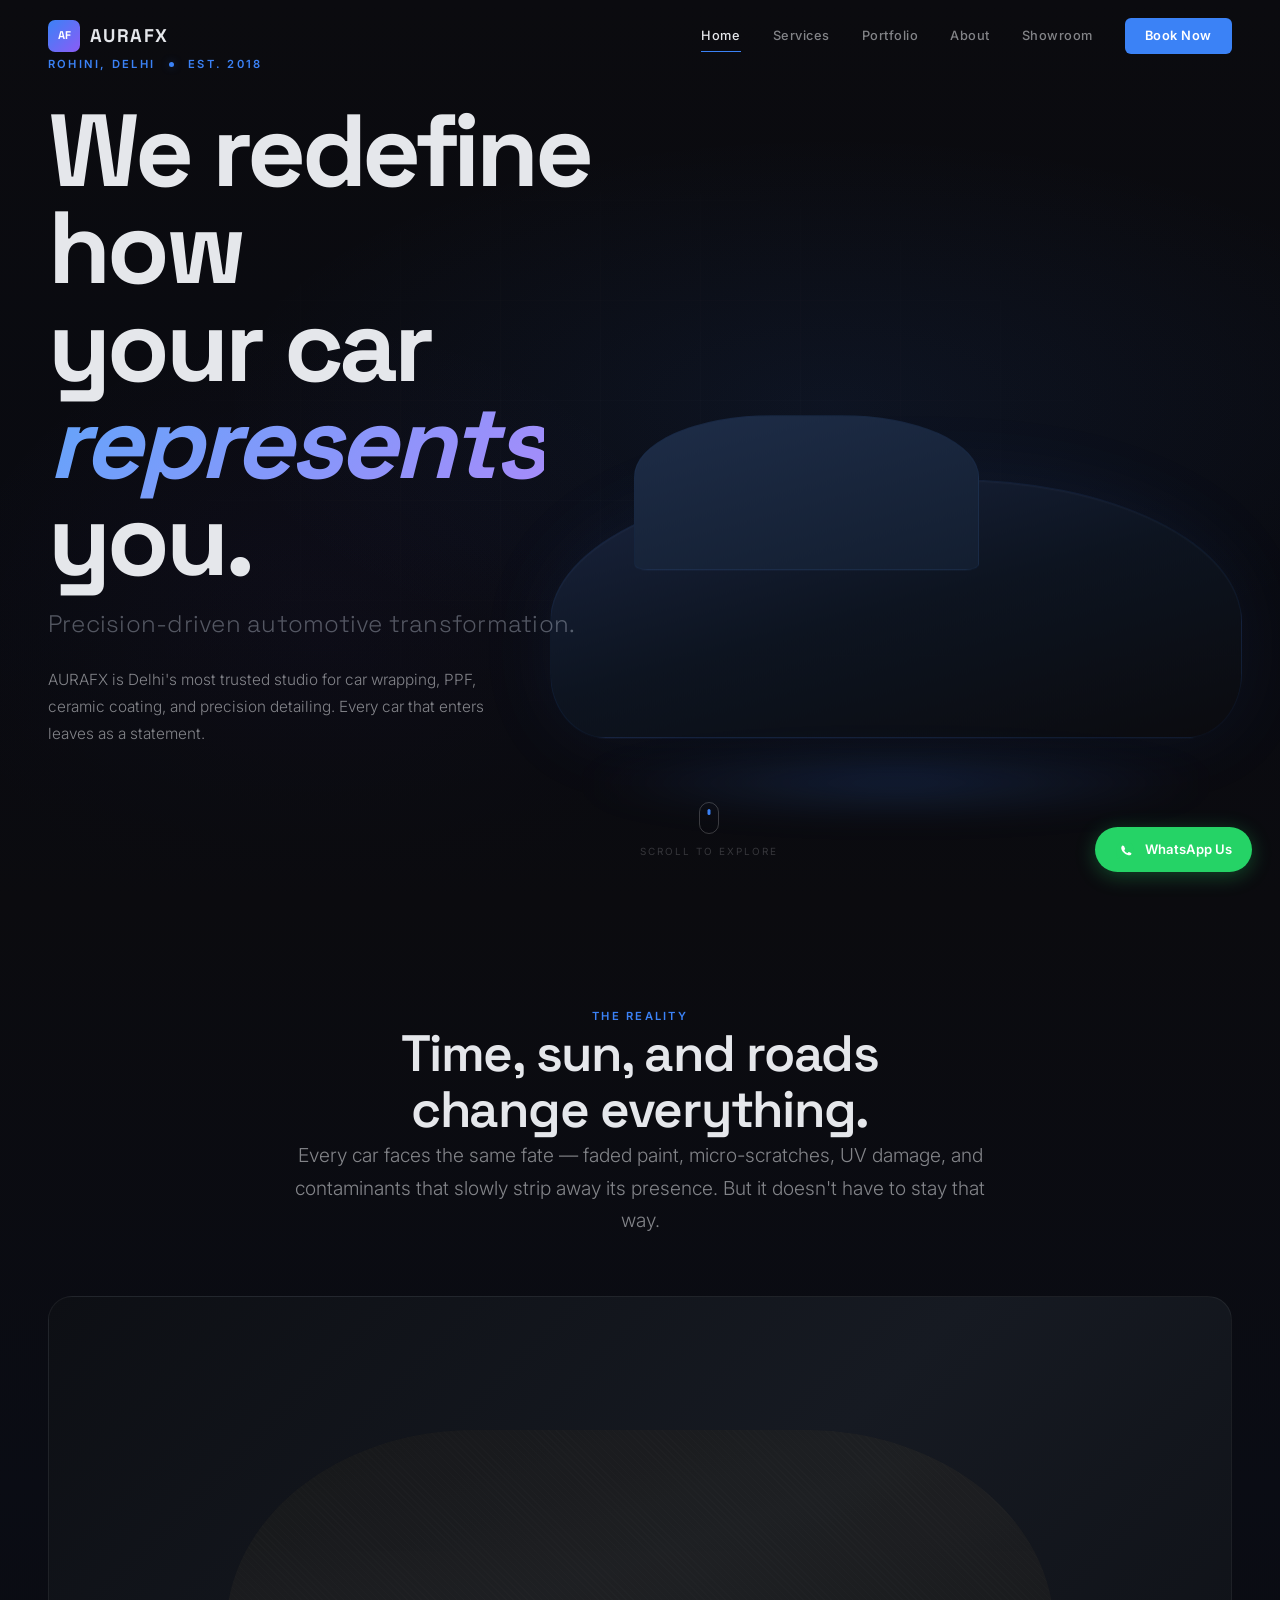
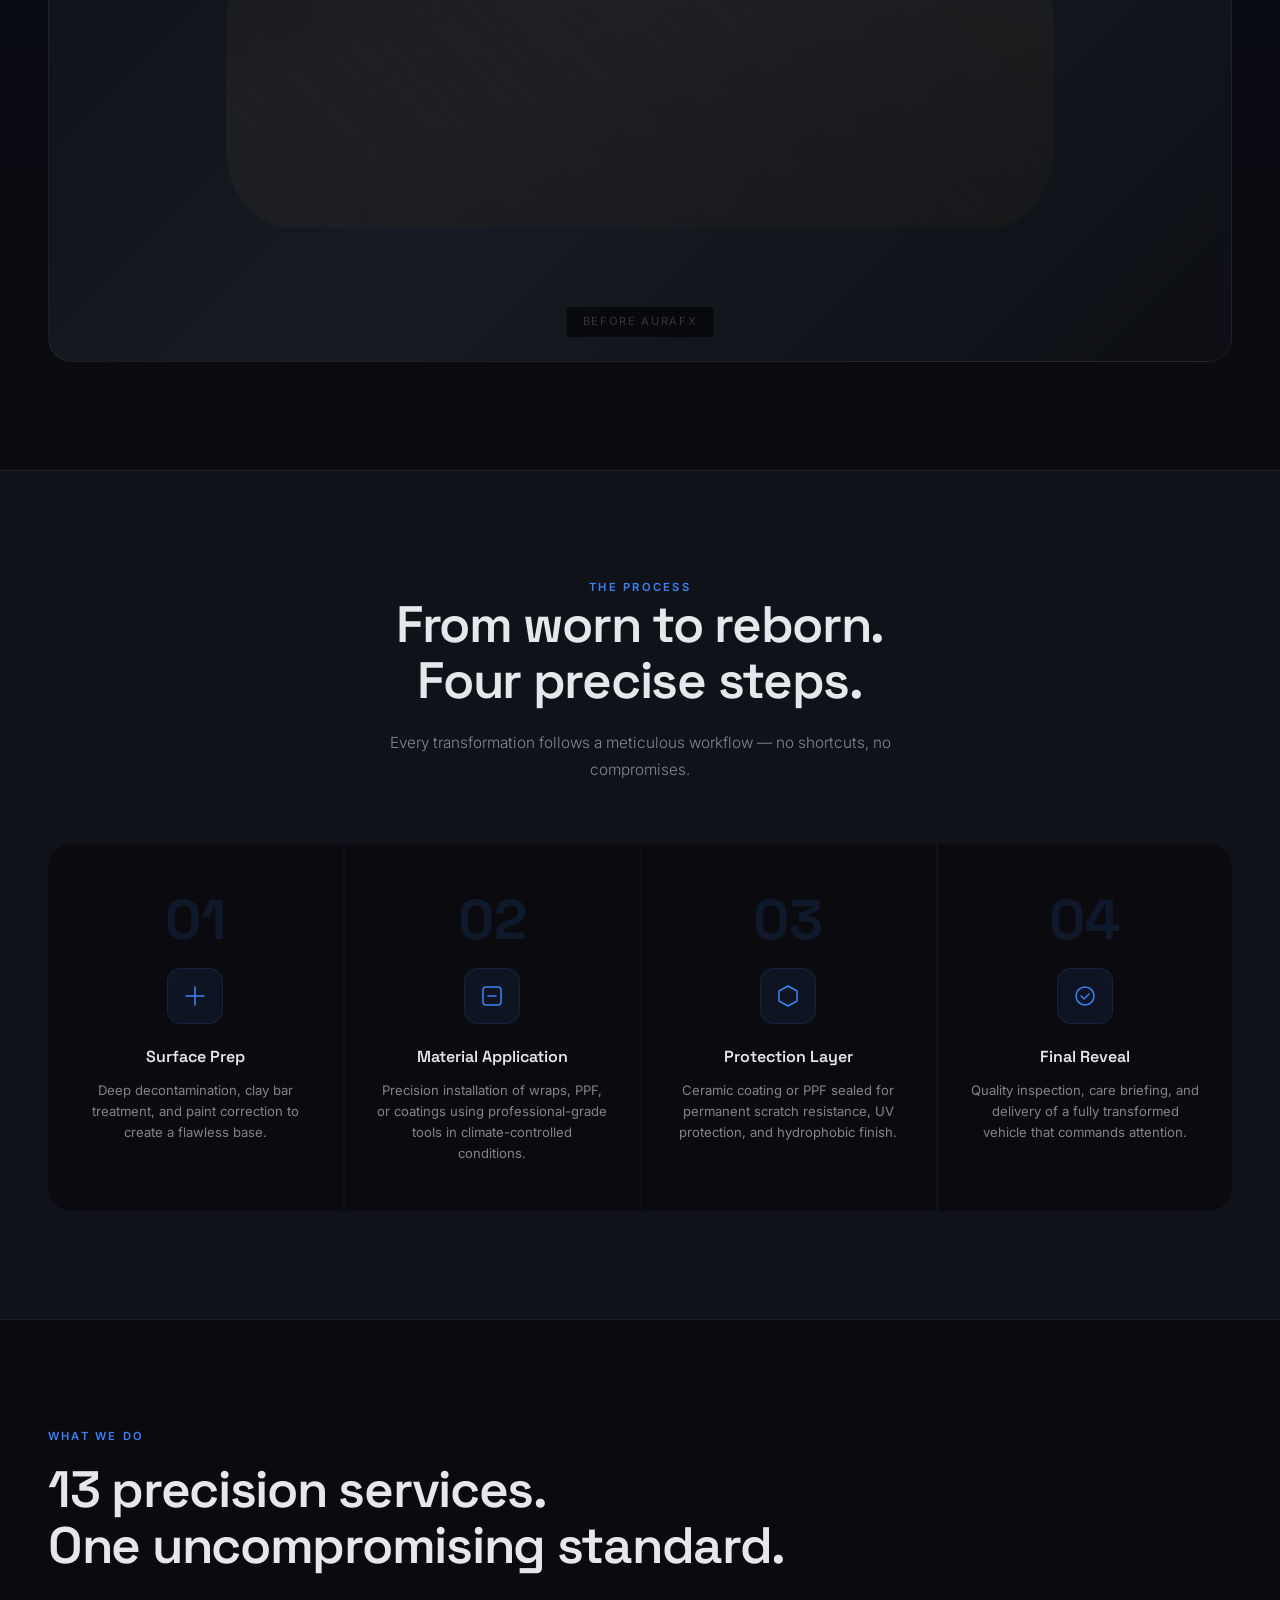
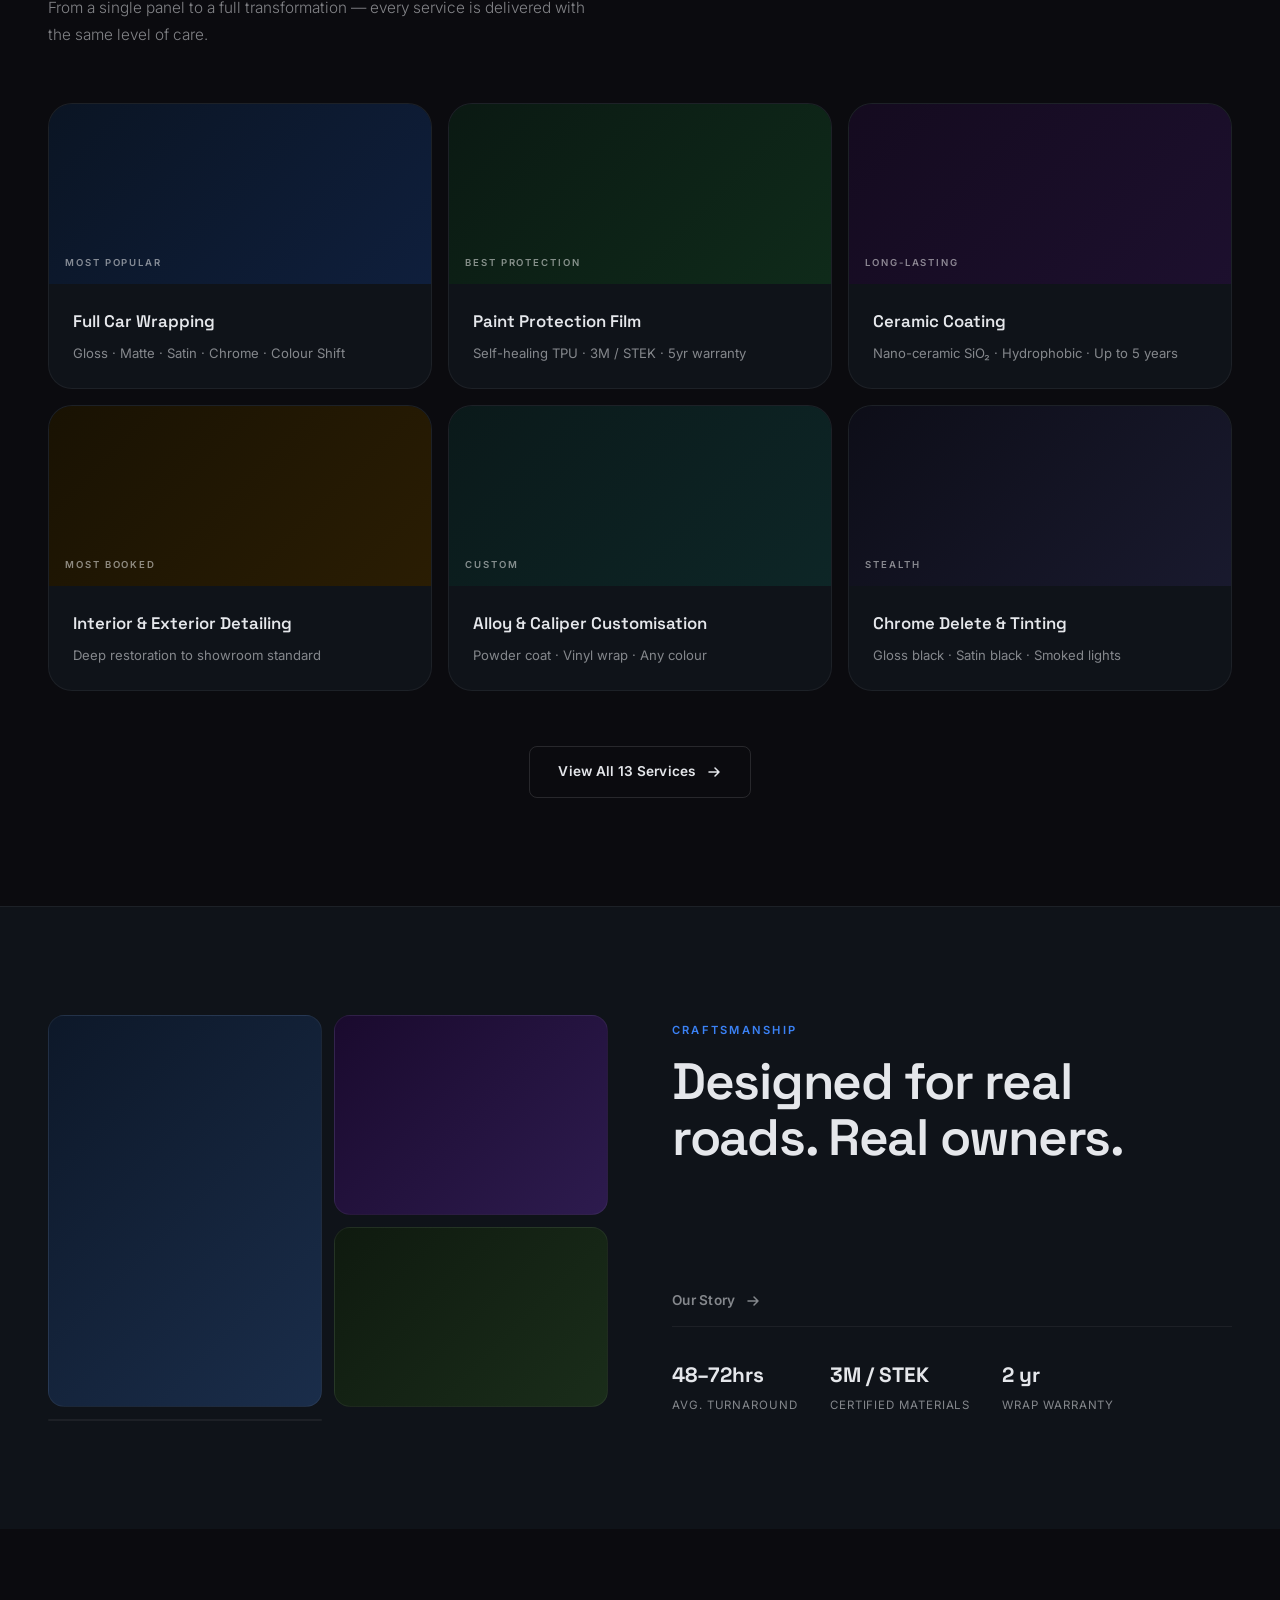
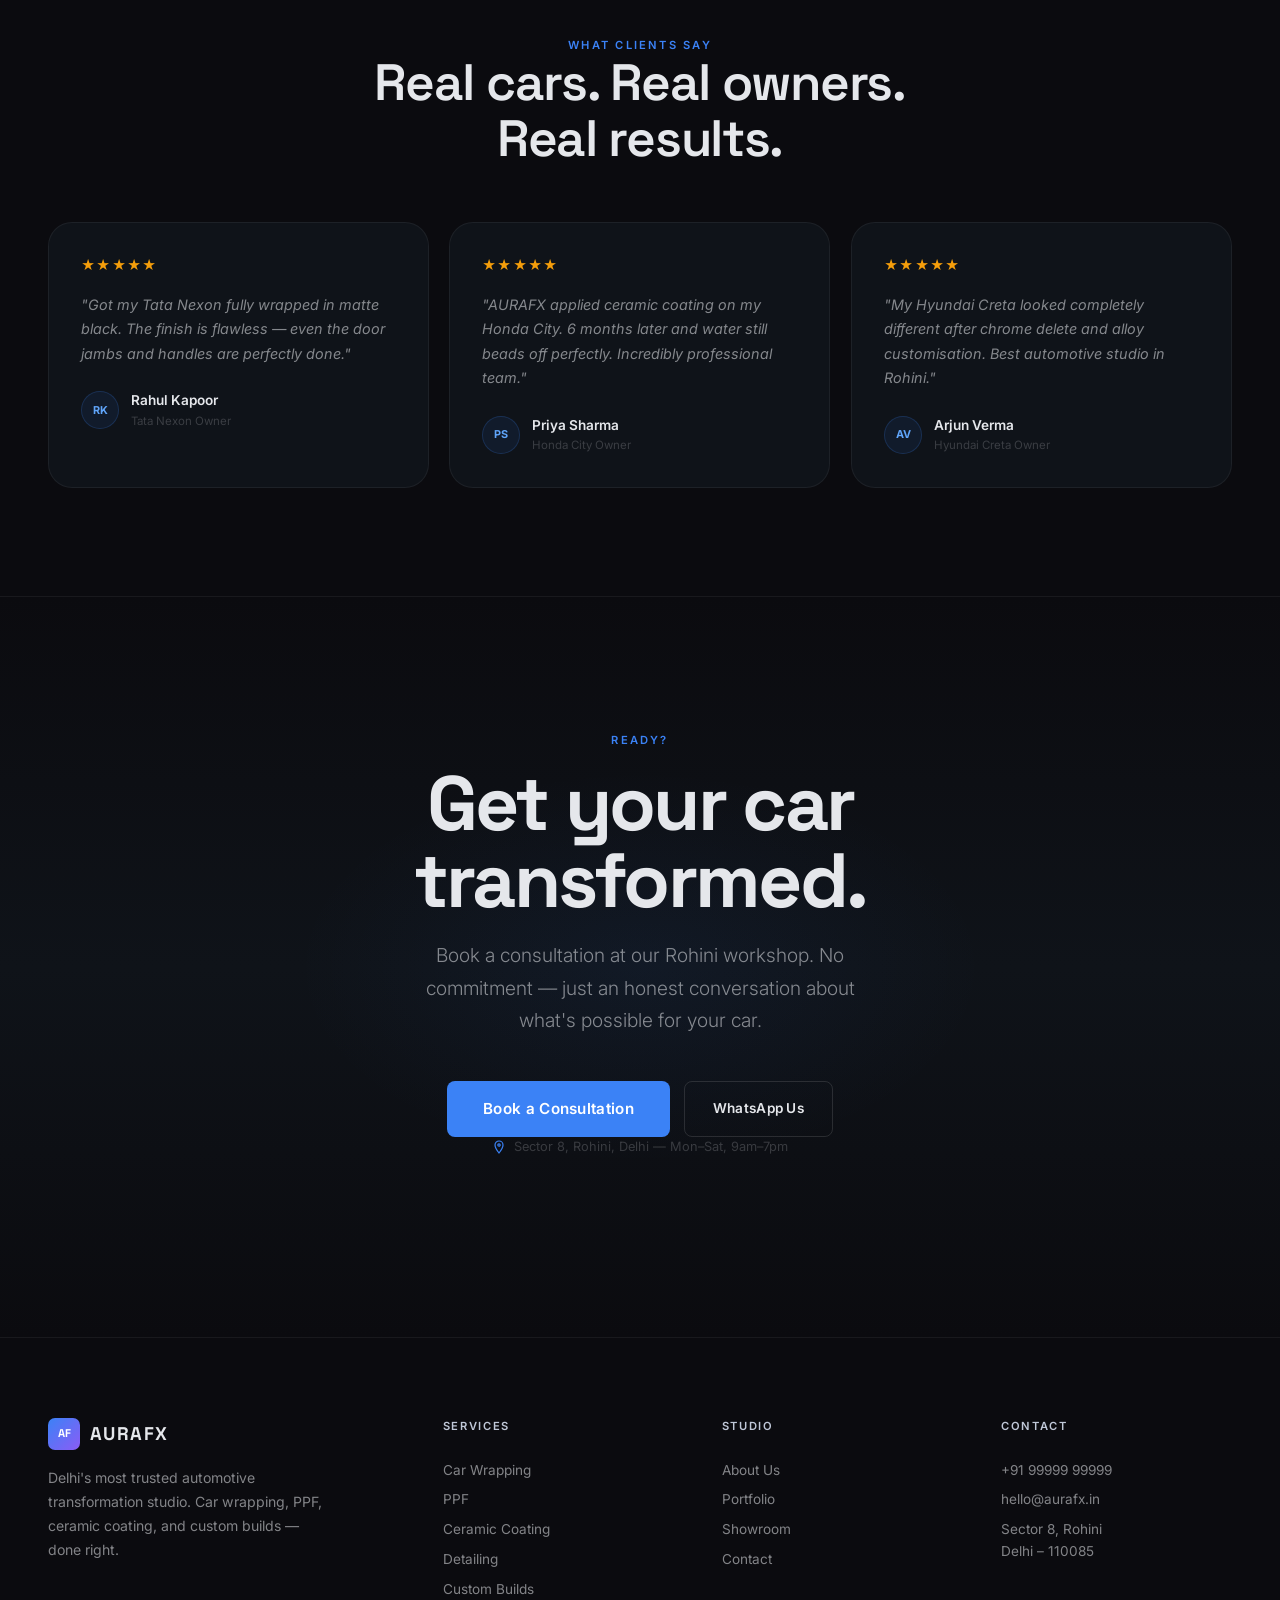
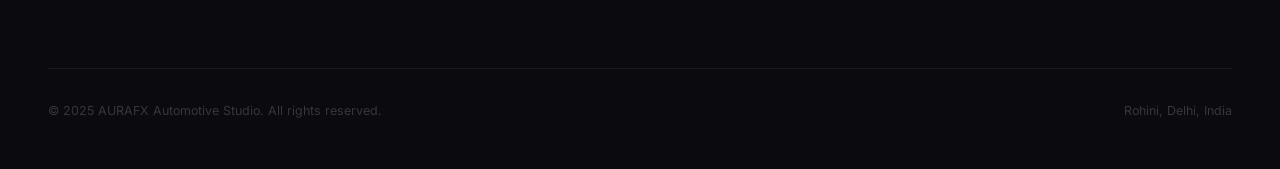
<file: index.html>
<!DOCTYPE html>
<html lang="en">
<head>
<meta charset="UTF-8"/>
<meta name="viewport" content="width=device-width, initial-scale=1.0"/>
<title>AURAFX Automotive Studio — Precision. Protection. Personality.</title>
<meta name="description" content="Delhi's premier car wrapping, PPF, ceramic coating and detailing studio in Rohini. We redefine how your car looks, feels, and performs."/>
<link rel="stylesheet" href="style.css"/>
<link rel="stylesheet" href="index.css"/>
</head>
<body>

<!-- ═══ NAVIGATION ═══ -->
<nav class="nav" id="mainNav">
  <a href="index.html" class="nav-logo">
    <div class="nav-logo-mark">AF</div>
    <span>AURAFX</span>
  </a>
  <div class="nav-links">
    <a href="index.html" class="active">Home</a>
    <a href="services.html">Services</a>
    <a href="portfolio.html">Portfolio</a>
    <a href="about.html">About</a>
    <a href="showroom.html">Showroom</a>
    <a href="contact.html" class="nav-cta">Book Now</a>
  </div>
  <div class="nav-hamburger" id="hamburger">
    <span></span><span></span><span></span>
  </div>
</nav>
<div class="nav-drawer" id="navDrawer">
  <a href="index.html">Home</a>
  <a href="services.html">Services</a>
  <a href="portfolio.html">Portfolio</a>
  <a href="about.html">About</a>
  <a href="showroom.html">Showroom</a>
  <a href="contact.html">Book Now</a>
</div>

<!-- ═══ SCENE 1 — IMMERSION ═══ -->
<section class="scene-immersion">
  <div class="scene-immersion__bg">
    <div class="scene-immersion__gradient"></div>
    <div class="scene-immersion__grid"></div>
    <div class="scene-immersion__fog"></div>
  </div>

  <div class="scene-immersion__stage parallax-slow">
    <div class="car-reveal">
      <div class="car-reveal__spotlight"></div>
      <div class="car-reveal__body"></div>
      <div class="car-reveal__glow"></div>
    </div>
  </div>

  <div class="scene-immersion__content">
    <div class="hero-eyebrow reveal">
      <span class="label">Rohini, Delhi</span>
      <span class="hero-eyebrow__dot"></span>
      <span class="label">Est. 2018</span>
    </div>

    <h1 class="display-hero hero-headline reveal reveal-d1">
      We redefine how<br/>your car <em>represents</em> you.
    </h1>

    <p class="hero-subline reveal reveal-d2">
      Precision-driven automotive transformation.
    </p>

    <p class="body-lg hero-desc reveal reveal-d3">
      AURAFX is Delhi's most trusted studio for car wrapping, PPF, ceramic coating, and precision detailing. Every car that enters leaves as a statement.
    </p>

    <div class="hero-actions reveal reveal-d4">
      <a href="services.html" class="btn btn-primary">
        Explore Services
        <svg width="16" height="16" viewBox="0 0 16 16" fill="none"><path d="M3 8h10M9 4l4 4-4 4" stroke="currentColor" stroke-width="1.5" stroke-linecap="round" stroke-linejoin="round"/></svg>
      </a>
      <a href="contact.html" class="btn btn-outline">Book Consultation</a>
    </div>
  </div>

  <!-- Scroll indicator -->
  <div class="scroll-indicator reveal reveal-d5">
    <div class="scroll-indicator__mouse">
      <div class="scroll-indicator__dot"></div>
    </div>
    <span class="scroll-indicator__text">Scroll to explore</span>
  </div>

  <!-- Stats -->
  <div class="hero-stats">
    <div class="hero-stat reveal reveal-d2">
      <div class="hero-stat__number" data-count="800">0</div>
      <div class="hero-stat__label">Cars Done</div>
    </div>
    <div class="hero-stat reveal reveal-d3">
      <div class="hero-stat__number" data-count="6">0</div>
      <div class="hero-stat__label">Years</div>
    </div>
    <div class="hero-stat reveal reveal-d4">
      <div class="hero-stat__number" data-count="13">0</div>
      <div class="hero-stat__label">Services</div>
    </div>
  </div>
</section>

<!-- ═══ SCENE 2 — PROBLEM STATE ═══ -->
<section class="scene-problem section">
  <div class="scene-problem__bg"></div>
  <div class="container">
    <div class="scene-problem__content">
      <p class="label reveal">The Reality</p>
      <h2 class="display-lg reveal reveal-d1">Time, sun, and roads<br/>change everything.</h2>
      <p class="body-xl reveal reveal-d2">Every car faces the same fate — faded paint, micro-scratches, UV damage, and contaminants that slowly strip away its presence. But it doesn't have to stay that way.</p>
    </div>

    <div class="scene-problem__visual reveal-scale reveal-d3">
      <div class="scene-problem__car-worn"></div>
      <span class="scene-problem__overlay-text">Before AURAFX</span>
    </div>
  </div>
</section>

<!-- ═══ SCENE 3 — TRANSFORMATION PROCESS ═══ -->
<section class="scene-transform section">
  <div class="container">
    <div class="section-header center">
      <p class="label reveal">The Process</p>
      <h2 class="display-lg reveal reveal-d1">From worn to reborn.<br/>Four precise steps.</h2>
      <p class="body-lg reveal reveal-d2">Every transformation follows a meticulous workflow — no shortcuts, no compromises.</p>
    </div>

    <div class="transform-steps">
      <div class="transform-step reveal reveal-d1">
        <div class="transform-step__number">01</div>
        <div class="transform-step__icon">
          <svg width="24" height="24" viewBox="0 0 24 24" fill="none"><path d="M12 3v18M3 12h18" stroke="#3B82F6" stroke-width="1.5" stroke-linecap="round"/></svg>
        </div>
        <h3 class="transform-step__title">Surface Prep</h3>
        <p class="transform-step__desc">Deep decontamination, clay bar treatment, and paint correction to create a flawless base.</p>
      </div>

      <div class="transform-step reveal reveal-d2">
        <div class="transform-step__number">02</div>
        <div class="transform-step__icon">
          <svg width="24" height="24" viewBox="0 0 24 24" fill="none"><rect x="3" y="3" width="18" height="18" rx="3" stroke="#3B82F6" stroke-width="1.5"/><path d="M8 12h8" stroke="#3B82F6" stroke-width="1.5" stroke-linecap="round"/></svg>
        </div>
        <h3 class="transform-step__title">Material Application</h3>
        <p class="transform-step__desc">Precision installation of wraps, PPF, or coatings using professional-grade tools in climate-controlled conditions.</p>
      </div>

      <div class="transform-step reveal reveal-d3">
        <div class="transform-step__number">03</div>
        <div class="transform-step__icon">
          <svg width="24" height="24" viewBox="0 0 24 24" fill="none"><path d="M12 2L3 7v10l9 5 9-5V7l-9-5Z" stroke="#3B82F6" stroke-width="1.5" stroke-linejoin="round"/></svg>
        </div>
        <h3 class="transform-step__title">Protection Layer</h3>
        <p class="transform-step__desc">Ceramic coating or PPF sealed for permanent scratch resistance, UV protection, and hydrophobic finish.</p>
      </div>

      <div class="transform-step reveal reveal-d4">
        <div class="transform-step__number">04</div>
        <div class="transform-step__icon">
          <svg width="24" height="24" viewBox="0 0 24 24" fill="none"><circle cx="12" cy="12" r="9" stroke="#3B82F6" stroke-width="1.5"/><path d="M8 12l3 3 5-5" stroke="#3B82F6" stroke-width="1.5" stroke-linecap="round" stroke-linejoin="round"/></svg>
        </div>
        <h3 class="transform-step__title">Final Reveal</h3>
        <p class="transform-step__desc">Quality inspection, care briefing, and delivery of a fully transformed vehicle that commands attention.</p>
      </div>
    </div>
  </div>
</section>

<!-- ═══ SCENE 4 — SERVICES PREVIEW ═══ -->
<section class="scene-services section">
  <div class="container">
    <div class="section-header">
      <p class="label reveal">What We Do</p>
      <h2 class="display-lg reveal reveal-d1">13 precision services.<br/>One uncompromising standard.</h2>
      <p class="body-lg reveal reveal-d2">From a single panel to a full transformation — every service is delivered with the same level of care.</p>
    </div>

    <div class="services-grid">
      <a href="services.html" class="service-preview-card reveal reveal-d1">
        <div class="service-preview-card__visual">
          <div class="service-preview-card__gradient" style="background:linear-gradient(135deg,#0a1525,#0f2040);"></div>
          <span class="service-preview-card__label">Most Popular</span>
        </div>
        <div class="service-preview-card__body">
          <h3 class="service-preview-card__title">Full Car Wrapping</h3>
          <p class="service-preview-card__text">Gloss · Matte · Satin · Chrome · Colour Shift</p>
        </div>
        <div class="service-preview-card__arrow">
          <svg width="14" height="14" viewBox="0 0 14 14" fill="none"><path d="M3 7h8M8 4l3 3-3 3" stroke="#fff" stroke-width="1.5" stroke-linecap="round"/></svg>
        </div>
      </a>

      <a href="services.html" class="service-preview-card reveal reveal-d2">
        <div class="service-preview-card__visual">
          <div class="service-preview-card__gradient" style="background:linear-gradient(135deg,#0a1a12,#0f2d1a);"></div>
          <span class="service-preview-card__label">Best Protection</span>
        </div>
        <div class="service-preview-card__body">
          <h3 class="service-preview-card__title">Paint Protection Film</h3>
          <p class="service-preview-card__text">Self-healing TPU · 3M / STEK · 5yr warranty</p>
        </div>
        <div class="service-preview-card__arrow">
          <svg width="14" height="14" viewBox="0 0 14 14" fill="none"><path d="M3 7h8M8 4l3 3-3 3" stroke="#fff" stroke-width="1.5" stroke-linecap="round"/></svg>
        </div>
      </a>

      <a href="services.html" class="service-preview-card reveal reveal-d3">
        <div class="service-preview-card__visual">
          <div class="service-preview-card__gradient" style="background:linear-gradient(135deg,#150a20,#1e0f30);"></div>
          <span class="service-preview-card__label">Long-lasting</span>
        </div>
        <div class="service-preview-card__body">
          <h3 class="service-preview-card__title">Ceramic Coating</h3>
          <p class="service-preview-card__text">Nano-ceramic SiO₂ · Hydrophobic · Up to 5 years</p>
        </div>
        <div class="service-preview-card__arrow">
          <svg width="14" height="14" viewBox="0 0 14 14" fill="none"><path d="M3 7h8M8 4l3 3-3 3" stroke="#fff" stroke-width="1.5" stroke-linecap="round"/></svg>
        </div>
      </a>

      <a href="services.html" class="service-preview-card reveal reveal-d1">
        <div class="service-preview-card__visual">
          <div class="service-preview-card__gradient" style="background:linear-gradient(135deg,#1a1200,#2d1e00);"></div>
          <span class="service-preview-card__label">Most Booked</span>
        </div>
        <div class="service-preview-card__body">
          <h3 class="service-preview-card__title">Interior & Exterior Detailing</h3>
          <p class="service-preview-card__text">Deep restoration to showroom standard</p>
        </div>
        <div class="service-preview-card__arrow">
          <svg width="14" height="14" viewBox="0 0 14 14" fill="none"><path d="M3 7h8M8 4l3 3-3 3" stroke="#fff" stroke-width="1.5" stroke-linecap="round"/></svg>
        </div>
      </a>

      <a href="services.html" class="service-preview-card reveal reveal-d2">
        <div class="service-preview-card__visual">
          <div class="service-preview-card__gradient" style="background:linear-gradient(135deg,#0a1a1a,#0d2828);"></div>
          <span class="service-preview-card__label">Custom</span>
        </div>
        <div class="service-preview-card__body">
          <h3 class="service-preview-card__title">Alloy & Caliper Customisation</h3>
          <p class="service-preview-card__text">Powder coat · Vinyl wrap · Any colour</p>
        </div>
        <div class="service-preview-card__arrow">
          <svg width="14" height="14" viewBox="0 0 14 14" fill="none"><path d="M3 7h8M8 4l3 3-3 3" stroke="#fff" stroke-width="1.5" stroke-linecap="round"/></svg>
        </div>
      </a>

      <a href="services.html" class="service-preview-card reveal reveal-d3">
        <div class="service-preview-card__visual">
          <div class="service-preview-card__gradient" style="background:linear-gradient(135deg,#0d0d18,#1a1a30);"></div>
          <span class="service-preview-card__label">Stealth</span>
        </div>
        <div class="service-preview-card__body">
          <h3 class="service-preview-card__title">Chrome Delete & Tinting</h3>
          <p class="service-preview-card__text">Gloss black · Satin black · Smoked lights</p>
        </div>
        <div class="service-preview-card__arrow">
          <svg width="14" height="14" viewBox="0 0 14 14" fill="none"><path d="M3 7h8M8 4l3 3-3 3" stroke="#fff" stroke-width="1.5" stroke-linecap="round"/></svg>
        </div>
      </a>
    </div>

    <div style="text-align:center;margin-top:56px;" class="reveal reveal-d4">
      <a href="services.html" class="btn btn-outline">
        View All 13 Services
        <svg width="16" height="16" viewBox="0 0 16 16" fill="none"><path d="M3 8h10M9 4l4 4-4 4" stroke="currentColor" stroke-width="1.5" stroke-linecap="round" stroke-linejoin="round"/></svg>
      </a>
    </div>
  </div>
</section>

<!-- ═══ SCENE 5 — CRAFT & DETAIL ═══ -->
<section class="scene-craft section">
  <div class="container">
    <div class="craft-grid">
      <div class="craft-visual">
        <div class="craft-tile craft-tile--tall craft-tile-1 reveal reveal-d1"></div>
        <div class="craft-tile craft-tile-2 reveal reveal-d2"></div>
        <div class="craft-tile craft-tile-3 reveal reveal-d3"></div>
        <div class="craft-tile craft-tile-4 reveal reveal-d4"></div>
      </div>
      <div class="craft-text">
        <p class="label reveal">Craftsmanship</p>
        <h2 class="display-lg reveal reveal-d1">Designed for real<br/>roads. Real owners.</h2>
        <p class="body-lg reveal reveal-d2">Our technicians don't cut corners — on door jambs, handles, or pillars. Every edge is wrapped. Every panel is perfect. Because details define quality.</p>
        <a href="about.html" class="btn btn-ghost reveal reveal-d3">
          Our Story
          <svg width="16" height="16" viewBox="0 0 16 16" fill="none"><path d="M3 8h10M9 4l4 4-4 4" stroke="currentColor" stroke-width="1.5" stroke-linecap="round" stroke-linejoin="round"/></svg>
        </a>
        <div class="craft-stats reveal reveal-d4">
          <div>
            <div class="craft-stat__value">48–72hrs</div>
            <div class="craft-stat__label">Avg. Turnaround</div>
          </div>
          <div>
            <div class="craft-stat__value">3M / STEK</div>
            <div class="craft-stat__label">Certified Materials</div>
          </div>
          <div>
            <div class="craft-stat__value">2 yr</div>
            <div class="craft-stat__label">Wrap Warranty</div>
          </div>
        </div>
      </div>
    </div>
  </div>
</section>

<!-- ═══ SCENE 6 — TESTIMONIALS ═══ -->
<section class="scene-testimonials section">
  <div class="container">
    <div class="section-header center">
      <p class="label reveal">What Clients Say</p>
      <h2 class="display-lg reveal reveal-d1">Real cars. Real owners.<br/>Real results.</h2>
    </div>

    <div class="testimonials-grid">
      <div class="testimonial-card reveal reveal-d1">
        <div class="testimonial-card__stars">★★★★★</div>
        <p class="testimonial-card__text">"Got my Tata Nexon fully wrapped in matte black. The finish is flawless — even the door jambs and handles are perfectly done."</p>
        <div class="testimonial-card__author">
          <div class="testimonial-card__avatar">RK</div>
          <div>
            <div class="testimonial-card__name">Rahul Kapoor</div>
            <div class="testimonial-card__car">Tata Nexon Owner</div>
          </div>
        </div>
      </div>

      <div class="testimonial-card reveal reveal-d2">
        <div class="testimonial-card__stars">★★★★★</div>
        <p class="testimonial-card__text">"AURAFX applied ceramic coating on my Honda City. 6 months later and water still beads off perfectly. Incredibly professional team."</p>
        <div class="testimonial-card__author">
          <div class="testimonial-card__avatar">PS</div>
          <div>
            <div class="testimonial-card__name">Priya Sharma</div>
            <div class="testimonial-card__car">Honda City Owner</div>
          </div>
        </div>
      </div>

      <div class="testimonial-card reveal reveal-d3">
        <div class="testimonial-card__stars">★★★★★</div>
        <p class="testimonial-card__text">"My Hyundai Creta looked completely different after chrome delete and alloy customisation. Best automotive studio in Rohini."</p>
        <div class="testimonial-card__author">
          <div class="testimonial-card__avatar">AV</div>
          <div>
            <div class="testimonial-card__name">Arjun Verma</div>
            <div class="testimonial-card__car">Hyundai Creta Owner</div>
          </div>
        </div>
      </div>
    </div>
  </div>
</section>

<!-- ═══ SCENE 7 — FINAL CTA ═══ -->
<section class="scene-cta">
  <div class="scene-cta__bg"></div>
  <div class="scene-cta__glow"></div>
  <div class="container">
    <div class="scene-cta__content">
      <p class="label reveal">Ready?</p>
      <h2 class="display-xl reveal reveal-d1">Get your car<br/>transformed.</h2>
      <p class="body-xl reveal reveal-d2">Book a consultation at our Rohini workshop. No commitment — just an honest conversation about what's possible for your car.</p>
      <div class="cta-buttons reveal reveal-d3">
        <a href="contact.html" class="btn btn-primary" style="padding:16px 36px;font-size:0.95rem;">Book a Consultation</a>
        <a href="https://wa.me/919999999999?text=Hi%20AURAFX!%20I'd%20like%20to%20book%20a%20consultation." class="btn btn-outline" target="_blank" rel="noopener">WhatsApp Us</a>
      </div>
      <p class="scene-cta__location reveal reveal-d4">
        <svg width="14" height="14" viewBox="0 0 14 14" fill="none"><path d="M7 1a4 4 0 0 1 4 4c0 3-4 8-4 8S3 8 3 5a4 4 0 0 1 4-4Z" stroke="#3B82F6" stroke-width="1.2"/><circle cx="7" cy="5" r="1.2" stroke="#3B82F6" stroke-width="1.2"/></svg>
        Sector 8, Rohini, Delhi — Mon–Sat, 9am–7pm
      </p>
    </div>
  </div>
</section>

<!-- ═══ FOOTER ═══ -->
<footer class="footer">
  <div class="container">
    <div class="footer-grid">
      <div class="footer-brand">
        <a href="index.html" class="nav-logo" style="margin-bottom:0;">
          <div class="nav-logo-mark">AF</div>
          <span>AURAFX</span>
        </a>
        <p>Delhi's most trusted automotive transformation studio. Car wrapping, PPF, ceramic coating, and custom builds — done right.</p>
      </div>
      <div class="footer-col">
        <h4>Services</h4>
        <a href="services.html">Car Wrapping</a>
        <a href="services.html">PPF</a>
        <a href="services.html">Ceramic Coating</a>
        <a href="services.html">Detailing</a>
        <a href="services.html">Custom Builds</a>
      </div>
      <div class="footer-col">
        <h4>Studio</h4>
        <a href="about.html">About Us</a>
        <a href="portfolio.html">Portfolio</a>
        <a href="showroom.html">Showroom</a>
        <a href="contact.html">Contact</a>
      </div>
      <div class="footer-col">
        <h4>Contact</h4>
        <a href="tel:+919999999999">+91 99999 99999</a>
        <a href="mailto:hello@aurafx.in">hello@aurafx.in</a>
        <a href="contact.html">Sector 8, Rohini<br/>Delhi – 110085</a>
      </div>
    </div>
    <div class="footer-bottom">
      <span>© 2025 AURAFX Automotive Studio. All rights reserved.</span>
      <span>Rohini, Delhi, India</span>
    </div>
  </div>
</footer>

<!-- WhatsApp Float -->
<a href="https://wa.me/919999999999?text=Hi%20AURAFX!%20I'd%20like%20to%20book%20a%20consultation." class="whatsapp-float" target="_blank" rel="noopener">
  <svg width="20" height="20" viewBox="0 0 20 20" fill="none"><path d="M10 1C5.03 1 1 5.03 1 10c0 1.72.48 3.33 1.31 4.7L1 19l4.43-1.28A9 9 0 0 0 10 19c4.97 0 9-4.03 9-9s-4.03-9-9-9Z" fill="#25D366"/><path d="M7.4 6.5c.16-.33.48-.44.69-.44.18 0 .34.01.49.01.16 0 .4.06.62.51.24.49.8 1.88.87 2.01.07.13.12.28.02.45-.09.18-.13.29-.27.45-.13.16-.27.35-.39.45-.12.13-.26.26-.11.5.15.24.66 1.07 1.42 1.74.62.55 1.26.8 1.5.91.24.11.39.09.54-.06.15-.16.63-.74.8-.97.17-.24.33-.2.56-.12.24.08 1.49.7 1.74.83.25.12.41.19.47.29.06.1.06.57-.13 1.13-.2.55-1.14 1.08-1.57 1.12-.4.03-.78.16-2.62-.57-2.44-.94-4.47-3.43-4.6-3.61-.16-.2-1.2-1.59-1.2-3.02 0-1.44.75-2.14 1-2.41.27-.26.58-.26.76-.26l.59.26Z" fill="white"/></svg>
  <span>WhatsApp Us</span>
</a>

<script src="script.js"></script>
</body>
</html>
</file>
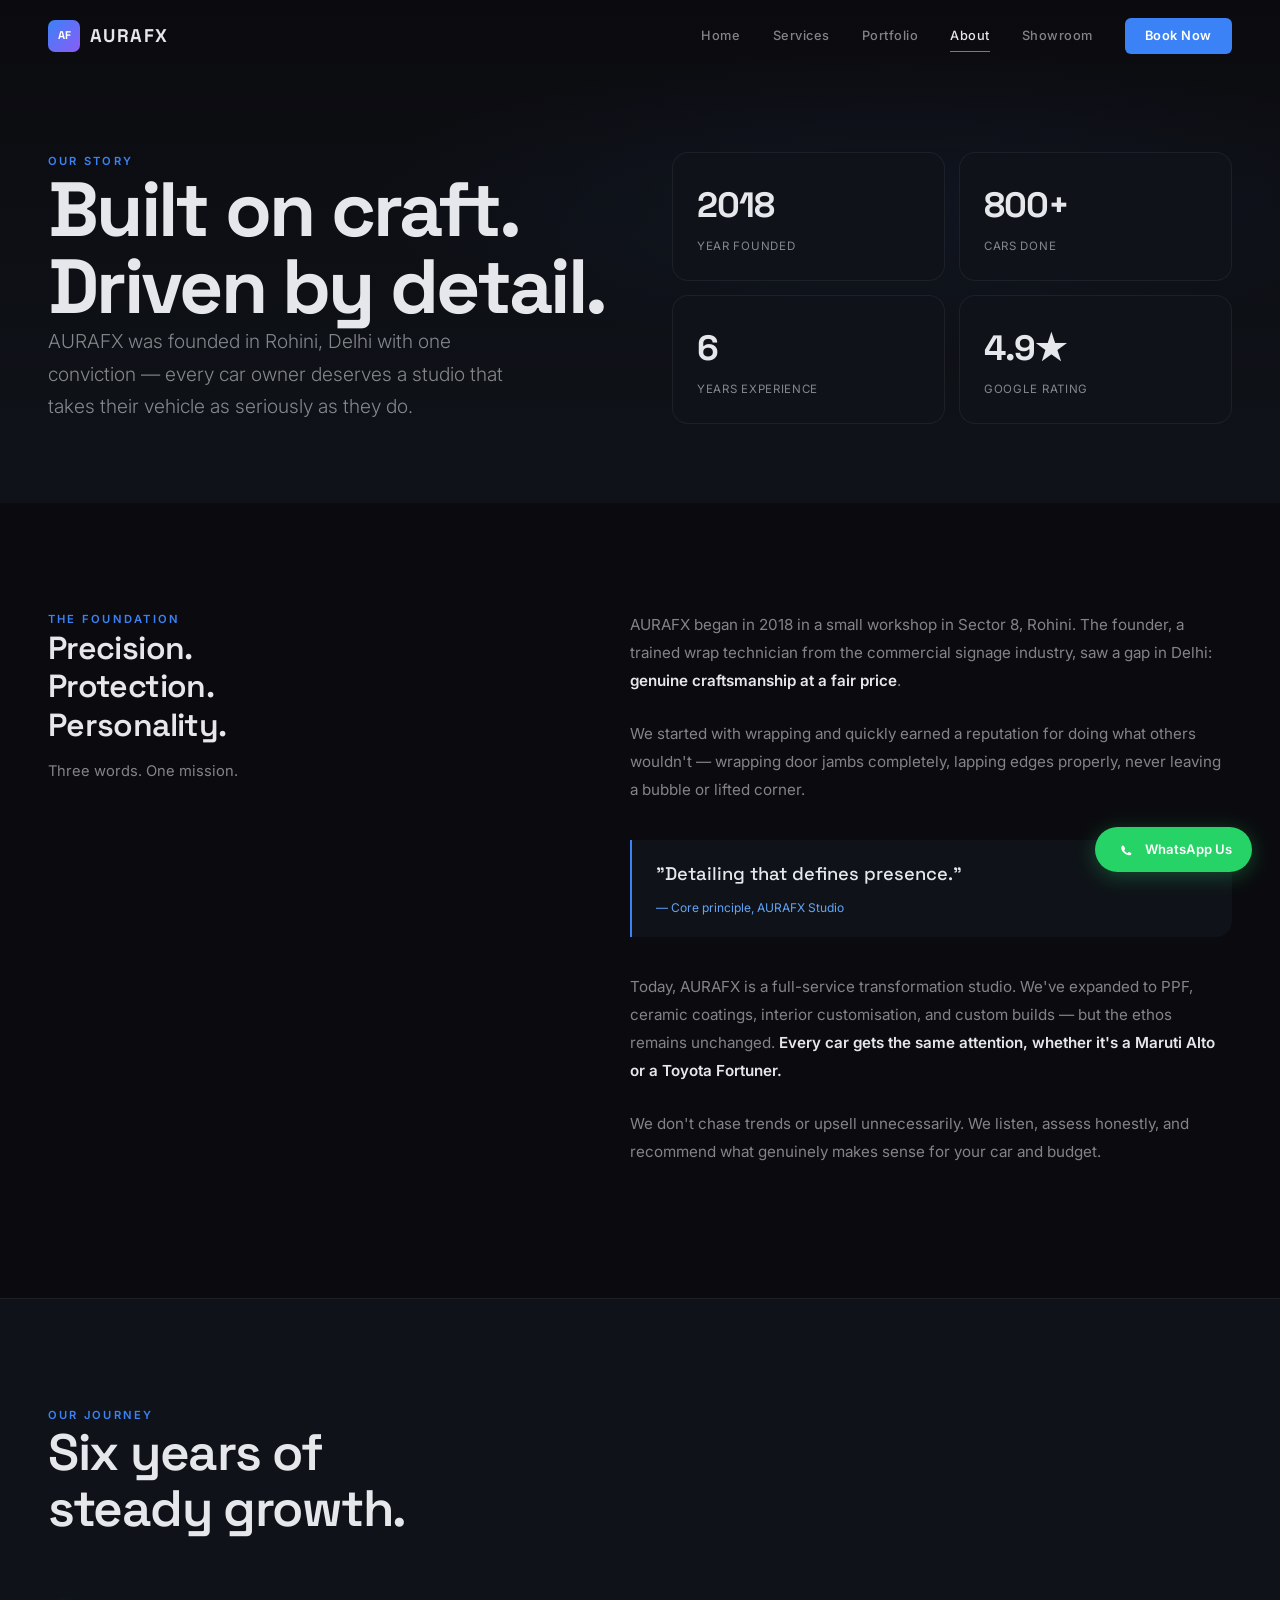
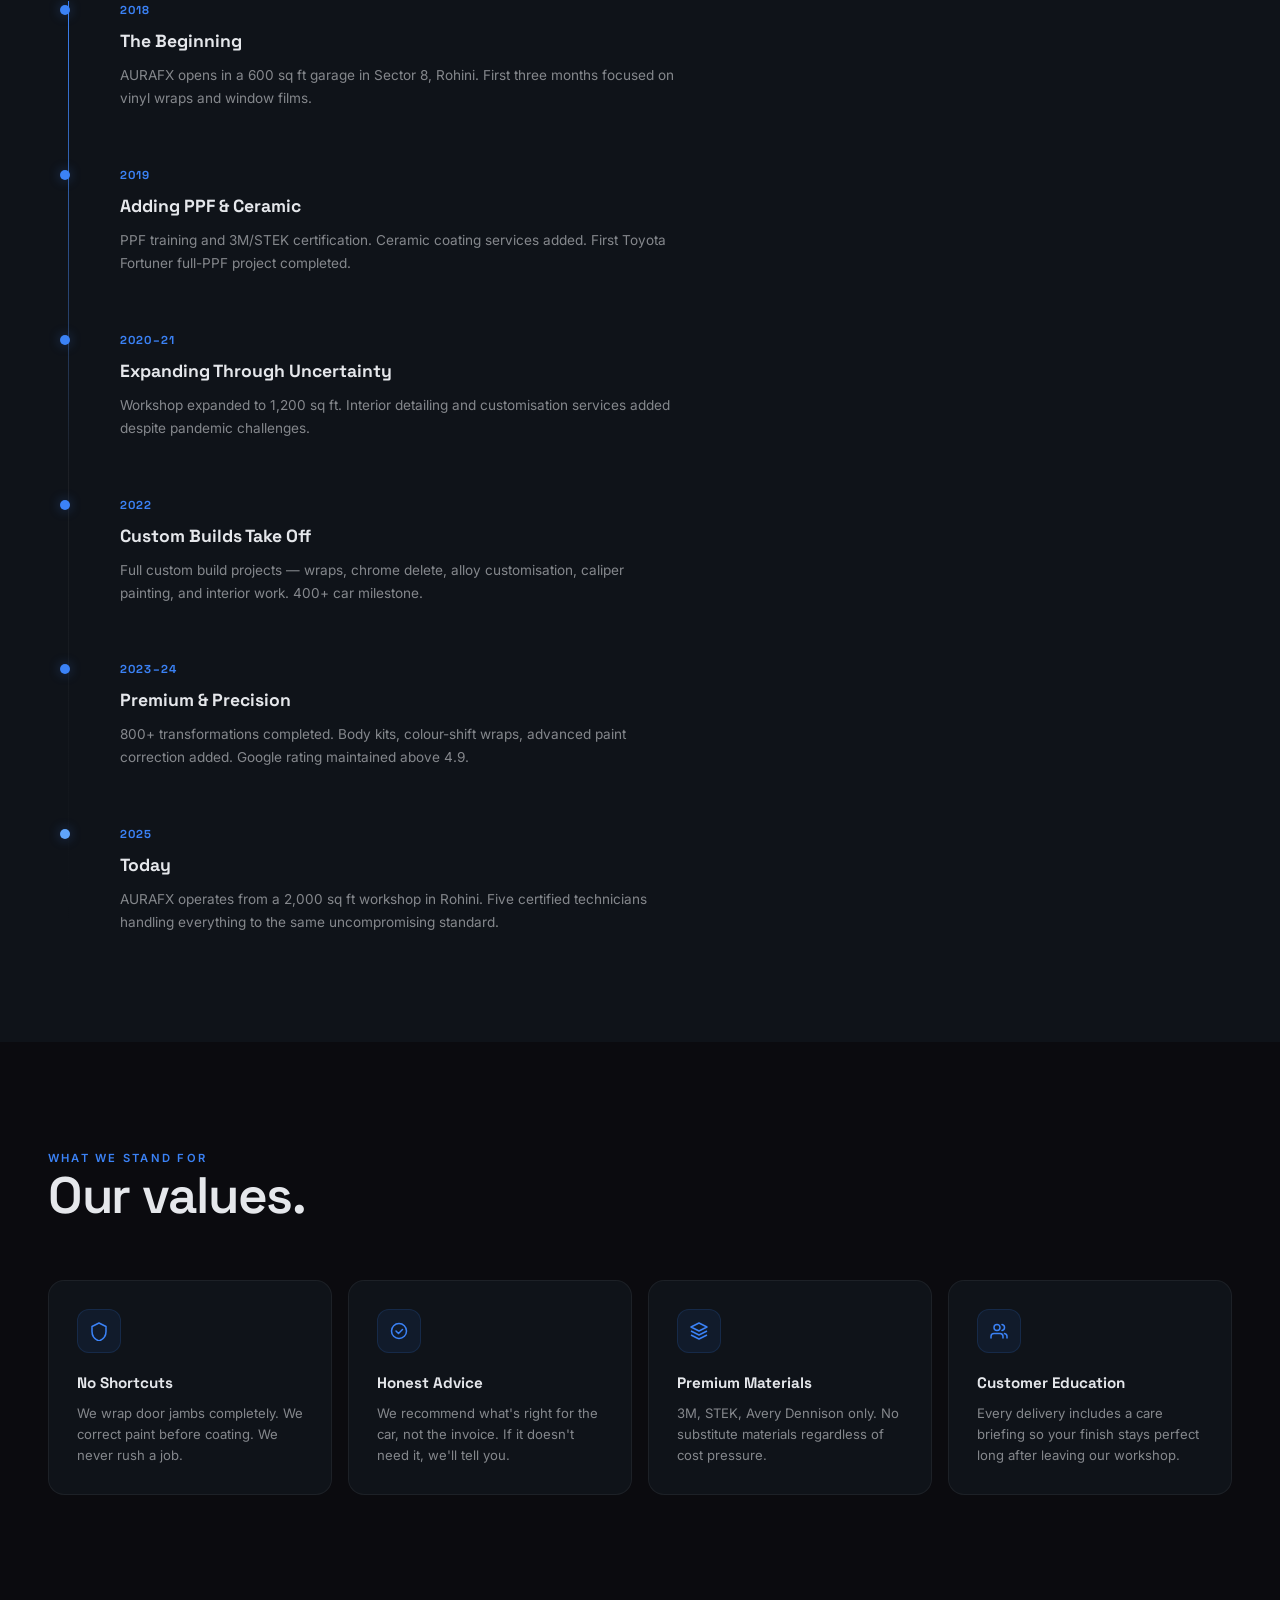
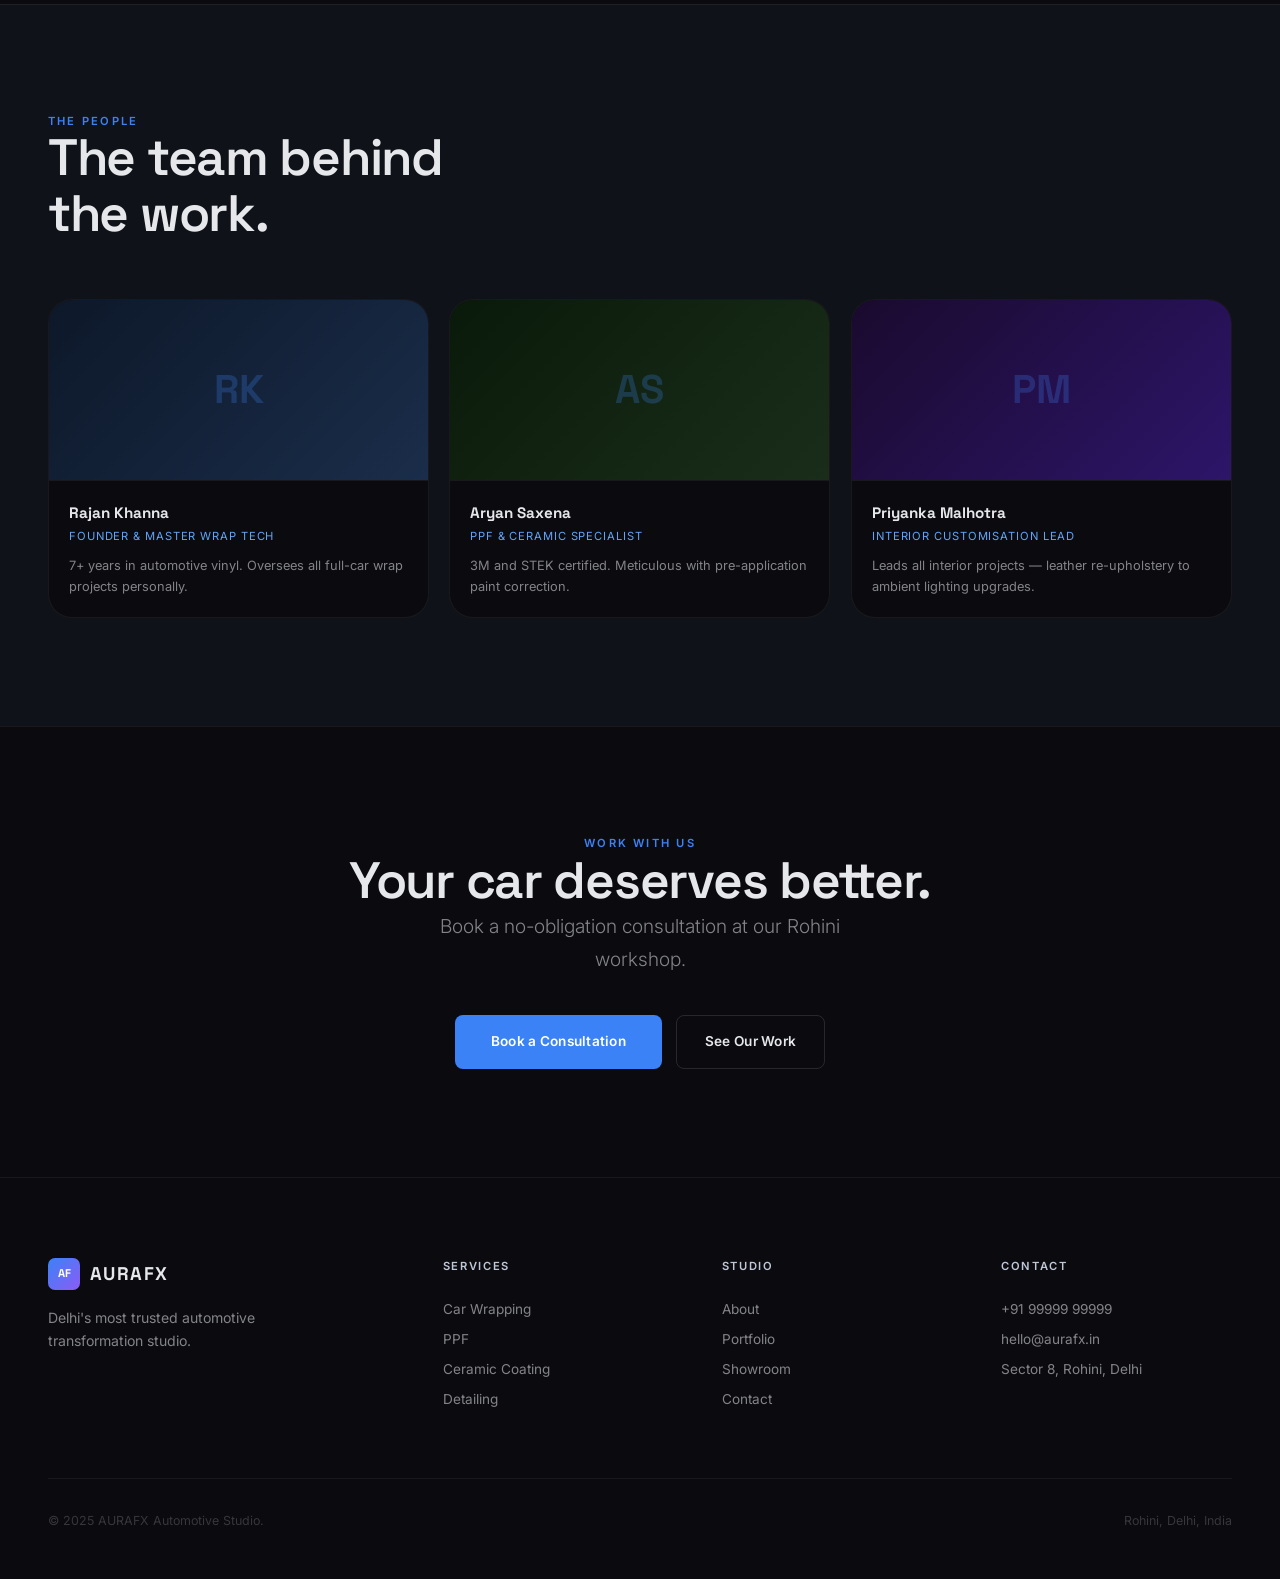
<file: about.html>
<!DOCTYPE html>
<html lang="en">
<head>
<meta charset="UTF-8"/>
<meta name="viewport" content="width=device-width, initial-scale=1.0"/>
<title>About — AURAFX Automotive Studio</title>
<meta name="description" content="The story behind AURAFX — a precision automotive transformation studio born in Rohini, Delhi."/>
<link rel="stylesheet" href="style.css"/>
<style>
.page-hero{padding:calc(var(--nav-h) + 80px) 0 80px;position:relative;overflow:hidden;}
.page-hero__bg{position:absolute;inset:0;background:radial-gradient(ellipse 70% 50% at 70% 40%,rgba(59,130,246,.06),transparent 60%),linear-gradient(180deg,var(--black),var(--surface));}
.page-hero__content{position:relative;z-index:1;}
.about-hero-grid{display:grid;grid-template-columns:1fr 1fr;gap:64px;align-items:center;}
.about-stats{display:grid;grid-template-columns:1fr 1fr;gap:14px;}
.about-stat{background:var(--surface);border:1px solid var(--border);border-radius:var(--radius);padding:24px;transition:border-color .4s,transform .4s var(--ease-out);}
.about-stat:hover{border-color:rgba(59,130,246,.25);transform:translateY(-4px);}
.about-stat__val{font-family:var(--font-display);font-size:2.2rem;font-weight:700;letter-spacing:-.03em;}
.about-stat__label{font-size:.72rem;color:var(--white-dim);letter-spacing:.06em;text-transform:uppercase;margin-top:4px;}
.story-section{padding:var(--section-pad) 0;}
.story-grid{display:grid;grid-template-columns:1fr 1.2fr;gap:80px;align-items:start;}
.story-sticky{position:sticky;top:calc(var(--nav-h) + 40px);}
.story-text p{font-size:.95rem;color:var(--white-dim);line-height:1.85;margin-bottom:24px;}
.story-text p strong{color:var(--white);font-weight:600;}
.story-quote{border-left:2px solid var(--blue);padding:20px 24px;margin:36px 0;background:var(--surface);border-radius:0 var(--radius) var(--radius) 0;}
.story-quote p{font-family:var(--font-display);font-size:1.15rem;font-weight:500;color:var(--white);line-height:1.5;margin:0;}
.story-quote cite{display:block;margin-top:10px;font-size:.75rem;color:var(--blue-bright);font-style:normal;}
</style>
</head>
<body>

<style>
.timeline-section{padding:var(--section-pad) 0;background:var(--surface);border-top:1px solid var(--border);}
.timeline{position:relative;padding-left:72px;margin-top:64px;}
.timeline::before{content:'';position:absolute;left:20px;top:0;bottom:0;width:1px;background:linear-gradient(180deg,var(--blue),var(--border),transparent);}
.tl-item{position:relative;margin-bottom:56px;}
.tl-item:last-child{margin-bottom:0;}
.tl-dot{position:absolute;left:-60px;top:4px;width:10px;height:10px;background:var(--blue);border-radius:50%;box-shadow:0 0 12px var(--blue-glow);}
.tl-year{font-family:var(--font-display);font-size:.72rem;font-weight:700;color:var(--blue);letter-spacing:.1em;text-transform:uppercase;margin-bottom:8px;}
.tl-item h3{font-family:var(--font-display);font-size:1.1rem;font-weight:700;margin-bottom:8px;}
.tl-item p{font-size:.85rem;color:var(--white-dim);line-height:1.7;max-width:560px;}
.values-section{padding:var(--section-pad) 0;}
.values-grid{display:grid;grid-template-columns:repeat(4,1fr);gap:16px;margin-top:56px;}
.value-card{background:var(--surface);border:1px solid var(--border);border-radius:var(--radius);padding:28px;transition:border-color .4s,transform .4s var(--ease-out);}
.value-card:hover{border-color:rgba(59,130,246,.2);transform:translateY(-4px);}
.value-card__icon{width:44px;height:44px;background:var(--blue-subtle);border:1px solid rgba(59,130,246,.15);border-radius:12px;display:grid;place-items:center;margin-bottom:18px;}
.value-card h3{font-family:var(--font-display);font-size:.95rem;font-weight:700;margin-bottom:8px;}
.value-card p{font-size:.82rem;color:var(--white-dim);line-height:1.6;}
.team-section{padding:var(--section-pad) 0;background:var(--surface);border-top:1px solid var(--border);}
.team-grid{display:grid;grid-template-columns:repeat(3,1fr);gap:20px;margin-top:56px;}
.team-card{background:var(--black);border:1px solid var(--border);border-radius:var(--radius-lg);overflow:hidden;transition:border-color .4s,transform .5s var(--ease-out);}
.team-card:hover{border-color:rgba(59,130,246,.2);transform:translateY(-6px);}
.team-card__avatar{height:180px;display:grid;place-items:center;font-family:var(--font-display);font-size:2.5rem;font-weight:700;color:rgba(59,130,246,.25);}
.team-card__info{padding:20px;border-top:1px solid var(--border);}
.team-card__info h3{font-family:var(--font-display);font-size:.95rem;font-weight:700;margin-bottom:3px;}
.team-card__role{font-size:.7rem;color:var(--blue-bright);letter-spacing:.08em;text-transform:uppercase;margin-bottom:10px;}
.team-card__info p{font-size:.8rem;color:var(--white-dim);line-height:1.6;}
.about-cta{padding:clamp(80px,12vh,140px) 0;text-align:center;border-top:1px solid var(--border);}
@media(max-width:1024px){.about-hero-grid{grid-template-columns:1fr;gap:48px;}.story-grid{grid-template-columns:1fr;gap:48px;}.story-sticky{position:static;}.values-grid{grid-template-columns:repeat(2,1fr);}.team-grid{grid-template-columns:repeat(2,1fr);}}
@media(max-width:768px){.about-stats{grid-template-columns:1fr 1fr;}.values-grid{grid-template-columns:1fr;}.team-grid{grid-template-columns:1fr;}.timeline{padding-left:48px;}.tl-dot{left:-36px;}}
</style>


<!-- NAV -->
<nav class="nav" id="mainNav">
  <a href="index.html" class="nav-logo"><div class="nav-logo-mark">AF</div><span>AURAFX</span></a>
  <div class="nav-links">
    <a href="index.html">Home</a><a href="services.html">Services</a>
    <a href="portfolio.html">Portfolio</a><a href="about.html" class="active">About</a>
    <a href="showroom.html">Showroom</a><a href="contact.html" class="nav-cta">Book Now</a>
  </div>
  <div class="nav-hamburger" id="hamburger"><span></span><span></span><span></span></div>
</nav>
<div class="nav-drawer" id="navDrawer"><a href="index.html">Home</a><a href="services.html">Services</a><a href="portfolio.html">Portfolio</a><a href="about.html">About</a><a href="showroom.html">Showroom</a><a href="contact.html">Book Now</a></div>

<!-- HERO -->
<section class="page-hero">
  <div class="page-hero__bg"></div>
  <div class="container page-hero__content">
    <div class="about-hero-grid">
      <div>
        <p class="label reveal">Our Story</p>
        <h1 class="display-xl reveal reveal-d1">Built on craft.<br/>Driven by detail.</h1>
        <p class="body-xl reveal reveal-d2" style="max-width:460px;">AURAFX was founded in Rohini, Delhi with one conviction — every car owner deserves a studio that takes their vehicle as seriously as they do.</p>
      </div>
      <div class="about-stats">
        <div class="about-stat reveal reveal-d1"><div class="about-stat__val">2018</div><div class="about-stat__label">Year Founded</div></div>
        <div class="about-stat reveal reveal-d2"><div class="about-stat__val" data-count="800">0</div><div class="about-stat__label">Cars Done</div></div>
        <div class="about-stat reveal reveal-d3"><div class="about-stat__val" data-count="6">0</div><div class="about-stat__label">Years Experience</div></div>
        <div class="about-stat reveal reveal-d4"><div class="about-stat__val">4.9★</div><div class="about-stat__label">Google Rating</div></div>
      </div>
    </div>
  </div>
</section>

<!-- STORY -->
<section class="story-section">
  <div class="container">
    <div class="story-grid">
      <div class="story-sticky">
        <p class="label reveal">The Foundation</p>
        <h2 class="display-md reveal reveal-d1">Precision.<br/>Protection.<br/>Personality.</h2>
        <p class="body-md reveal reveal-d2" style="margin-top:14px;">Three words. One mission.</p>
      </div>
      <div class="story-text">
        <p class="reveal">AURAFX began in 2018 in a small workshop in Sector 8, Rohini. The founder, a trained wrap technician from the commercial signage industry, saw a gap in Delhi: <strong>genuine craftsmanship at a fair price</strong>.</p>
        <p class="reveal reveal-d1">We started with wrapping and quickly earned a reputation for doing what others wouldn't — wrapping door jambs completely, lapping edges properly, never leaving a bubble or lifted corner.</p>
        <div class="story-quote reveal reveal-d2">
          <p>"Detailing that defines presence."</p>
          <cite>— Core principle, AURAFX Studio</cite>
        </div>
        <p class="reveal reveal-d3">Today, AURAFX is a full-service transformation studio. We've expanded to PPF, ceramic coatings, interior customisation, and custom builds — but the ethos remains unchanged. <strong>Every car gets the same attention, whether it's a Maruti Alto or a Toyota Fortuner.</strong></p>
        <p class="reveal reveal-d4">We don't chase trends or upsell unnecessarily. We listen, assess honestly, and recommend what genuinely makes sense for your car and budget.</p>
      </div>
    </div>
  </div>
</section>


<!-- TIMELINE -->
<section class="timeline-section">
  <div class="container">
    <p class="label reveal">Our Journey</p>
    <h2 class="display-lg reveal reveal-d1">Six years of<br/>steady growth.</h2>
    <div class="timeline">
      <div class="tl-item reveal reveal-d1"><div class="tl-dot"></div><div class="tl-year">2018</div><h3>The Beginning</h3><p>AURAFX opens in a 600 sq ft garage in Sector 8, Rohini. First three months focused on vinyl wraps and window films.</p></div>
      <div class="tl-item reveal reveal-d2"><div class="tl-dot"></div><div class="tl-year">2019</div><h3>Adding PPF & Ceramic</h3><p>PPF training and 3M/STEK certification. Ceramic coating services added. First Toyota Fortuner full-PPF project completed.</p></div>
      <div class="tl-item reveal reveal-d3"><div class="tl-dot"></div><div class="tl-year">2020–21</div><h3>Expanding Through Uncertainty</h3><p>Workshop expanded to 1,200 sq ft. Interior detailing and customisation services added despite pandemic challenges.</p></div>
      <div class="tl-item reveal reveal-d4"><div class="tl-dot"></div><div class="tl-year">2022</div><h3>Custom Builds Take Off</h3><p>Full custom build projects — wraps, chrome delete, alloy customisation, caliper painting, and interior work. 400+ car milestone.</p></div>
      <div class="tl-item reveal reveal-d5"><div class="tl-dot"></div><div class="tl-year">2023–24</div><h3>Premium & Precision</h3><p>800+ transformations completed. Body kits, colour-shift wraps, advanced paint correction added. Google rating maintained above 4.9.</p></div>
      <div class="tl-item reveal reveal-d6"><div class="tl-dot" style="background:var(--blue-bright);"></div><div class="tl-year">2025</div><h3>Today</h3><p>AURAFX operates from a 2,000 sq ft workshop in Rohini. Five certified technicians handling everything to the same uncompromising standard.</p></div>
    </div>
  </div>
</section>

<!-- VALUES -->
<section class="values-section">
  <div class="container">
    <p class="label reveal">What We Stand For</p>
    <h2 class="display-lg reveal reveal-d1">Our values.</h2>
    <div class="values-grid">
      <div class="value-card reveal reveal-d1">
        <div class="value-card__icon"><svg width="20" height="20" viewBox="0 0 20 20" fill="none"><path d="M10 2l-7 3.5v5c0 4.2 3 8 7 9.5 4-1.5 7-5.3 7-9.5v-5L10 2Z" stroke="#3B82F6" stroke-width="1.5" stroke-linejoin="round"/></svg></div>
        <h3>No Shortcuts</h3>
        <p>We wrap door jambs completely. We correct paint before coating. We never rush a job.</p>
      </div>
      <div class="value-card reveal reveal-d2">
        <div class="value-card__icon"><svg width="20" height="20" viewBox="0 0 20 20" fill="none"><circle cx="10" cy="10" r="7.5" stroke="#3B82F6" stroke-width="1.5"/><path d="M7 10l2.5 2.5 4-4" stroke="#3B82F6" stroke-width="1.5" stroke-linecap="round" stroke-linejoin="round"/></svg></div>
        <h3>Honest Advice</h3>
        <p>We recommend what's right for the car, not the invoice. If it doesn't need it, we'll tell you.</p>
      </div>
      <div class="value-card reveal reveal-d3">
        <div class="value-card__icon"><svg width="20" height="20" viewBox="0 0 20 20" fill="none"><path d="M10 2L2 6l8 4 8-4-8-4ZM2 14l8 4 8-4M2 10l8 4 8-4" stroke="#3B82F6" stroke-width="1.5" stroke-linejoin="round"/></svg></div>
        <h3>Premium Materials</h3>
        <p>3M, STEK, Avery Dennison only. No substitute materials regardless of cost pressure.</p>
      </div>
      <div class="value-card reveal reveal-d4">
        <div class="value-card__icon"><svg width="20" height="20" viewBox="0 0 20 20" fill="none"><path d="M14 17v-1.5a3 3 0 00-3-3H5a3 3 0 00-3 3V17M8 9.5a3 3 0 100-6 3 3 0 000 6ZM18 17v-1.5a3 3 0 00-2.5-2.96M13 3.54a3 3 0 010 5.92" stroke="#3B82F6" stroke-width="1.5" stroke-linecap="round" stroke-linejoin="round"/></svg></div>
        <h3>Customer Education</h3>
        <p>Every delivery includes a care briefing so your finish stays perfect long after leaving our workshop.</p>
      </div>
    </div>
  </div>
</section>


<!-- TEAM -->
<section class="team-section">
  <div class="container">
    <p class="label reveal">The People</p>
    <h2 class="display-lg reveal reveal-d1">The team behind<br/>the work.</h2>
    <div class="team-grid">
      <div class="team-card reveal reveal-d1">
        <div class="team-card__avatar" style="background:linear-gradient(135deg,#0d1829,#1a2d4a);">RK</div>
        <div class="team-card__info">
          <h3>Rajan Khanna</h3>
          <div class="team-card__role">Founder & Master Wrap Tech</div>
          <p>7+ years in automotive vinyl. Oversees all full-car wrap projects personally.</p>
        </div>
      </div>
      <div class="team-card reveal reveal-d2">
        <div class="team-card__avatar" style="background:linear-gradient(135deg,#0a1a0a,#1a2d1a);">AS</div>
        <div class="team-card__info">
          <h3>Aryan Saxena</h3>
          <div class="team-card__role">PPF & Ceramic Specialist</div>
          <p>3M and STEK certified. Meticulous with pre-application paint correction.</p>
        </div>
      </div>
      <div class="team-card reveal reveal-d3">
        <div class="team-card__avatar" style="background:linear-gradient(135deg,#1a0a2e,#2d1569);">PM</div>
        <div class="team-card__info">
          <h3>Priyanka Malhotra</h3>
          <div class="team-card__role">Interior Customisation Lead</div>
          <p>Leads all interior projects — leather re-upholstery to ambient lighting upgrades.</p>
        </div>
      </div>
    </div>
  </div>
</section>

<!-- CTA -->
<section class="about-cta">
  <div class="container">
    <p class="label reveal">Work With Us</p>
    <h2 class="display-lg reveal reveal-d1">Your car deserves better.</h2>
    <p class="body-xl reveal reveal-d2" style="max-width:480px;margin:0 auto 40px;">Book a no-obligation consultation at our Rohini workshop.</p>
    <div class="reveal reveal-d3" style="display:flex;gap:14px;justify-content:center;flex-wrap:wrap;">
      <a href="contact.html" class="btn btn-primary" style="padding:16px 36px;">Book a Consultation</a>
      <a href="portfolio.html" class="btn btn-outline">See Our Work</a>
    </div>
  </div>
</section>

<!-- FOOTER -->
<footer class="footer">
  <div class="container">
    <div class="footer-grid">
      <div class="footer-brand">
        <a href="index.html" class="nav-logo"><div class="nav-logo-mark">AF</div><span>AURAFX</span></a>
        <p>Delhi's most trusted automotive transformation studio.</p>
      </div>
      <div class="footer-col"><h4>Services</h4><a href="services.html">Car Wrapping</a><a href="services.html">PPF</a><a href="services.html">Ceramic Coating</a><a href="services.html">Detailing</a></div>
      <div class="footer-col"><h4>Studio</h4><a href="about.html">About</a><a href="portfolio.html">Portfolio</a><a href="showroom.html">Showroom</a><a href="contact.html">Contact</a></div>
      <div class="footer-col"><h4>Contact</h4><a href="tel:+919999999999">+91 99999 99999</a><a href="mailto:hello@aurafx.in">hello@aurafx.in</a><a href="contact.html">Sector 8, Rohini, Delhi</a></div>
    </div>
    <div class="footer-bottom"><span>© 2025 AURAFX Automotive Studio.</span><span>Rohini, Delhi, India</span></div>
  </div>
</footer>

<a href="https://wa.me/919999999999" class="whatsapp-float" target="_blank" rel="noopener">
  <svg width="20" height="20" viewBox="0 0 20 20" fill="none"><path d="M10 1C5.03 1 1 5.03 1 10c0 1.72.48 3.33 1.31 4.7L1 19l4.43-1.28A9 9 0 0 0 10 19c4.97 0 9-4.03 9-9s-4.03-9-9-9Z" fill="#25D366"/><path d="M7.4 6.5c.16-.33.48-.44.69-.44.18 0 .34.01.49.01.16 0 .4.06.62.51.24.49.8 1.88.87 2.01.07.13.12.28.02.45-.09.18-.13.29-.27.45-.13.16-.27.35-.39.45-.12.13-.26.26-.11.5.15.24.66 1.07 1.42 1.74.62.55 1.26.8 1.5.91.24.11.39.09.54-.06.15-.16.63-.74.8-.97.17-.24.33-.2.56-.12.24.08 1.49.7 1.74.83.25.12.41.19.47.29.06.1.06.57-.13 1.13-.2.55-1.14 1.08-1.57 1.12-.4.03-.78.16-2.62-.57-2.44-.94-4.47-3.43-4.6-3.61-.16-.2-1.2-1.59-1.2-3.02 0-1.44.75-2.14 1-2.41.27-.26.58-.26.76-.26l.59.26Z" fill="white"/></svg>
  <span>WhatsApp Us</span>
</a>

<script src="script.js"></script>
</body>
</html>
</file>
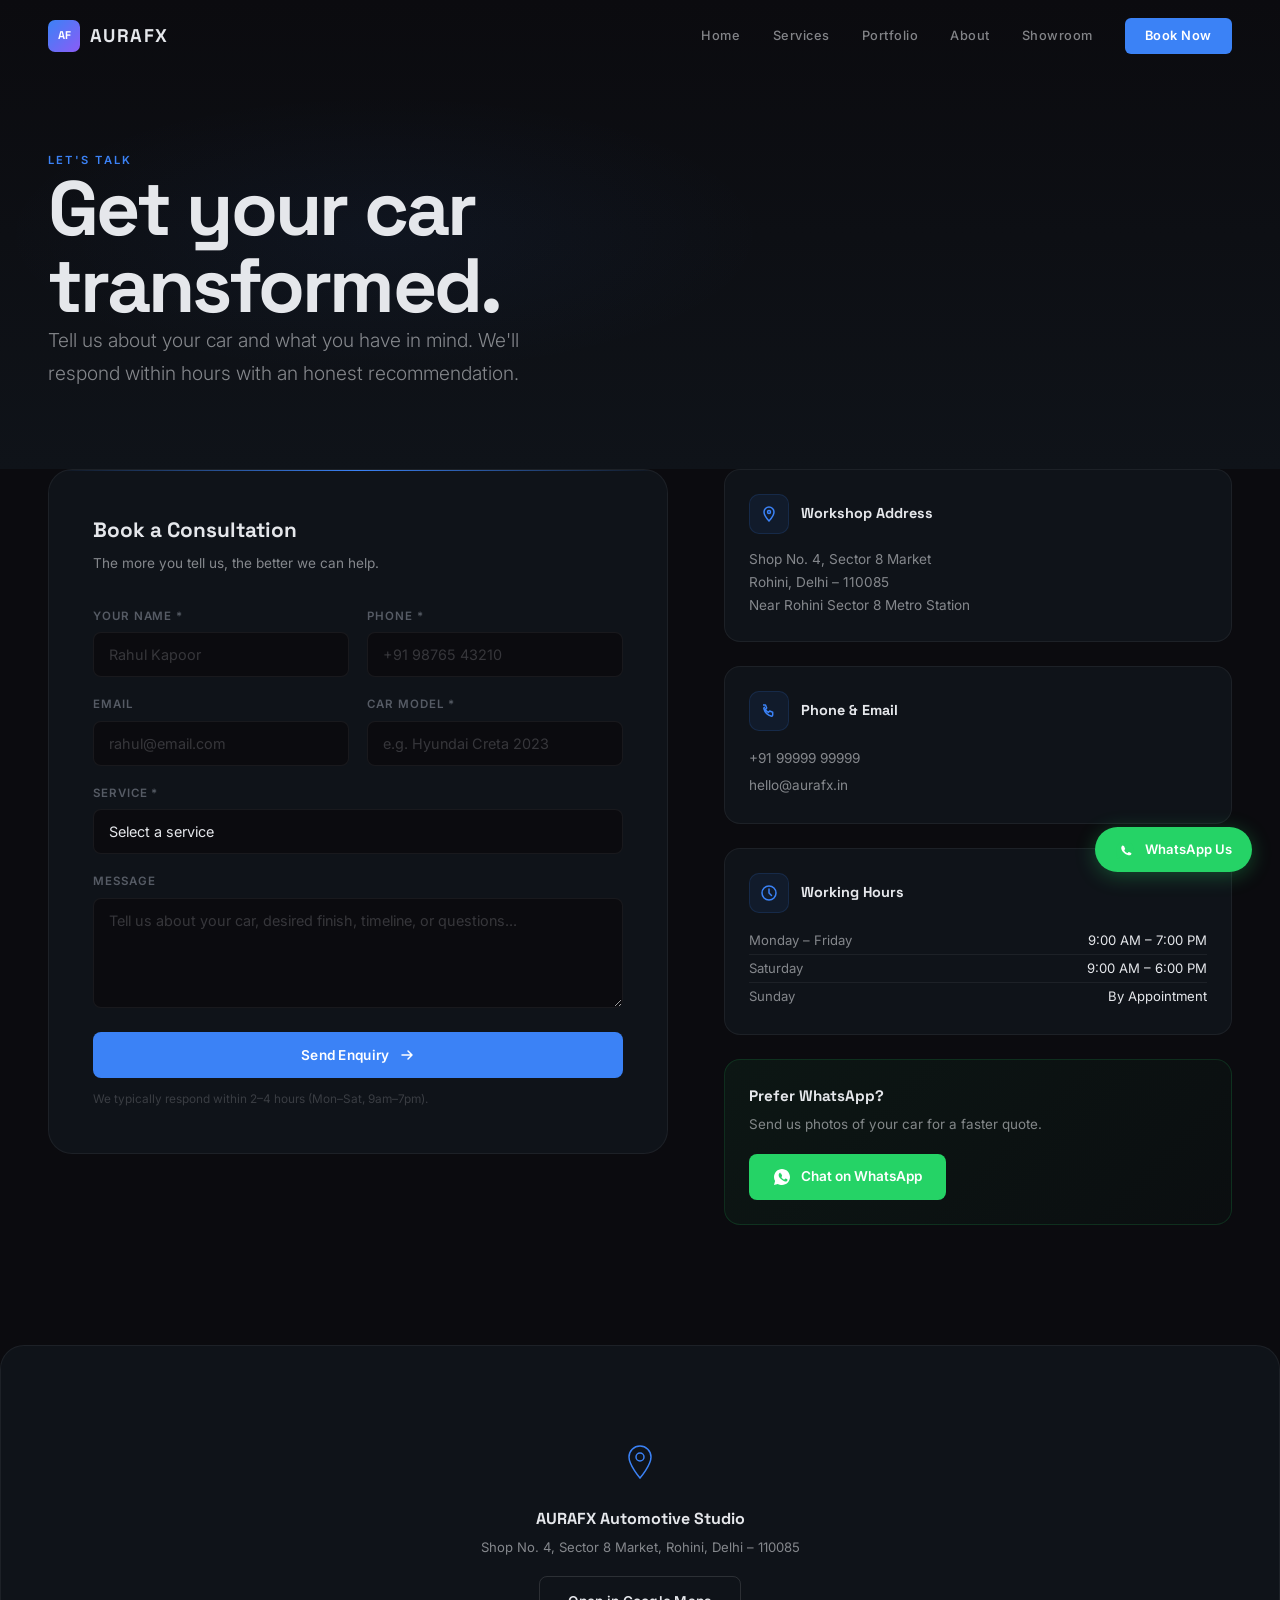
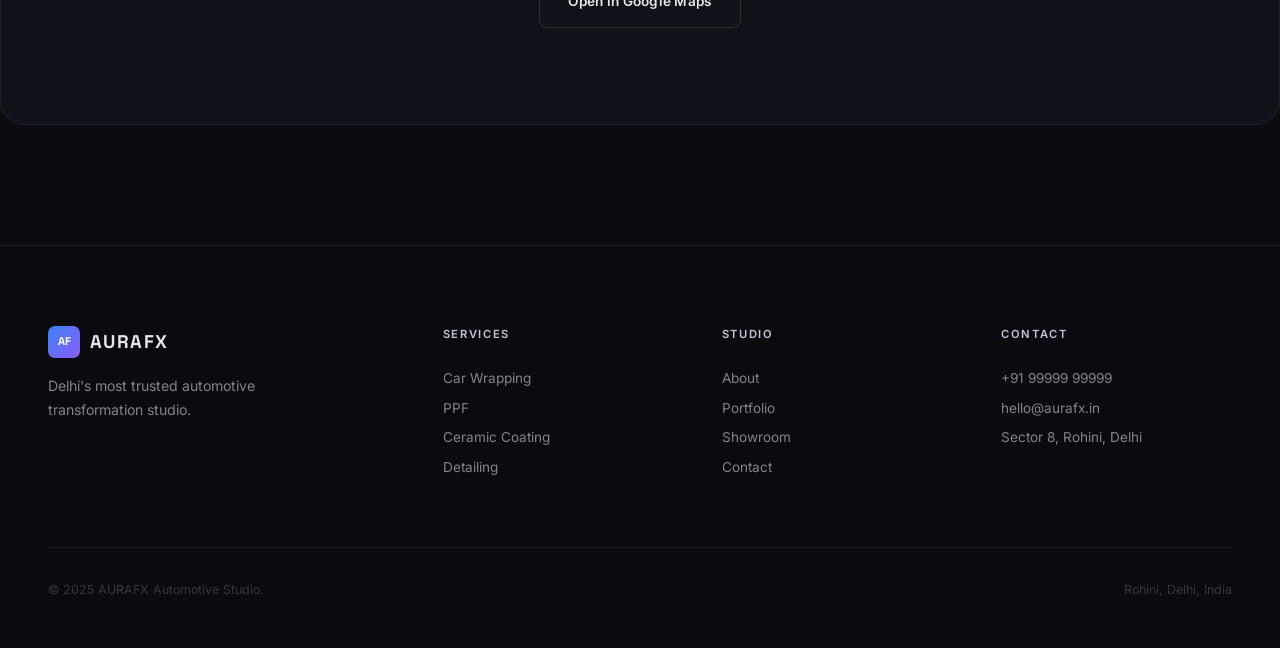
<file: contact.html>
<!DOCTYPE html>
<html lang="en">
<head>
<meta charset="UTF-8"/>
<meta name="viewport" content="width=device-width, initial-scale=1.0"/>
<title>Contact — AURAFX Automotive Studio</title>
<meta name="description" content="Book a consultation at AURAFX Automotive Studio, Rohini, Delhi. Car wrapping, PPF, ceramic coating and detailing."/>
<link rel="stylesheet" href="style.css"/>
<style>
.page-hero{padding:calc(var(--nav-h) + 80px) 0 80px;position:relative;overflow:hidden;}
.page-hero__bg{position:absolute;inset:0;background:radial-gradient(ellipse 50% 50% at 30% 50%,rgba(59,130,246,.05),transparent 60%),linear-gradient(180deg,var(--black),var(--surface));}
.page-hero__content{position:relative;z-index:1;}
.contact-layout{padding:0 0 120px;display:grid;grid-template-columns:1.1fr .9fr;gap:56px;align-items:start;}
.contact-form-card{background:var(--surface);border:1px solid var(--border);border-radius:var(--radius-lg);padding:44px;position:relative;overflow:hidden;}
.contact-form-card::before{content:'';position:absolute;top:0;left:0;right:0;height:1px;background:linear-gradient(90deg,transparent,var(--blue),transparent);}
.form-title{font-family:var(--font-display);font-size:1.3rem;font-weight:700;margin-bottom:6px;}
.form-sub{font-size:.85rem;color:var(--white-dim);margin-bottom:32px;}
.form-grid{display:grid;grid-template-columns:1fr 1fr;gap:18px;}
.form-group{display:flex;flex-direction:column;gap:7px;}
.form-group.full{grid-column:span 2;}
.form-group label{font-size:.72rem;font-weight:600;letter-spacing:.08em;text-transform:uppercase;color:var(--chrome-dim);}
.form-group input,.form-group select,.form-group textarea{background:var(--black);border:1px solid var(--border);border-radius:var(--radius-sm);padding:13px 15px;color:var(--white);font-family:var(--font-main);font-size:.9rem;transition:border-color .3s,box-shadow .3s;outline:none;appearance:none;}
.form-group input::placeholder,.form-group textarea::placeholder{color:var(--white-faint);}
.form-group input:focus,.form-group select:focus,.form-group textarea:focus{border-color:rgba(59,130,246,.5);box-shadow:0 0 0 3px rgba(59,130,246,.08);}
.form-group select option{background:var(--black);color:var(--white);}
.form-group textarea{resize:vertical;min-height:110px;}
.form-submit{margin-top:24px;}
.form-note{margin-top:12px;font-size:.74rem;color:var(--white-faint);}
.form-success{display:none;text-align:center;padding:48px 20px;}
.form-success h3{font-family:var(--font-display);font-size:1.4rem;margin-bottom:10px;}
.form-success p{color:var(--white-dim);font-size:.9rem;margin-bottom:24px;}
</style>
</head>
<body>

<style>
.contact-info{display:flex;flex-direction:column;gap:24px;}
.info-card{background:var(--surface);border:1px solid var(--border);border-radius:var(--radius);padding:24px;}
.info-card__header{display:flex;align-items:center;gap:12px;margin-bottom:14px;}
.info-card__icon{width:40px;height:40px;background:var(--blue-subtle);border:1px solid rgba(59,130,246,.15);border-radius:10px;display:grid;place-items:center;flex-shrink:0;}
.info-card h3{font-family:var(--font-display);font-size:.9rem;font-weight:700;}
.info-card p,.info-card a{font-size:.85rem;color:var(--white-dim);line-height:1.7;}
.info-card a{transition:color .3s;display:block;padding:2px 0;}
.info-card a:hover{color:var(--blue-bright);}
.hours-row{display:flex;justify-content:space-between;font-size:.82rem;padding:3px 0;border-bottom:1px solid var(--border);color:var(--white-dim);}
.hours-row:last-child{border:none;}
.hours-row span:last-child{color:var(--white);}
.wa-card{background:linear-gradient(135deg,rgba(37,211,102,.06),rgba(37,211,102,.02));border:1px solid rgba(37,211,102,.15);border-radius:var(--radius);padding:24px;}
.wa-card h3{font-family:var(--font-display);font-size:.95rem;font-weight:700;margin-bottom:6px;}
.wa-card p{font-size:.84rem;color:var(--white-dim);margin-bottom:18px;}
.wa-btn{display:inline-flex;align-items:center;gap:10px;background:#25D366;color:#fff;padding:12px 24px;border-radius:var(--radius-sm);font-size:.85rem;font-weight:600;transition:transform .3s var(--ease-out),box-shadow .3s;}
.wa-btn:hover{transform:translateY(-2px);box-shadow:0 6px 20px rgba(37,211,102,.3);}
.map-section{padding:0 0 120px;}
.map-embed{width:100%;height:380px;border-radius:var(--radius-lg);overflow:hidden;border:1px solid var(--border);background:var(--surface);display:grid;place-items:center;}
.map-placeholder{text-align:center;}
.map-placeholder h3{font-family:var(--font-display);font-size:1rem;margin:16px 0 6px;}
.map-placeholder p{font-size:.82rem;color:var(--white-dim);margin-bottom:18px;}
@media(max-width:1024px){.contact-layout{grid-template-columns:1fr;gap:40px;}}
@media(max-width:768px){.form-grid{grid-template-columns:1fr;}.form-group.full{grid-column:span 1;}.contact-form-card{padding:28px 20px;}}
</style>


<!-- NAV -->
<nav class="nav" id="mainNav">
  <a href="index.html" class="nav-logo"><div class="nav-logo-mark">AF</div><span>AURAFX</span></a>
  <div class="nav-links">
    <a href="index.html">Home</a><a href="services.html">Services</a>
    <a href="portfolio.html">Portfolio</a><a href="about.html">About</a>
    <a href="showroom.html">Showroom</a><a href="contact.html" class="active nav-cta">Book Now</a>
  </div>
  <div class="nav-hamburger" id="hamburger"><span></span><span></span><span></span></div>
</nav>
<div class="nav-drawer" id="navDrawer"><a href="index.html">Home</a><a href="services.html">Services</a><a href="portfolio.html">Portfolio</a><a href="about.html">About</a><a href="showroom.html">Showroom</a><a href="contact.html">Book Now</a></div>

<!-- HERO -->
<section class="page-hero">
  <div class="page-hero__bg"></div>
  <div class="container page-hero__content">
    <p class="label reveal">Let's Talk</p>
    <h1 class="display-xl reveal reveal-d1">Get your car<br/>transformed.</h1>
    <p class="body-xl reveal reveal-d2" style="max-width:500px;">Tell us about your car and what you have in mind. We'll respond within hours with an honest recommendation.</p>
  </div>
</section>

<!-- MAIN -->
<div class="container">
<div class="contact-layout">

  <!-- FORM -->
  <div class="contact-form-card reveal">
    <div id="formContent">
      <h2 class="form-title">Book a Consultation</h2>
      <p class="form-sub">The more you tell us, the better we can help.</p>
      <form id="contactForm">
        <div class="form-grid">
          <div class="form-group"><label>Your Name *</label><input type="text" placeholder="Rahul Kapoor" required/></div>
          <div class="form-group"><label>Phone *</label><input type="tel" placeholder="+91 98765 43210" required/></div>
          <div class="form-group"><label>Email</label><input type="email" placeholder="rahul@email.com"/></div>
          <div class="form-group"><label>Car Model *</label><input type="text" placeholder="e.g. Hyundai Creta 2023" required/></div>
          <div class="form-group full"><label>Service *</label>
            <select required>
              <option value="" disabled selected>Select a service</option>
              <option>Full Car Wrapping</option>
              <option>Partial / Panel Wrap</option>
              <option>Paint Protection Film (PPF)</option>
              <option>Ceramic Coating</option>
              <option>Interior & Exterior Detailing</option>
              <option>Alloy Wheel Customisation</option>
              <option>Brake Caliper Painting</option>
              <option>Chrome Delete</option>
              <option>Custom Vinyl Graphics</option>
              <option>Sun Control / UV Films</option>
              <option>Headlight & Taillight Tinting</option>
              <option>Interior Customisation</option>
              <option>Body Kit Installation</option>
              <option>Paint Correction</option>
              <option>Full Custom Build</option>
              <option>Not Sure — Need Advice</option>
            </select>
          </div>
          <div class="form-group full"><label>Message</label><textarea placeholder="Tell us about your car, desired finish, timeline, or questions..."></textarea></div>
        </div>
        <div class="form-submit">
          <button type="submit" class="btn btn-primary" style="width:100%;justify-content:center;padding:15px;">
            Send Enquiry
            <svg width="16" height="16" viewBox="0 0 16 16" fill="none"><path d="M3 8h10M9 4l4 4-4 4" stroke="currentColor" stroke-width="1.5" stroke-linecap="round" stroke-linejoin="round"/></svg>
          </button>
        </div>
        <p class="form-note">We typically respond within 2–4 hours (Mon–Sat, 9am–7pm).</p>
      </form>
    </div>
    <div class="form-success" id="formSuccess">
      <h3>Enquiry Received!</h3>
      <p>Our team will get back to you within a few hours. You can also WhatsApp us for a faster response.</p>
      <a href="https://wa.me/919999999999" class="btn btn-primary" target="_blank">WhatsApp Us Now</a>
    </div>
  </div>


  <!-- INFO SIDEBAR -->
  <div class="contact-info">
    <div class="info-card reveal reveal-d1">
      <div class="info-card__header">
        <div class="info-card__icon"><svg width="18" height="18" viewBox="0 0 18 18" fill="none"><path d="M9 2a5 5 0 00-5 5c0 3.5 5 9 5 9s5-5.5 5-9a5 5 0 00-5-5Z" stroke="#3B82F6" stroke-width="1.5"/><circle cx="9" cy="7" r="1.5" stroke="#3B82F6" stroke-width="1.5"/></svg></div>
        <h3>Workshop Address</h3>
      </div>
      <p>Shop No. 4, Sector 8 Market<br/>Rohini, Delhi – 110085<br/>Near Rohini Sector 8 Metro Station</p>
    </div>

    <div class="info-card reveal reveal-d2">
      <div class="info-card__header">
        <div class="info-card__icon"><svg width="18" height="18" viewBox="0 0 18 18" fill="none"><path d="M3 3h2.5l1.2 3-1.4 1.4a9 9 0 003 3L9.7 9l3 1.2V13A1.2 1.2 0 0111.5 14.2 11 11 0 013.8 6.5 1.2 1.2 0 015 5.3" stroke="#3B82F6" stroke-width="1.5" stroke-linejoin="round"/></svg></div>
        <h3>Phone & Email</h3>
      </div>
      <a href="tel:+919999999999">+91 99999 99999</a>
      <a href="mailto:hello@aurafx.in">hello@aurafx.in</a>
    </div>

    <div class="info-card reveal reveal-d3">
      <div class="info-card__header">
        <div class="info-card__icon"><svg width="18" height="18" viewBox="0 0 18 18" fill="none"><circle cx="9" cy="9" r="7" stroke="#3B82F6" stroke-width="1.5"/><path d="M9 5v4l2.5 2.5" stroke="#3B82F6" stroke-width="1.5" stroke-linecap="round"/></svg></div>
        <h3>Working Hours</h3>
      </div>
      <div>
        <div class="hours-row"><span>Monday – Friday</span><span>9:00 AM – 7:00 PM</span></div>
        <div class="hours-row"><span>Saturday</span><span>9:00 AM – 6:00 PM</span></div>
        <div class="hours-row"><span>Sunday</span><span>By Appointment</span></div>
      </div>
    </div>

    <div class="wa-card reveal reveal-d4">
      <h3>Prefer WhatsApp?</h3>
      <p>Send us photos of your car for a faster quote.</p>
      <a href="https://wa.me/919999999999?text=Hi%20AURAFX!%20I'd%20like%20a%20quote." class="wa-btn" target="_blank" rel="noopener">
        <svg width="18" height="18" viewBox="0 0 18 18" fill="none"><path d="M9 1C4.6 1 1 4.6 1 9c0 1.5.4 2.9 1.1 4.1L1 17l3.9-1.1C6 16.6 7.5 17 9 17c4.4 0 8-3.6 8-8s-3.6-8-8-8Z" fill="white"/><path d="M6.7 5.8c.14-.28.42-.38.6-.38.16 0 .3.01.43.01.14 0 .35.05.54.44.21.43.7 1.64.76 1.76.06.11.1.24.02.39-.08.15-.12.25-.24.39-.11.14-.23.3-.34.39-.1.11-.22.23-.1.43.13.21.58.93 1.24 1.52.54.48 1.1.7 1.3.79.21.1.34.08.47-.05.13-.14.55-.64.7-.85.15-.21.29-.17.49-.1.21.07 1.3.61 1.52.72.22.1.36.16.41.25.05.09.05.5-.11.98-.17.48-1 .94-1.37.98-.35.03-.68.14-2.28-.5-2.13-.82-3.9-2.99-4.01-3.14-.14-.17-1.05-1.39-1.05-2.64 0-1.25.65-1.87.87-2.1.24-.23.51-.23.66-.23l.52.23Z" fill="#25D366"/></svg>
        Chat on WhatsApp
      </a>
    </div>
  </div>

</div><!-- /contact-layout -->
</div><!-- /container -->

<!-- MAP -->
<div class="container map-section">
  <div class="map-embed reveal-scale">
    <div class="map-placeholder">
      <svg width="40" height="40" viewBox="0 0 40 40" fill="none"><path d="M20 4a11 11 0 00-11 11c0 8.2 11 21 11 21s11-12.8 11-21A11 11 0 0020 4Z" stroke="#3B82F6" stroke-width="1.5"/><circle cx="20" cy="15" r="4" stroke="#3B82F6" stroke-width="1.5"/></svg>
      <h3>AURAFX Automotive Studio</h3>
      <p>Shop No. 4, Sector 8 Market, Rohini, Delhi – 110085</p>
      <a href="https://maps.google.com/?q=Sector+8+Rohini+Delhi" class="btn btn-outline" target="_blank" rel="noopener" style="display:inline-flex;">Open in Google Maps</a>
    </div>
  </div>
</div>


<!-- FOOTER -->
<footer class="footer">
  <div class="container">
    <div class="footer-grid">
      <div class="footer-brand">
        <a href="index.html" class="nav-logo"><div class="nav-logo-mark">AF</div><span>AURAFX</span></a>
        <p>Delhi's most trusted automotive transformation studio.</p>
      </div>
      <div class="footer-col"><h4>Services</h4><a href="services.html">Car Wrapping</a><a href="services.html">PPF</a><a href="services.html">Ceramic Coating</a><a href="services.html">Detailing</a></div>
      <div class="footer-col"><h4>Studio</h4><a href="about.html">About</a><a href="portfolio.html">Portfolio</a><a href="showroom.html">Showroom</a><a href="contact.html">Contact</a></div>
      <div class="footer-col"><h4>Contact</h4><a href="tel:+919999999999">+91 99999 99999</a><a href="mailto:hello@aurafx.in">hello@aurafx.in</a><a href="contact.html">Sector 8, Rohini, Delhi</a></div>
    </div>
    <div class="footer-bottom"><span>© 2025 AURAFX Automotive Studio.</span><span>Rohini, Delhi, India</span></div>
  </div>
</footer>

<a href="https://wa.me/919999999999" class="whatsapp-float" target="_blank" rel="noopener">
  <svg width="20" height="20" viewBox="0 0 20 20" fill="none"><path d="M10 1C5.03 1 1 5.03 1 10c0 1.72.48 3.33 1.31 4.7L1 19l4.43-1.28A9 9 0 0 0 10 19c4.97 0 9-4.03 9-9s-4.03-9-9-9Z" fill="#25D366"/><path d="M7.4 6.5c.16-.33.48-.44.69-.44.18 0 .34.01.49.01.16 0 .4.06.62.51.24.49.8 1.88.87 2.01.07.13.12.28.02.45-.09.18-.13.29-.27.45-.13.16-.27.35-.39.45-.12.13-.26.26-.11.5.15.24.66 1.07 1.42 1.74.62.55 1.26.8 1.5.91.24.11.39.09.54-.06.15-.16.63-.74.8-.97.17-.24.33-.2.56-.12.24.08 1.49.7 1.74.83.25.12.41.19.47.29.06.1.06.57-.13 1.13-.2.55-1.14 1.08-1.57 1.12-.4.03-.78.16-2.62-.57-2.44-.94-4.47-3.43-4.6-3.61-.16-.2-1.2-1.59-1.2-3.02 0-1.44.75-2.14 1-2.41.27-.26.58-.26.76-.26l.59.26Z" fill="white"/></svg>
  <span>WhatsApp Us</span>
</a>

<script src="script.js"></script>
</body>
</html>
</file>
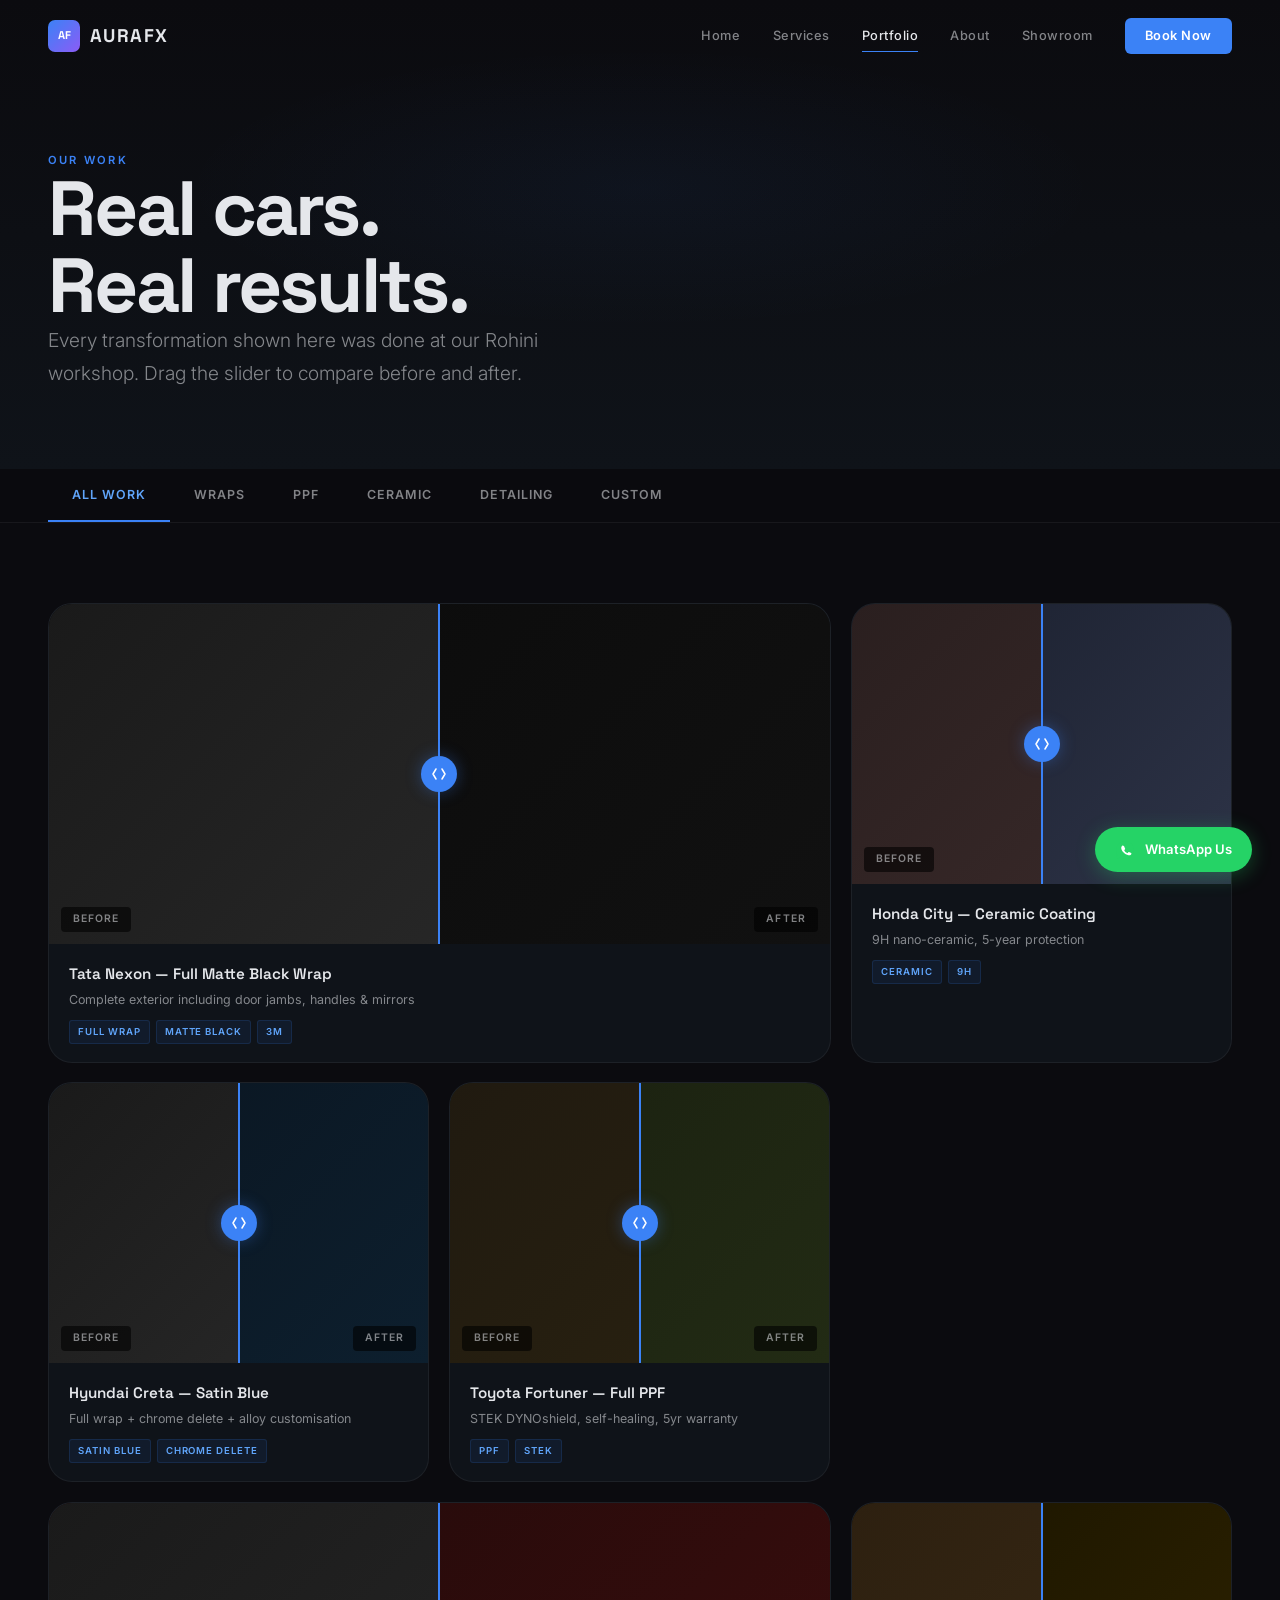
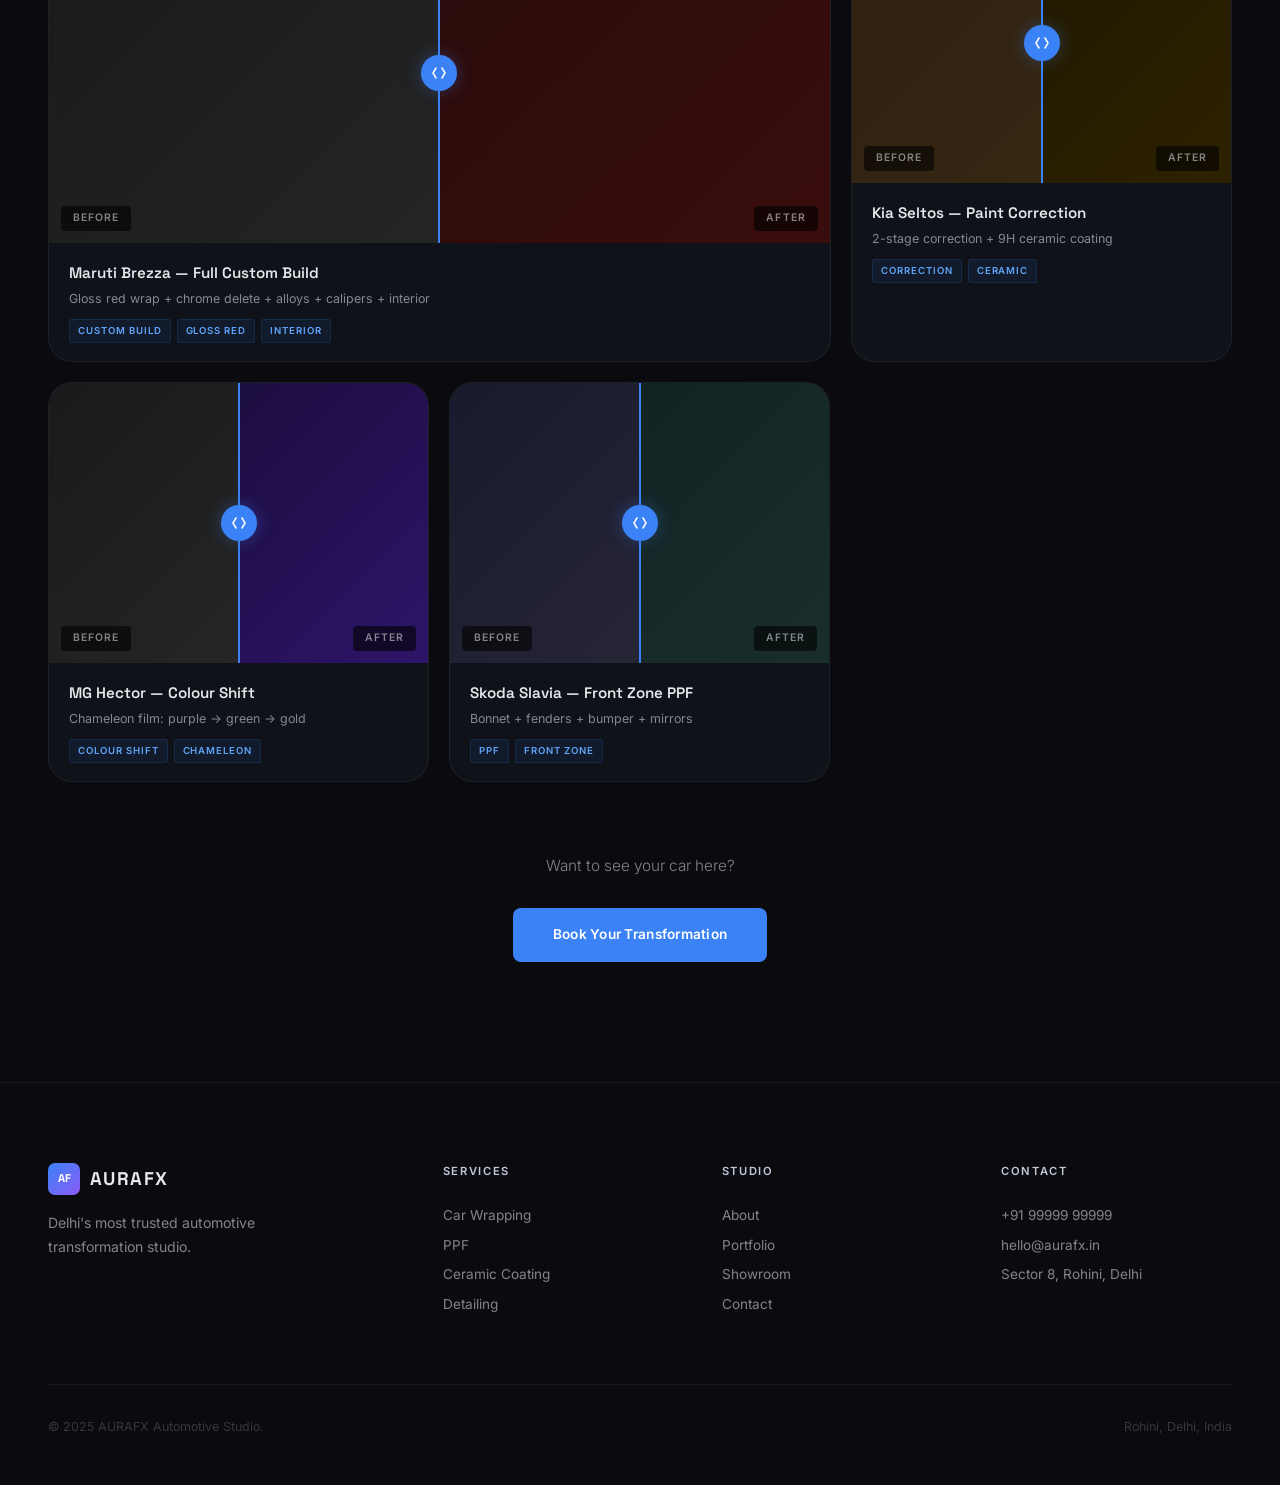
<file: portfolio.html>
<!DOCTYPE html>
<html lang="en">
<head>
<meta charset="UTF-8"/>
<meta name="viewport" content="width=device-width, initial-scale=1.0"/>
<title>Portfolio — AURAFX Automotive Studio</title>
<meta name="description" content="Real transformations on real cars. Before & after work by AURAFX Automotive Studio, Rohini Delhi."/>
<link rel="stylesheet" href="style.css"/>
<style>
.page-hero{padding:calc(var(--nav-h) + 80px) 0 80px;position:relative;overflow:hidden;}
.page-hero__bg{position:absolute;inset:0;background:radial-gradient(ellipse 60% 50% at 50% 40%,rgba(59,130,246,.05),transparent 60%),linear-gradient(180deg,var(--black),var(--surface));}
.page-hero__content{position:relative;z-index:1;}
.filter-bar{position:sticky;top:var(--nav-h);z-index:100;background:rgba(11,11,15,.9);backdrop-filter:blur(20px);border-bottom:1px solid var(--border);padding:0 var(--gutter);}
.filter-bar__inner{max-width:var(--container);margin:0 auto;display:flex;gap:0;overflow-x:auto;scrollbar-width:none;}
.filter-bar__inner::-webkit-scrollbar{display:none;}
.port-filter-btn{padding:18px 24px;font-size:.78rem;font-weight:600;letter-spacing:.08em;text-transform:uppercase;color:var(--white-dim);border:none;border-bottom:2px solid transparent;background:none;cursor:pointer;white-space:nowrap;transition:color .3s,border-color .3s;}
.port-filter-btn:hover{color:var(--white);}
.port-filter-btn.active{color:var(--blue-bright);border-bottom-color:var(--blue);}
.port-main{padding:80px 0 120px;}
.port-grid{display:grid;grid-template-columns:repeat(3,1fr);gap:20px;}
</style>
</head>
<body>

<style>
.port-item{border-radius:var(--radius-lg);overflow:hidden;background:var(--surface);border:1px solid var(--border);cursor:pointer;transition:transform .5s var(--ease-out),border-color .4s,box-shadow .5s;}
.port-item:hover{transform:translateY(-6px);border-color:rgba(59,130,246,.2);box-shadow:0 24px 60px rgba(0,0,0,.4);}
.port-item--wide{grid-column:span 2;}
.ba-wrap{position:relative;width:100%;height:280px;overflow:hidden;user-select:none;}
.port-item--wide .ba-wrap{height:340px;}
.ba-img-before,.ba-img-after{position:absolute;inset:0;display:flex;align-items:center;justify-content:center;}
.ba-img-before{clip-path:inset(0 50% 0 0);}
.ba-img-before span,.ba-img-after span{position:absolute;bottom:12px;padding:4px 12px;border-radius:4px;background:rgba(0,0,0,.6);font-size:.65rem;font-weight:600;letter-spacing:.1em;text-transform:uppercase;color:var(--white-dim);}
.ba-img-before span{left:12px;}
.ba-img-after span{right:12px;}
.ba-slider-line{position:absolute;top:0;bottom:0;left:50%;width:2px;background:var(--blue);transform:translateX(-50%);z-index:3;cursor:ew-resize;}
.ba-slider-handle{position:absolute;top:50%;left:50%;transform:translate(-50%,-50%);width:36px;height:36px;background:var(--blue);border-radius:50%;display:grid;place-items:center;box-shadow:0 0 16px var(--blue-glow);z-index:4;cursor:ew-resize;}
.port-meta{padding:18px 20px;}
.port-meta h3{font-family:var(--font-display);font-size:.95rem;font-weight:600;margin-bottom:4px;}
.port-meta p{font-size:.78rem;color:var(--white-dim);}
.port-tags{display:flex;gap:6px;flex-wrap:wrap;margin-top:10px;}
.port-tag{font-size:.6rem;font-weight:600;letter-spacing:.1em;text-transform:uppercase;padding:3px 8px;border-radius:3px;background:var(--blue-subtle);border:1px solid rgba(59,130,246,.15);color:var(--blue-bright);}
@media(max-width:768px){.port-grid{grid-template-columns:1fr;}.port-item--wide{grid-column:span 1;}.ba-wrap{height:240px;}.port-item--wide .ba-wrap{height:260px;}}
</style>


<!-- NAV -->
<nav class="nav" id="mainNav">
  <a href="index.html" class="nav-logo"><div class="nav-logo-mark">AF</div><span>AURAFX</span></a>
  <div class="nav-links">
    <a href="index.html">Home</a><a href="services.html">Services</a>
    <a href="portfolio.html" class="active">Portfolio</a><a href="about.html">About</a>
    <a href="showroom.html">Showroom</a><a href="contact.html" class="nav-cta">Book Now</a>
  </div>
  <div class="nav-hamburger" id="hamburger"><span></span><span></span><span></span></div>
</nav>
<div class="nav-drawer" id="navDrawer"><a href="index.html">Home</a><a href="services.html">Services</a><a href="portfolio.html">Portfolio</a><a href="about.html">About</a><a href="showroom.html">Showroom</a><a href="contact.html">Book Now</a></div>

<!-- HERO -->
<section class="page-hero">
  <div class="page-hero__bg"></div>
  <div class="container page-hero__content">
    <p class="label reveal">Our Work</p>
    <h1 class="display-xl reveal reveal-d1">Real cars.<br/>Real results.</h1>
    <p class="body-xl reveal reveal-d2" style="max-width:520px;">Every transformation shown here was done at our Rohini workshop. Drag the slider to compare before and after.</p>
  </div>
</section>

<!-- FILTER -->
<div class="filter-bar">
  <div class="filter-bar__inner">
    <button class="port-filter-btn active" data-filter="all">All Work</button>
    <button class="port-filter-btn" data-filter="wrap">Wraps</button>
    <button class="port-filter-btn" data-filter="ppf">PPF</button>
    <button class="port-filter-btn" data-filter="ceramic">Ceramic</button>
    <button class="port-filter-btn" data-filter="detail">Detailing</button>
    <button class="port-filter-btn" data-filter="custom">Custom</button>
  </div>
</div>


<!-- PORTFOLIO GRID -->
<div class="port-main">
<div class="container">
<div class="port-grid">

  <!-- Item 1 — Wide -->
  <div class="port-item port-item--wide reveal reveal-d1" data-category="wrap">
    <div class="ba-wrap" data-slider>
      <div class="ba-img-after" style="background:linear-gradient(135deg,#0a0a0a,#111);"><span>After</span></div>
      <div class="ba-img-before" style="background:linear-gradient(135deg,#1a1a1a,#2d2d2d);"><span>Before</span></div>
      <div class="ba-slider-line"><div class="ba-slider-handle"><svg width="16" height="16" viewBox="0 0 16 16" fill="none"><path d="M5 3l-3 5 3 5M11 3l3 5-3 5" stroke="white" stroke-width="1.5" stroke-linecap="round" stroke-linejoin="round"/></svg></div></div>
    </div>
    <div class="port-meta">
      <h3>Tata Nexon — Full Matte Black Wrap</h3>
      <p>Complete exterior including door jambs, handles & mirrors</p>
      <div class="port-tags"><span class="port-tag">Full Wrap</span><span class="port-tag">Matte Black</span><span class="port-tag">3M</span></div>
    </div>
  </div>

  <!-- Item 2 -->
  <div class="port-item reveal reveal-d2" data-category="ceramic">
    <div class="ba-wrap" data-slider>
      <div class="ba-img-after" style="background:linear-gradient(135deg,#1a1f2d,#2d3347);"><span>After</span></div>
      <div class="ba-img-before" style="background:linear-gradient(135deg,#2a1f1f,#3a2a2a);"><span>Before</span></div>
      <div class="ba-slider-line"><div class="ba-slider-handle"><svg width="16" height="16" viewBox="0 0 16 16" fill="none"><path d="M5 3l-3 5 3 5M11 3l3 5-3 5" stroke="white" stroke-width="1.5" stroke-linecap="round" stroke-linejoin="round"/></svg></div></div>
    </div>
    <div class="port-meta">
      <h3>Honda City — Ceramic Coating</h3>
      <p>9H nano-ceramic, 5-year protection</p>
      <div class="port-tags"><span class="port-tag">Ceramic</span><span class="port-tag">9H</span></div>
    </div>
  </div>

  <!-- Item 3 -->
  <div class="port-item reveal reveal-d1" data-category="wrap">
    <div class="ba-wrap" data-slider>
      <div class="ba-img-after" style="background:linear-gradient(135deg,#0a1520,#0d1f2e);"><span>After</span></div>
      <div class="ba-img-before" style="background:linear-gradient(135deg,#1a1a1a,#2a2a2a);"><span>Before</span></div>
      <div class="ba-slider-line"><div class="ba-slider-handle"><svg width="16" height="16" viewBox="0 0 16 16" fill="none"><path d="M5 3l-3 5 3 5M11 3l3 5-3 5" stroke="white" stroke-width="1.5" stroke-linecap="round" stroke-linejoin="round"/></svg></div></div>
    </div>
    <div class="port-meta">
      <h3>Hyundai Creta — Satin Blue</h3>
      <p>Full wrap + chrome delete + alloy customisation</p>
      <div class="port-tags"><span class="port-tag">Satin Blue</span><span class="port-tag">Chrome Delete</span></div>
    </div>
  </div>

  <!-- Item 4 -->
  <div class="port-item reveal reveal-d2" data-category="ppf">
    <div class="ba-wrap" data-slider>
      <div class="ba-img-after" style="background:linear-gradient(135deg,#1a2010,#222b14);"><span>After</span></div>
      <div class="ba-img-before" style="background:linear-gradient(135deg,#201a10,#2a2210);"><span>Before</span></div>
      <div class="ba-slider-line"><div class="ba-slider-handle"><svg width="16" height="16" viewBox="0 0 16 16" fill="none"><path d="M5 3l-3 5 3 5M11 3l3 5-3 5" stroke="white" stroke-width="1.5" stroke-linecap="round" stroke-linejoin="round"/></svg></div></div>
    </div>
    <div class="port-meta">
      <h3>Toyota Fortuner — Full PPF</h3>
      <p>STEK DYNOshield, self-healing, 5yr warranty</p>
      <div class="port-tags"><span class="port-tag">PPF</span><span class="port-tag">STEK</span></div>
    </div>
  </div>

  <!-- Item 5 — Wide -->
  <div class="port-item port-item--wide reveal reveal-d1" data-category="custom">
    <div class="ba-wrap" data-slider>
      <div class="ba-img-after" style="background:linear-gradient(135deg,#200a0a,#3a0d0d);"><span>After</span></div>
      <div class="ba-img-before" style="background:linear-gradient(135deg,#1a1a1a,#2a2a2a);"><span>Before</span></div>
      <div class="ba-slider-line"><div class="ba-slider-handle"><svg width="16" height="16" viewBox="0 0 16 16" fill="none"><path d="M5 3l-3 5 3 5M11 3l3 5-3 5" stroke="white" stroke-width="1.5" stroke-linecap="round" stroke-linejoin="round"/></svg></div></div>
    </div>
    <div class="port-meta">
      <h3>Maruti Brezza — Full Custom Build</h3>
      <p>Gloss red wrap + chrome delete + alloys + calipers + interior</p>
      <div class="port-tags"><span class="port-tag">Custom Build</span><span class="port-tag">Gloss Red</span><span class="port-tag">Interior</span></div>
    </div>
  </div>

  <!-- Item 6 -->
  <div class="port-item reveal reveal-d2" data-category="detail">
    <div class="ba-wrap" data-slider>
      <div class="ba-img-after" style="background:linear-gradient(135deg,#1a1400,#2d2200);"><span>After</span></div>
      <div class="ba-img-before" style="background:linear-gradient(135deg,#2d2010,#3a2a14);"><span>Before</span></div>
      <div class="ba-slider-line"><div class="ba-slider-handle"><svg width="16" height="16" viewBox="0 0 16 16" fill="none"><path d="M5 3l-3 5 3 5M11 3l3 5-3 5" stroke="white" stroke-width="1.5" stroke-linecap="round" stroke-linejoin="round"/></svg></div></div>
    </div>
    <div class="port-meta">
      <h3>Kia Seltos — Paint Correction</h3>
      <p>2-stage correction + 9H ceramic coating</p>
      <div class="port-tags"><span class="port-tag">Correction</span><span class="port-tag">Ceramic</span></div>
    </div>
  </div>

  <!-- Item 7 -->
  <div class="port-item reveal reveal-d3" data-category="wrap">
    <div class="ba-wrap" data-slider>
      <div class="ba-img-after" style="background:linear-gradient(135deg,#150a2e,#2d1569);"><span>After</span></div>
      <div class="ba-img-before" style="background:linear-gradient(135deg,#1a1a1a,#2a2a2a);"><span>Before</span></div>
      <div class="ba-slider-line"><div class="ba-slider-handle"><svg width="16" height="16" viewBox="0 0 16 16" fill="none"><path d="M5 3l-3 5 3 5M11 3l3 5-3 5" stroke="white" stroke-width="1.5" stroke-linecap="round" stroke-linejoin="round"/></svg></div></div>
    </div>
    <div class="port-meta">
      <h3>MG Hector — Colour Shift</h3>
      <p>Chameleon film: purple → green → gold</p>
      <div class="port-tags"><span class="port-tag">Colour Shift</span><span class="port-tag">Chameleon</span></div>
    </div>
  </div>

  <!-- Item 8 -->
  <div class="port-item reveal reveal-d4" data-category="ppf">
    <div class="ba-wrap" data-slider>
      <div class="ba-img-after" style="background:linear-gradient(135deg,#0f1f1f,#1a2d2d);"><span>After</span></div>
      <div class="ba-img-before" style="background:linear-gradient(135deg,#1a1a2e,#2a2a3a);"><span>Before</span></div>
      <div class="ba-slider-line"><div class="ba-slider-handle"><svg width="16" height="16" viewBox="0 0 16 16" fill="none"><path d="M5 3l-3 5 3 5M11 3l3 5-3 5" stroke="white" stroke-width="1.5" stroke-linecap="round" stroke-linejoin="round"/></svg></div></div>
    </div>
    <div class="port-meta">
      <h3>Skoda Slavia — Front Zone PPF</h3>
      <p>Bonnet + fenders + bumper + mirrors</p>
      <div class="port-tags"><span class="port-tag">PPF</span><span class="port-tag">Front Zone</span></div>
    </div>
  </div>

</div><!-- /port-grid -->


<div style="text-align:center;margin-top:72px;" class="reveal">
  <p class="body-lg" style="margin-bottom:28px;">Want to see your car here?</p>
  <a href="contact.html" class="btn btn-primary" style="padding:16px 40px;">Book Your Transformation</a>
</div>

</div><!-- /container -->
</div><!-- /port-main -->

<!-- FOOTER -->
<footer class="footer">
  <div class="container">
    <div class="footer-grid">
      <div class="footer-brand">
        <a href="index.html" class="nav-logo"><div class="nav-logo-mark">AF</div><span>AURAFX</span></a>
        <p>Delhi's most trusted automotive transformation studio.</p>
      </div>
      <div class="footer-col"><h4>Services</h4><a href="services.html">Car Wrapping</a><a href="services.html">PPF</a><a href="services.html">Ceramic Coating</a><a href="services.html">Detailing</a></div>
      <div class="footer-col"><h4>Studio</h4><a href="about.html">About</a><a href="portfolio.html">Portfolio</a><a href="showroom.html">Showroom</a><a href="contact.html">Contact</a></div>
      <div class="footer-col"><h4>Contact</h4><a href="tel:+919999999999">+91 99999 99999</a><a href="mailto:hello@aurafx.in">hello@aurafx.in</a><a href="contact.html">Sector 8, Rohini, Delhi</a></div>
    </div>
    <div class="footer-bottom"><span>© 2025 AURAFX Automotive Studio.</span><span>Rohini, Delhi, India</span></div>
  </div>
</footer>

<a href="https://wa.me/919999999999" class="whatsapp-float" target="_blank" rel="noopener">
  <svg width="20" height="20" viewBox="0 0 20 20" fill="none"><path d="M10 1C5.03 1 1 5.03 1 10c0 1.72.48 3.33 1.31 4.7L1 19l4.43-1.28A9 9 0 0 0 10 19c4.97 0 9-4.03 9-9s-4.03-9-9-9Z" fill="#25D366"/><path d="M7.4 6.5c.16-.33.48-.44.69-.44.18 0 .34.01.49.01.16 0 .4.06.62.51.24.49.8 1.88.87 2.01.07.13.12.28.02.45-.09.18-.13.29-.27.45-.13.16-.27.35-.39.45-.12.13-.26.26-.11.5.15.24.66 1.07 1.42 1.74.62.55 1.26.8 1.5.91.24.11.39.09.54-.06.15-.16.63-.74.8-.97.17-.24.33-.2.56-.12.24.08 1.49.7 1.74.83.25.12.41.19.47.29.06.1.06.57-.13 1.13-.2.55-1.14 1.08-1.57 1.12-.4.03-.78.16-2.62-.57-2.44-.94-4.47-3.43-4.6-3.61-.16-.2-1.2-1.59-1.2-3.02 0-1.44.75-2.14 1-2.41.27-.26.58-.26.76-.26l.59.26Z" fill="white"/></svg>
  <span>WhatsApp Us</span>
</a>

<script src="script.js"></script>
</body>
</html>
</file>
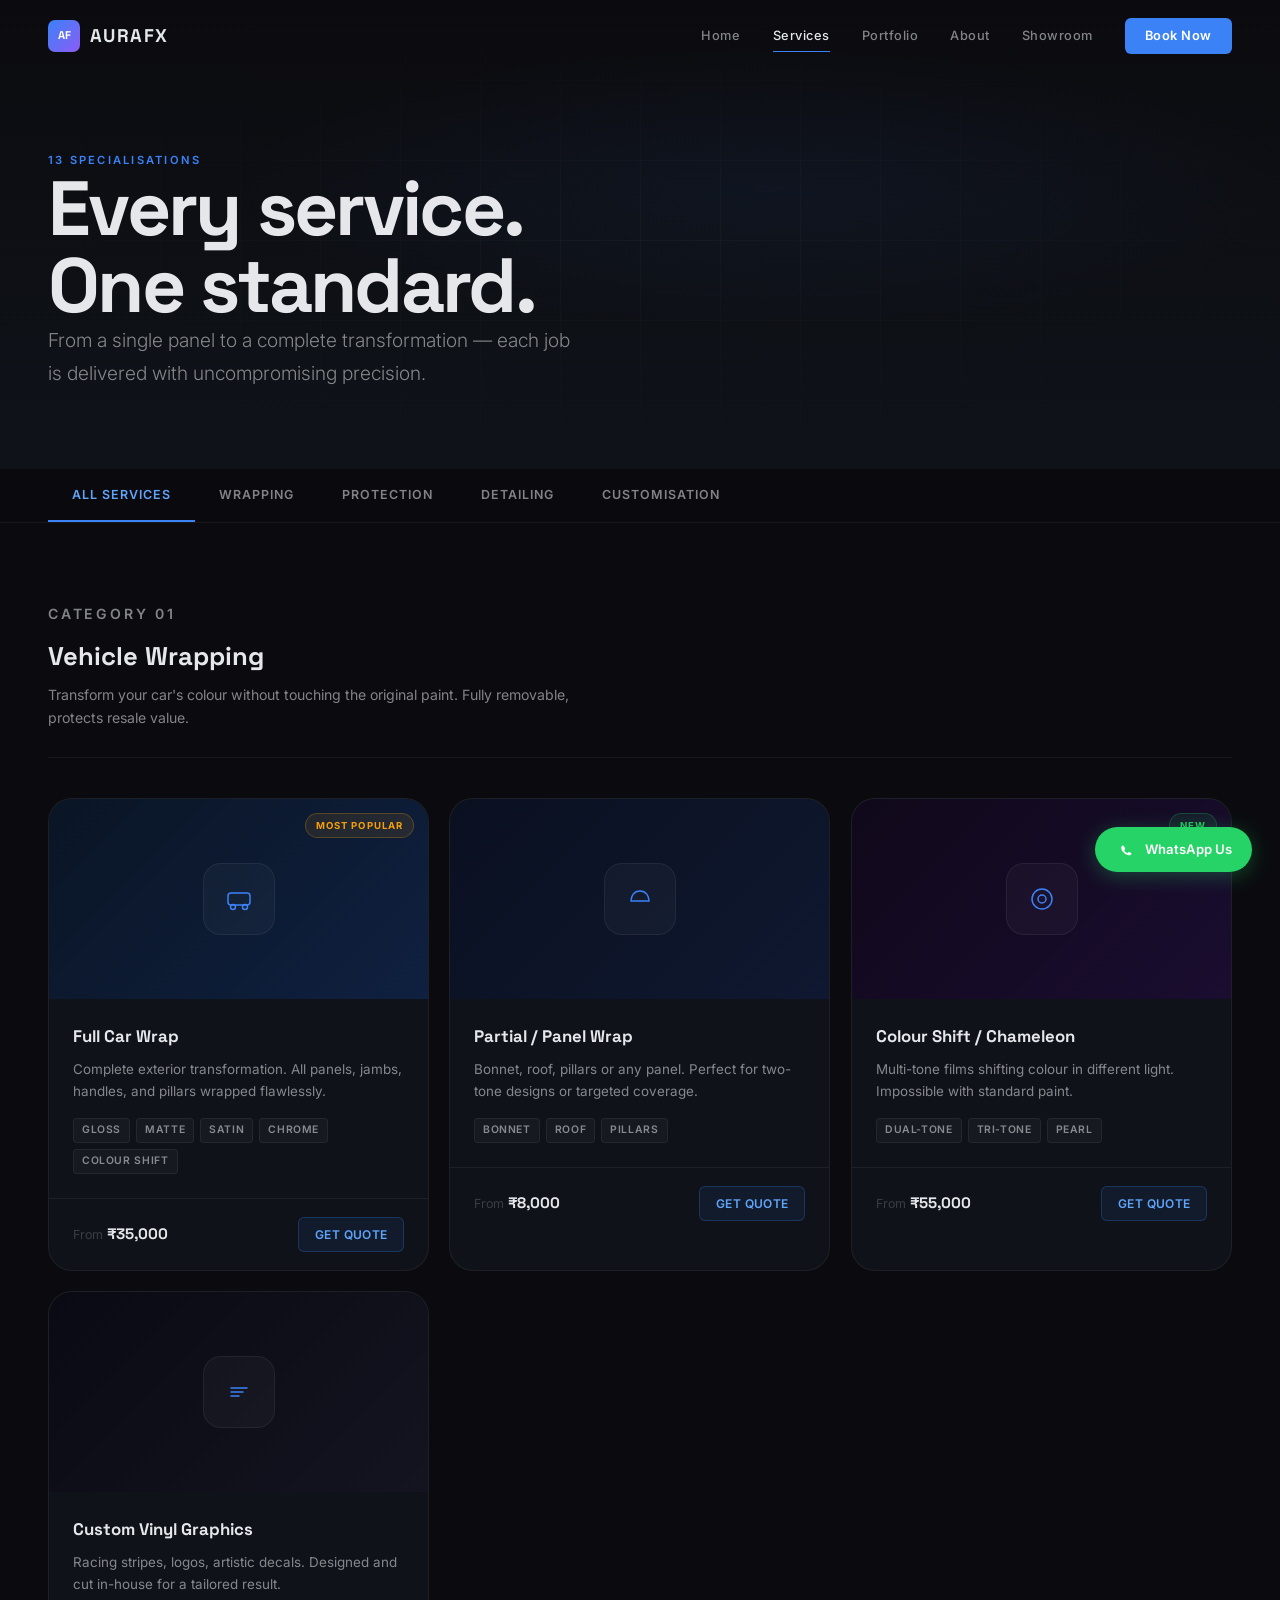
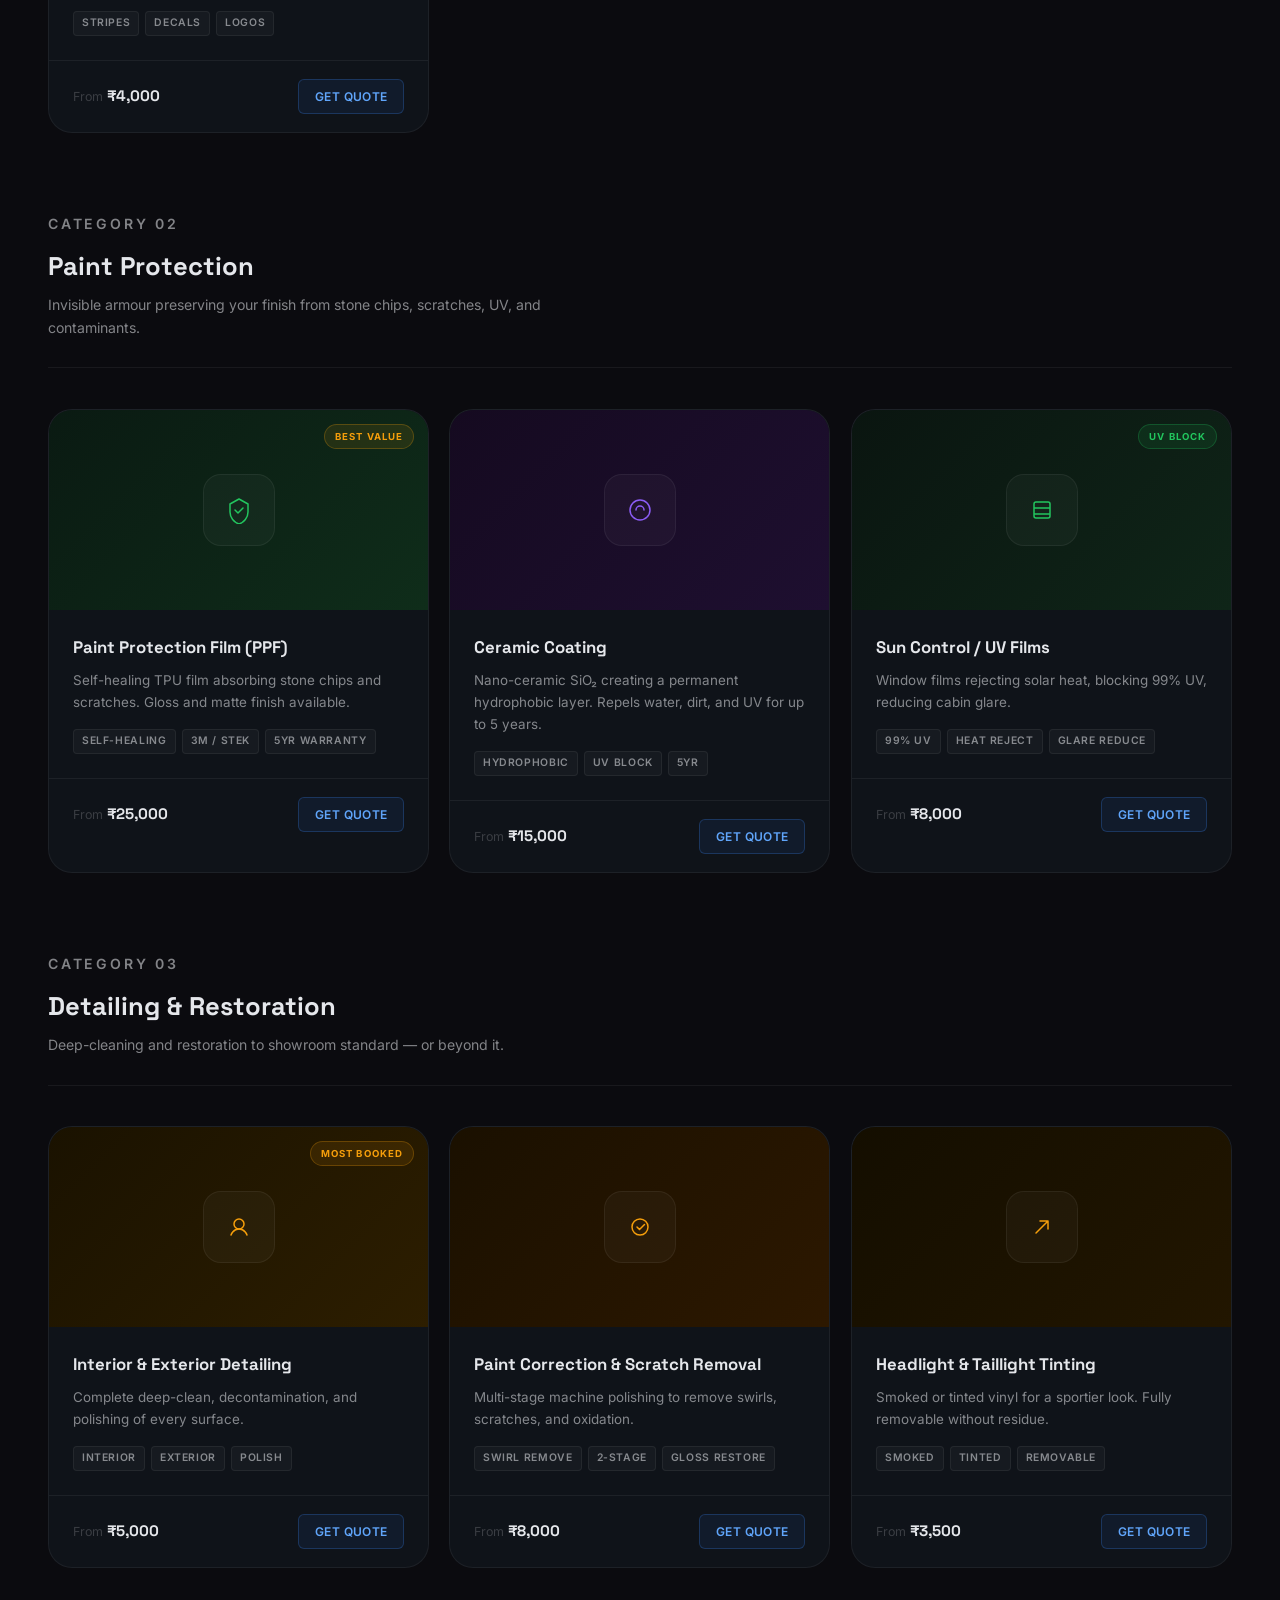
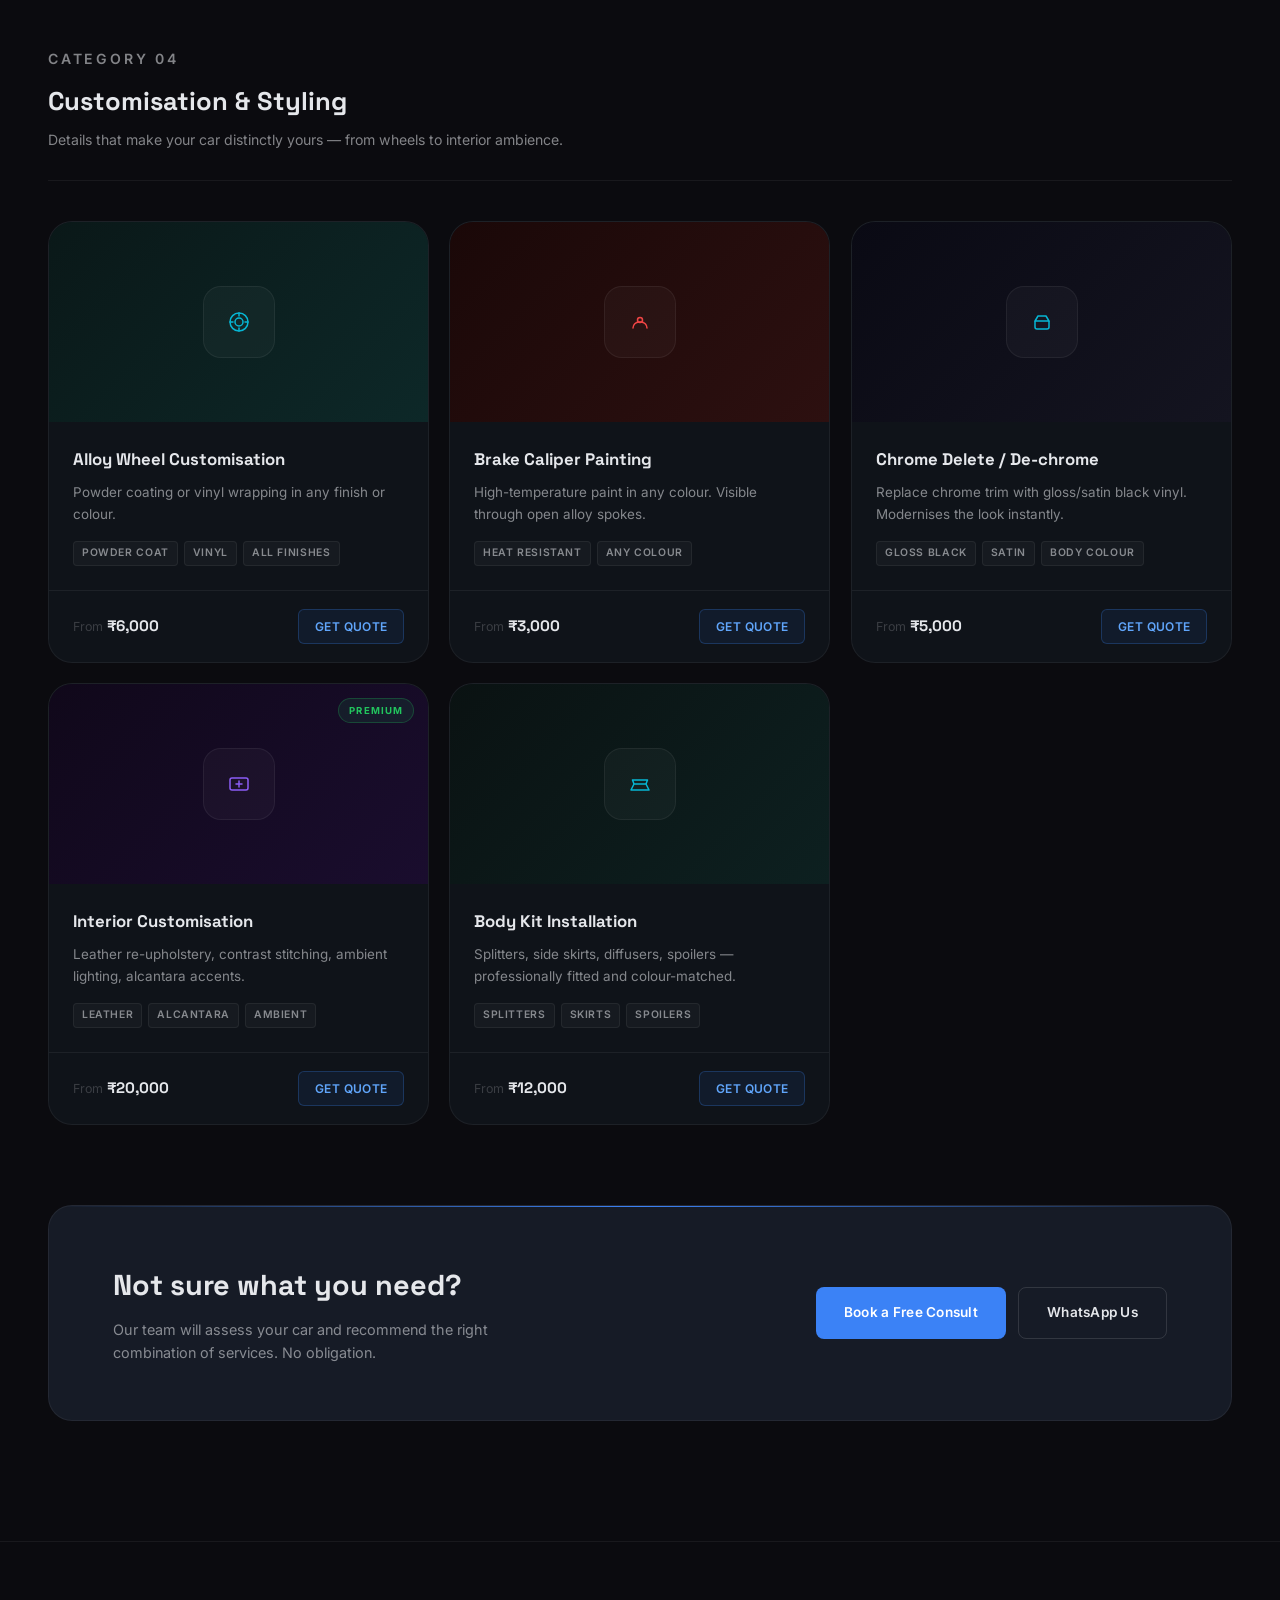
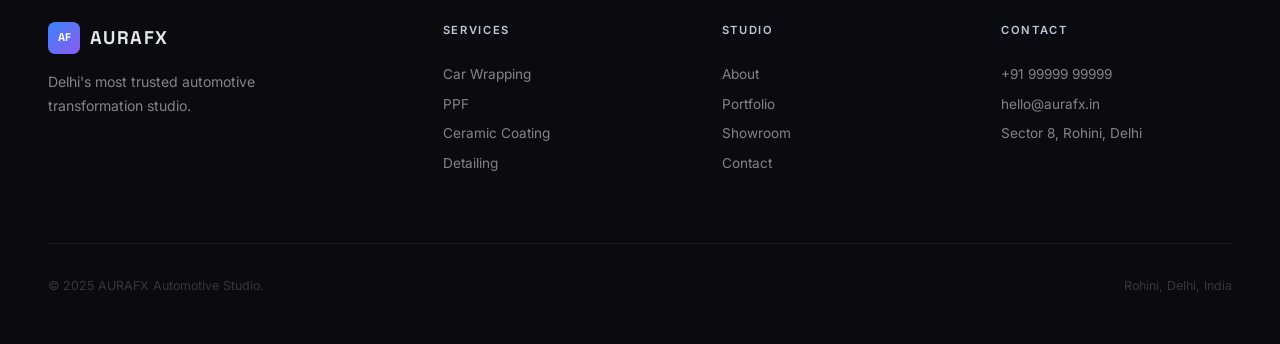
<file: services.html>
<!DOCTYPE html>
<html lang="en">
<head>
<meta charset="UTF-8"/>
<meta name="viewport" content="width=device-width, initial-scale=1.0"/>
<title>Services — AURAFX Automotive Studio</title>
<meta name="description" content="13 precision automotive services: car wrapping, PPF, ceramic coating, detailing, alloy customisation and more in Rohini, Delhi."/>
<link rel="stylesheet" href="style.css"/>
<style>
.page-hero{padding:calc(var(--nav-h) + 80px) 0 80px;position:relative;overflow:hidden;}
.page-hero__bg{position:absolute;inset:0;background:radial-gradient(ellipse 70% 50% at 60% 40%,rgba(59,130,246,0.06),transparent 60%),linear-gradient(180deg,var(--black),var(--surface));}
.page-hero__grid{position:absolute;inset:0;background-image:linear-gradient(var(--border) 1px,transparent 1px),linear-gradient(90deg,var(--border) 1px,transparent 1px);background-size:80px 80px;mask-image:radial-gradient(ellipse 60% 50% at 50% 50%,black,transparent);opacity:.5;}
.page-hero__content{position:relative;z-index:1;}
.filter-bar{position:sticky;top:var(--nav-h);z-index:100;background:rgba(11,11,15,0.9);backdrop-filter:blur(20px);border-bottom:1px solid var(--border);padding:0 var(--gutter);}
.filter-bar__inner{max-width:var(--container);margin:0 auto;display:flex;gap:0;overflow-x:auto;scrollbar-width:none;}
.filter-bar__inner::-webkit-scrollbar{display:none;}
.svc-filter-btn{padding:18px 24px;font-size:.78rem;font-weight:600;letter-spacing:.08em;text-transform:uppercase;color:var(--white-dim);border:none;border-bottom:2px solid transparent;background:none;cursor:pointer;white-space:nowrap;transition:color .3s,border-color .3s;}
.svc-filter-btn:hover{color:var(--white);}
.svc-filter-btn.active{color:var(--blue-bright);border-bottom-color:var(--blue);}
</style>
</head>
<body>

<style>
.svc-main{padding:80px 0 120px;}
.svc-category{margin-bottom:80px;}
.svc-category__header{margin-bottom:40px;padding-bottom:28px;border-bottom:1px solid var(--border);}
.svc-category__header h2{font-family:var(--font-display);font-size:1.6rem;font-weight:700;margin:10px 0 8px;}
.svc-category__header p{font-size:.88rem;color:var(--white-dim);max-width:560px;}
.svc-cards{display:grid;grid-template-columns:repeat(auto-fill,minmax(340px,1fr));gap:20px;}
.svc-card{background:var(--surface);border:1px solid var(--border);border-radius:var(--radius-lg);overflow:hidden;transition:transform .5s var(--ease-out),border-color .4s,box-shadow .5s;cursor:default;}
.svc-card:hover{transform:translateY(-8px);border-color:var(--border-active);box-shadow:0 32px 80px rgba(0,0,0,.4),0 0 0 1px rgba(59,130,246,.08);}
.svc-card__visual{height:200px;position:relative;display:flex;align-items:center;justify-content:center;overflow:hidden;}
.svc-card__icon{width:72px;height:72px;background:rgba(255,255,255,.03);border:1px solid var(--border);border-radius:18px;display:grid;place-items:center;transition:transform .4s var(--ease-out),background .4s;}
.svc-card:hover .svc-card__icon{transform:scale(1.1);background:var(--blue-subtle);border-color:rgba(59,130,246,.2);}
.svc-card__badge{position:absolute;top:14px;right:14px;font-size:.6rem;font-weight:700;letter-spacing:.12em;text-transform:uppercase;padding:4px 10px;border-radius:20px;background:rgba(59,130,246,.1);border:1px solid rgba(59,130,246,.25);color:var(--blue-bright);}
.svc-card__badge--popular{background:rgba(245,158,11,.1);border-color:rgba(245,158,11,.25);color:#F59E0B;}
.svc-card__badge--new{background:rgba(34,197,94,.1);border-color:rgba(34,197,94,.25);color:#22C55E;}
.svc-card__body{padding:24px;}
.svc-card__title{font-family:var(--font-display);font-size:1.05rem;font-weight:700;margin-bottom:8px;}
.svc-card__text{font-size:.84rem;color:var(--white-dim);line-height:1.65;margin-bottom:16px;}
.svc-card__tags{display:flex;flex-wrap:wrap;gap:6px;}
.svc-card__tag{font-size:.65rem;font-weight:600;letter-spacing:.06em;text-transform:uppercase;padding:3px 8px;border-radius:4px;background:rgba(255,255,255,.03);border:1px solid var(--border);color:var(--white-dim);}
.svc-card__footer{display:flex;justify-content:space-between;align-items:center;padding:18px 24px;border-top:1px solid var(--border);}
.svc-card__price{font-size:.78rem;color:var(--white-faint);}
.svc-card__price strong{font-size:.95rem;color:var(--white);font-family:var(--font-display);}
.svc-card__cta{padding:7px 16px;border-radius:6px;font-size:.75rem;font-weight:600;letter-spacing:.03em;text-transform:uppercase;background:var(--blue-subtle);border:1px solid rgba(59,130,246,.25);color:var(--blue-bright);transition:all .3s;}
.svc-card__cta:hover{background:var(--blue);color:#fff;box-shadow:0 0 16px var(--blue-glow);}
.booking-cta{margin-top:80px;background:var(--surface-2);border:1px solid var(--border);border-radius:var(--radius-lg);padding:56px 64px;display:flex;justify-content:space-between;align-items:center;gap:32px;position:relative;overflow:hidden;}
.booking-cta::before{content:'';position:absolute;top:0;left:0;right:0;height:1px;background:linear-gradient(90deg,transparent,var(--blue),transparent);}
.booking-cta__text h2{font-family:var(--font-display);font-size:1.8rem;font-weight:700;margin-bottom:10px;}
.booking-cta__text p{font-size:.9rem;color:var(--white-dim);max-width:440px;}
.booking-cta__actions{display:flex;gap:12px;flex-shrink:0;}
@media(max-width:768px){.svc-cards{grid-template-columns:1fr;}.booking-cta{flex-direction:column;padding:40px 24px;text-align:center;}.booking-cta__actions{width:100%;flex-direction:column;}.booking-cta__actions .btn{justify-content:center;}}
</style>


<!-- NAV -->
<nav class="nav" id="mainNav">
  <a href="index.html" class="nav-logo"><div class="nav-logo-mark">AF</div><span>AURAFX</span></a>
  <div class="nav-links">
    <a href="index.html">Home</a>
    <a href="services.html" class="active">Services</a>
    <a href="portfolio.html">Portfolio</a>
    <a href="about.html">About</a>
    <a href="showroom.html">Showroom</a>
    <a href="contact.html" class="nav-cta">Book Now</a>
  </div>
  <div class="nav-hamburger" id="hamburger"><span></span><span></span><span></span></div>
</nav>
<div class="nav-drawer" id="navDrawer">
  <a href="index.html">Home</a><a href="services.html">Services</a><a href="portfolio.html">Portfolio</a><a href="about.html">About</a><a href="showroom.html">Showroom</a><a href="contact.html">Book Now</a>
</div>

<!-- HERO -->
<section class="page-hero">
  <div class="page-hero__bg"></div>
  <div class="page-hero__grid"></div>
  <div class="container page-hero__content">
    <p class="label reveal">13 Specialisations</p>
    <h1 class="display-xl reveal reveal-d1">Every service.<br/>One standard.</h1>
    <p class="body-xl reveal reveal-d2" style="max-width:540px;">From a single panel to a complete transformation — each job is delivered with uncompromising precision.</p>
  </div>
</section>

<!-- FILTER BAR -->
<div class="filter-bar">
  <div class="filter-bar__inner">
    <button class="svc-filter-btn active" data-filter="all">All Services</button>
    <button class="svc-filter-btn" data-filter="wrap">Wrapping</button>
    <button class="svc-filter-btn" data-filter="protection">Protection</button>
    <button class="svc-filter-btn" data-filter="detailing">Detailing</button>
    <button class="svc-filter-btn" data-filter="custom">Customisation</button>
  </div>
</div>


<!-- MAIN -->
<div class="svc-main">
<div class="container">

<!-- WRAPPING -->
<div class="svc-category" data-category="wrap">
  <div class="svc-category__header reveal">
    <p class="label">Category 01</p>
    <h2>Vehicle Wrapping</h2>
    <p>Transform your car's colour without touching the original paint. Fully removable, protects resale value.</p>
  </div>
  <div class="svc-cards">
    <div class="svc-card reveal reveal-d1">
      <div class="svc-card__visual" style="background:linear-gradient(135deg,#0a1525,#0f2040);">
        <div class="svc-card__icon"><svg width="28" height="28" viewBox="0 0 28 28" fill="none"><rect x="3" y="8" width="22" height="12" rx="3" stroke="#3B82F6" stroke-width="1.5"/><circle cx="8" cy="22" r="2.5" stroke="#3B82F6" stroke-width="1.5"/><circle cx="20" cy="22" r="2.5" stroke="#3B82F6" stroke-width="1.5"/></svg></div>
        <span class="svc-card__badge svc-card__badge--popular">Most Popular</span>
      </div>
      <div class="svc-card__body">
        <h3 class="svc-card__title">Full Car Wrap</h3>
        <p class="svc-card__text">Complete exterior transformation. All panels, jambs, handles, and pillars wrapped flawlessly.</p>
        <div class="svc-card__tags"><span class="svc-card__tag">Gloss</span><span class="svc-card__tag">Matte</span><span class="svc-card__tag">Satin</span><span class="svc-card__tag">Chrome</span><span class="svc-card__tag">Colour Shift</span></div>
      </div>
      <div class="svc-card__footer"><div class="svc-card__price">From <strong>₹35,000</strong></div><a href="contact.html" class="svc-card__cta">Get Quote</a></div>
    </div>
    <div class="svc-card reveal reveal-d2">
      <div class="svc-card__visual" style="background:linear-gradient(135deg,#0a1020,#0f1830);">
        <div class="svc-card__icon"><svg width="28" height="28" viewBox="0 0 28 28" fill="none"><path d="M5 16c0-5 3-10 9-10s9 5 9 10" stroke="#3B82F6" stroke-width="1.5" stroke-linecap="round"/><path d="M5 16h18" stroke="#3B82F6" stroke-width="1.5"/></svg></div>
      </div>
      <div class="svc-card__body">
        <h3 class="svc-card__title">Partial / Panel Wrap</h3>
        <p class="svc-card__text">Bonnet, roof, pillars or any panel. Perfect for two-tone designs or targeted coverage.</p>
        <div class="svc-card__tags"><span class="svc-card__tag">Bonnet</span><span class="svc-card__tag">Roof</span><span class="svc-card__tag">Pillars</span></div>
      </div>
      <div class="svc-card__footer"><div class="svc-card__price">From <strong>₹8,000</strong></div><a href="contact.html" class="svc-card__cta">Get Quote</a></div>
    </div>
    <div class="svc-card reveal reveal-d3">
      <div class="svc-card__visual" style="background:linear-gradient(135deg,#10081a,#1a0d30);">
        <div class="svc-card__icon"><svg width="28" height="28" viewBox="0 0 28 28" fill="none"><circle cx="14" cy="14" r="10" stroke="#3B82F6" stroke-width="1.5"/><circle cx="14" cy="14" r="4" stroke="#3B82F6" stroke-width="1.5"/></svg></div>
        <span class="svc-card__badge svc-card__badge--new">New</span>
      </div>
      <div class="svc-card__body">
        <h3 class="svc-card__title">Colour Shift / Chameleon</h3>
        <p class="svc-card__text">Multi-tone films shifting colour in different light. Impossible with standard paint.</p>
        <div class="svc-card__tags"><span class="svc-card__tag">Dual-Tone</span><span class="svc-card__tag">Tri-Tone</span><span class="svc-card__tag">Pearl</span></div>
      </div>
      <div class="svc-card__footer"><div class="svc-card__price">From <strong>₹55,000</strong></div><a href="contact.html" class="svc-card__cta">Get Quote</a></div>
    </div>
    <div class="svc-card reveal reveal-d4">
      <div class="svc-card__visual" style="background:linear-gradient(135deg,#0a0a14,#141420);">
        <div class="svc-card__icon"><svg width="28" height="28" viewBox="0 0 28 28" fill="none"><path d="M6 10h16M6 14h12M6 18h8" stroke="#3B82F6" stroke-width="1.5" stroke-linecap="round"/></svg></div>
      </div>
      <div class="svc-card__body">
        <h3 class="svc-card__title">Custom Vinyl Graphics</h3>
        <p class="svc-card__text">Racing stripes, logos, artistic decals. Designed and cut in-house for a tailored result.</p>
        <div class="svc-card__tags"><span class="svc-card__tag">Stripes</span><span class="svc-card__tag">Decals</span><span class="svc-card__tag">Logos</span></div>
      </div>
      <div class="svc-card__footer"><div class="svc-card__price">From <strong>₹4,000</strong></div><a href="contact.html" class="svc-card__cta">Get Quote</a></div>
    </div>
  </div>
</div>


<!-- PROTECTION -->
<div class="svc-category" data-category="protection">
  <div class="svc-category__header reveal">
    <p class="label">Category 02</p>
    <h2>Paint Protection</h2>
    <p>Invisible armour preserving your finish from stone chips, scratches, UV, and contaminants.</p>
  </div>
  <div class="svc-cards">
    <div class="svc-card reveal reveal-d1">
      <div class="svc-card__visual" style="background:linear-gradient(135deg,#0a1a12,#0f2d1a);">
        <div class="svc-card__icon"><svg width="28" height="28" viewBox="0 0 28 28" fill="none"><path d="M14 3L5 8v8c0 5.5 4 10.5 9 12 5-1.5 9-6.5 9-12V8L14 3Z" stroke="#22C55E" stroke-width="1.5" stroke-linejoin="round"/><path d="M10 14l3 3 5-5" stroke="#22C55E" stroke-width="1.5" stroke-linecap="round" stroke-linejoin="round"/></svg></div>
        <span class="svc-card__badge svc-card__badge--popular">Best Value</span>
      </div>
      <div class="svc-card__body">
        <h3 class="svc-card__title">Paint Protection Film (PPF)</h3>
        <p class="svc-card__text">Self-healing TPU film absorbing stone chips and scratches. Gloss and matte finish available.</p>
        <div class="svc-card__tags"><span class="svc-card__tag">Self-Healing</span><span class="svc-card__tag">3M / STEK</span><span class="svc-card__tag">5yr Warranty</span></div>
      </div>
      <div class="svc-card__footer"><div class="svc-card__price">From <strong>₹25,000</strong></div><a href="contact.html" class="svc-card__cta">Get Quote</a></div>
    </div>
    <div class="svc-card reveal reveal-d2">
      <div class="svc-card__visual" style="background:linear-gradient(135deg,#150a20,#1e0f30);">
        <div class="svc-card__icon"><svg width="28" height="28" viewBox="0 0 28 28" fill="none"><circle cx="14" cy="14" r="10" stroke="#8B5CF6" stroke-width="1.5"/><path d="M10 14c0-2.2 1.8-4 4-4s4 1.8 4 4" stroke="#8B5CF6" stroke-width="1.5" stroke-linecap="round"/></svg></div>
      </div>
      <div class="svc-card__body">
        <h3 class="svc-card__title">Ceramic Coating</h3>
        <p class="svc-card__text">Nano-ceramic SiO₂ creating a permanent hydrophobic layer. Repels water, dirt, and UV for up to 5 years.</p>
        <div class="svc-card__tags"><span class="svc-card__tag">Hydrophobic</span><span class="svc-card__tag">UV Block</span><span class="svc-card__tag">5yr</span></div>
      </div>
      <div class="svc-card__footer"><div class="svc-card__price">From <strong>₹15,000</strong></div><a href="contact.html" class="svc-card__cta">Get Quote</a></div>
    </div>
    <div class="svc-card reveal reveal-d3">
      <div class="svc-card__visual" style="background:linear-gradient(135deg,#0a1510,#0f2518);">
        <div class="svc-card__icon"><svg width="28" height="28" viewBox="0 0 28 28" fill="none"><rect x="6" y="6" width="16" height="16" rx="2" stroke="#22C55E" stroke-width="1.5"/><path d="M6 12h16M6 18h16" stroke="#22C55E" stroke-width="1.5"/></svg></div>
        <span class="svc-card__badge svc-card__badge--new">UV Block</span>
      </div>
      <div class="svc-card__body">
        <h3 class="svc-card__title">Sun Control / UV Films</h3>
        <p class="svc-card__text">Window films rejecting solar heat, blocking 99% UV, reducing cabin glare.</p>
        <div class="svc-card__tags"><span class="svc-card__tag">99% UV</span><span class="svc-card__tag">Heat Reject</span><span class="svc-card__tag">Glare Reduce</span></div>
      </div>
      <div class="svc-card__footer"><div class="svc-card__price">From <strong>₹8,000</strong></div><a href="contact.html" class="svc-card__cta">Get Quote</a></div>
    </div>
  </div>
</div>


<!-- DETAILING -->
<div class="svc-category" data-category="detailing">
  <div class="svc-category__header reveal">
    <p class="label">Category 03</p>
    <h2>Detailing & Restoration</h2>
    <p>Deep-cleaning and restoration to showroom standard — or beyond it.</p>
  </div>
  <div class="svc-cards">
    <div class="svc-card reveal reveal-d1">
      <div class="svc-card__visual" style="background:linear-gradient(135deg,#1a1200,#2d1e00);">
        <div class="svc-card__icon"><svg width="28" height="28" viewBox="0 0 28 28" fill="none"><circle cx="14" cy="11" r="5" stroke="#F59E0B" stroke-width="1.5"/><path d="M6 22s2-6 8-6 8 6 8 6" stroke="#F59E0B" stroke-width="1.5" stroke-linecap="round"/></svg></div>
        <span class="svc-card__badge svc-card__badge--popular">Most Booked</span>
      </div>
      <div class="svc-card__body">
        <h3 class="svc-card__title">Interior & Exterior Detailing</h3>
        <p class="svc-card__text">Complete deep-clean, decontamination, and polishing of every surface.</p>
        <div class="svc-card__tags"><span class="svc-card__tag">Interior</span><span class="svc-card__tag">Exterior</span><span class="svc-card__tag">Polish</span></div>
      </div>
      <div class="svc-card__footer"><div class="svc-card__price">From <strong>₹5,000</strong></div><a href="contact.html" class="svc-card__cta">Get Quote</a></div>
    </div>
    <div class="svc-card reveal reveal-d2">
      <div class="svc-card__visual" style="background:linear-gradient(135deg,#1a1000,#2d1800);">
        <div class="svc-card__icon"><svg width="28" height="28" viewBox="0 0 28 28" fill="none"><circle cx="14" cy="14" r="8" stroke="#F59E0B" stroke-width="1.5"/><path d="M11 14l2.5 2.5 5-5" stroke="#F59E0B" stroke-width="1.5" stroke-linecap="round" stroke-linejoin="round"/></svg></div>
      </div>
      <div class="svc-card__body">
        <h3 class="svc-card__title">Paint Correction & Scratch Removal</h3>
        <p class="svc-card__text">Multi-stage machine polishing to remove swirls, scratches, and oxidation.</p>
        <div class="svc-card__tags"><span class="svc-card__tag">Swirl Remove</span><span class="svc-card__tag">2-Stage</span><span class="svc-card__tag">Gloss Restore</span></div>
      </div>
      <div class="svc-card__footer"><div class="svc-card__price">From <strong>₹8,000</strong></div><a href="contact.html" class="svc-card__cta">Get Quote</a></div>
    </div>
    <div class="svc-card reveal reveal-d3">
      <div class="svc-card__visual" style="background:linear-gradient(135deg,#140e00,#221600);">
        <div class="svc-card__icon"><svg width="28" height="28" viewBox="0 0 28 28" fill="none"><path d="M8 20L20 8M12 8h8v8" stroke="#F59E0B" stroke-width="1.5" stroke-linecap="round" stroke-linejoin="round"/></svg></div>
      </div>
      <div class="svc-card__body">
        <h3 class="svc-card__title">Headlight & Taillight Tinting</h3>
        <p class="svc-card__text">Smoked or tinted vinyl for a sportier look. Fully removable without residue.</p>
        <div class="svc-card__tags"><span class="svc-card__tag">Smoked</span><span class="svc-card__tag">Tinted</span><span class="svc-card__tag">Removable</span></div>
      </div>
      <div class="svc-card__footer"><div class="svc-card__price">From <strong>₹3,500</strong></div><a href="contact.html" class="svc-card__cta">Get Quote</a></div>
    </div>
  </div>
</div>


<!-- CUSTOMISATION -->
<div class="svc-category" data-category="custom">
  <div class="svc-category__header reveal">
    <p class="label">Category 04</p>
    <h2>Customisation & Styling</h2>
    <p>Details that make your car distinctly yours — from wheels to interior ambience.</p>
  </div>
  <div class="svc-cards">
    <div class="svc-card reveal reveal-d1">
      <div class="svc-card__visual" style="background:linear-gradient(135deg,#0a1818,#0d2828);">
        <div class="svc-card__icon"><svg width="28" height="28" viewBox="0 0 28 28" fill="none"><circle cx="14" cy="14" r="9" stroke="#06B6D4" stroke-width="1.5"/><circle cx="14" cy="14" r="4" stroke="#06B6D4" stroke-width="1.5"/><path d="M14 5v3M14 20v3M5 14h3M20 14h3" stroke="#06B6D4" stroke-width="1.5" stroke-linecap="round"/></svg></div>
      </div>
      <div class="svc-card__body">
        <h3 class="svc-card__title">Alloy Wheel Customisation</h3>
        <p class="svc-card__text">Powder coating or vinyl wrapping in any finish or colour.</p>
        <div class="svc-card__tags"><span class="svc-card__tag">Powder Coat</span><span class="svc-card__tag">Vinyl</span><span class="svc-card__tag">All Finishes</span></div>
      </div>
      <div class="svc-card__footer"><div class="svc-card__price">From <strong>₹6,000</strong></div><a href="contact.html" class="svc-card__cta">Get Quote</a></div>
    </div>
    <div class="svc-card reveal reveal-d2">
      <div class="svc-card__visual" style="background:linear-gradient(135deg,#1a0808,#2d1010);">
        <div class="svc-card__icon"><svg width="28" height="28" viewBox="0 0 28 28" fill="none"><path d="M7 20a6 6 0 016-6h2a6 6 0 016 6" stroke="#EF4444" stroke-width="1.5" stroke-linecap="round"/><circle cx="14" cy="12" r="2.5" stroke="#EF4444" stroke-width="1.5"/></svg></div>
      </div>
      <div class="svc-card__body">
        <h3 class="svc-card__title">Brake Caliper Painting</h3>
        <p class="svc-card__text">High-temperature paint in any colour. Visible through open alloy spokes.</p>
        <div class="svc-card__tags"><span class="svc-card__tag">Heat Resistant</span><span class="svc-card__tag">Any Colour</span></div>
      </div>
      <div class="svc-card__footer"><div class="svc-card__price">From <strong>₹3,000</strong></div><a href="contact.html" class="svc-card__cta">Get Quote</a></div>
    </div>
    <div class="svc-card reveal reveal-d3">
      <div class="svc-card__visual" style="background:linear-gradient(135deg,#0a0a14,#141420);">
        <div class="svc-card__icon"><svg width="28" height="28" viewBox="0 0 28 28" fill="none"><path d="M10 8h8l3 5H7l3-5Z" stroke="#06B6D4" stroke-width="1.5" stroke-linejoin="round"/><path d="M7 13v6a2 2 0 002 2h10a2 2 0 002-2v-6" stroke="#06B6D4" stroke-width="1.5"/></svg></div>
      </div>
      <div class="svc-card__body">
        <h3 class="svc-card__title">Chrome Delete / De-chrome</h3>
        <p class="svc-card__text">Replace chrome trim with gloss/satin black vinyl. Modernises the look instantly.</p>
        <div class="svc-card__tags"><span class="svc-card__tag">Gloss Black</span><span class="svc-card__tag">Satin</span><span class="svc-card__tag">Body Colour</span></div>
      </div>
      <div class="svc-card__footer"><div class="svc-card__price">From <strong>₹5,000</strong></div><a href="contact.html" class="svc-card__cta">Get Quote</a></div>
    </div>
    <div class="svc-card reveal reveal-d4">
      <div class="svc-card__visual" style="background:linear-gradient(135deg,#10081a,#1a0d2e);">
        <div class="svc-card__icon"><svg width="28" height="28" viewBox="0 0 28 28" fill="none"><rect x="5" y="8" width="18" height="12" rx="2" stroke="#8B5CF6" stroke-width="1.5"/><path d="M11 14h6M14 11v6" stroke="#8B5CF6" stroke-width="1.5" stroke-linecap="round"/></svg></div>
        <span class="svc-card__badge svc-card__badge--new">Premium</span>
      </div>
      <div class="svc-card__body">
        <h3 class="svc-card__title">Interior Customisation</h3>
        <p class="svc-card__text">Leather re-upholstery, contrast stitching, ambient lighting, alcantara accents.</p>
        <div class="svc-card__tags"><span class="svc-card__tag">Leather</span><span class="svc-card__tag">Alcantara</span><span class="svc-card__tag">Ambient</span></div>
      </div>
      <div class="svc-card__footer"><div class="svc-card__price">From <strong>₹20,000</strong></div><a href="contact.html" class="svc-card__cta">Get Quote</a></div>
    </div>
    <div class="svc-card reveal reveal-d5">
      <div class="svc-card__visual" style="background:linear-gradient(135deg,#0a1212,#0d2020);">
        <div class="svc-card__icon"><svg width="28" height="28" viewBox="0 0 28 28" fill="none"><path d="M5 20l3-6h12l3 6H5Z" stroke="#06B6D4" stroke-width="1.5" stroke-linejoin="round"/><path d="M8 14l-1.5-4h15l-1.5 4" stroke="#06B6D4" stroke-width="1.5" stroke-linejoin="round"/></svg></div>
      </div>
      <div class="svc-card__body">
        <h3 class="svc-card__title">Body Kit Installation</h3>
        <p class="svc-card__text">Splitters, side skirts, diffusers, spoilers — professionally fitted and colour-matched.</p>
        <div class="svc-card__tags"><span class="svc-card__tag">Splitters</span><span class="svc-card__tag">Skirts</span><span class="svc-card__tag">Spoilers</span></div>
      </div>
      <div class="svc-card__footer"><div class="svc-card__price">From <strong>₹12,000</strong></div><a href="contact.html" class="svc-card__cta">Get Quote</a></div>
    </div>
  </div>
</div>


<!-- BOOKING CTA -->
<div class="booking-cta reveal">
  <div class="booking-cta__text">
    <h2>Not sure what you need?</h2>
    <p>Our team will assess your car and recommend the right combination of services. No obligation.</p>
  </div>
  <div class="booking-cta__actions">
    <a href="contact.html" class="btn btn-primary">Book a Free Consult</a>
    <a href="https://wa.me/919999999999" class="btn btn-outline" target="_blank">WhatsApp Us</a>
  </div>
</div>

</div><!-- /container -->
</div><!-- /svc-main -->

<!-- FOOTER -->
<footer class="footer">
  <div class="container">
    <div class="footer-grid">
      <div class="footer-brand">
        <a href="index.html" class="nav-logo"><div class="nav-logo-mark">AF</div><span>AURAFX</span></a>
        <p>Delhi's most trusted automotive transformation studio.</p>
      </div>
      <div class="footer-col"><h4>Services</h4><a href="services.html">Car Wrapping</a><a href="services.html">PPF</a><a href="services.html">Ceramic Coating</a><a href="services.html">Detailing</a></div>
      <div class="footer-col"><h4>Studio</h4><a href="about.html">About</a><a href="portfolio.html">Portfolio</a><a href="showroom.html">Showroom</a><a href="contact.html">Contact</a></div>
      <div class="footer-col"><h4>Contact</h4><a href="tel:+919999999999">+91 99999 99999</a><a href="mailto:hello@aurafx.in">hello@aurafx.in</a><a href="contact.html">Sector 8, Rohini, Delhi</a></div>
    </div>
    <div class="footer-bottom"><span>© 2025 AURAFX Automotive Studio.</span><span>Rohini, Delhi, India</span></div>
  </div>
</footer>

<!-- WhatsApp Float -->
<a href="https://wa.me/919999999999" class="whatsapp-float" target="_blank" rel="noopener">
  <svg width="20" height="20" viewBox="0 0 20 20" fill="none"><path d="M10 1C5.03 1 1 5.03 1 10c0 1.72.48 3.33 1.31 4.7L1 19l4.43-1.28A9 9 0 0 0 10 19c4.97 0 9-4.03 9-9s-4.03-9-9-9Z" fill="#25D366"/><path d="M7.4 6.5c.16-.33.48-.44.69-.44.18 0 .34.01.49.01.16 0 .4.06.62.51.24.49.8 1.88.87 2.01.07.13.12.28.02.45-.09.18-.13.29-.27.45-.13.16-.27.35-.39.45-.12.13-.26.26-.11.5.15.24.66 1.07 1.42 1.74.62.55 1.26.8 1.5.91.24.11.39.09.54-.06.15-.16.63-.74.8-.97.17-.24.33-.2.56-.12.24.08 1.49.7 1.74.83.25.12.41.19.47.29.06.1.06.57-.13 1.13-.2.55-1.14 1.08-1.57 1.12-.4.03-.78.16-2.62-.57-2.44-.94-4.47-3.43-4.6-3.61-.16-.2-1.2-1.59-1.2-3.02 0-1.44.75-2.14 1-2.41.27-.26.58-.26.76-.26l.59.26Z" fill="white"/></svg>
  <span>WhatsApp Us</span>
</a>

<script src="script.js"></script>
</body>
</html>
</file>
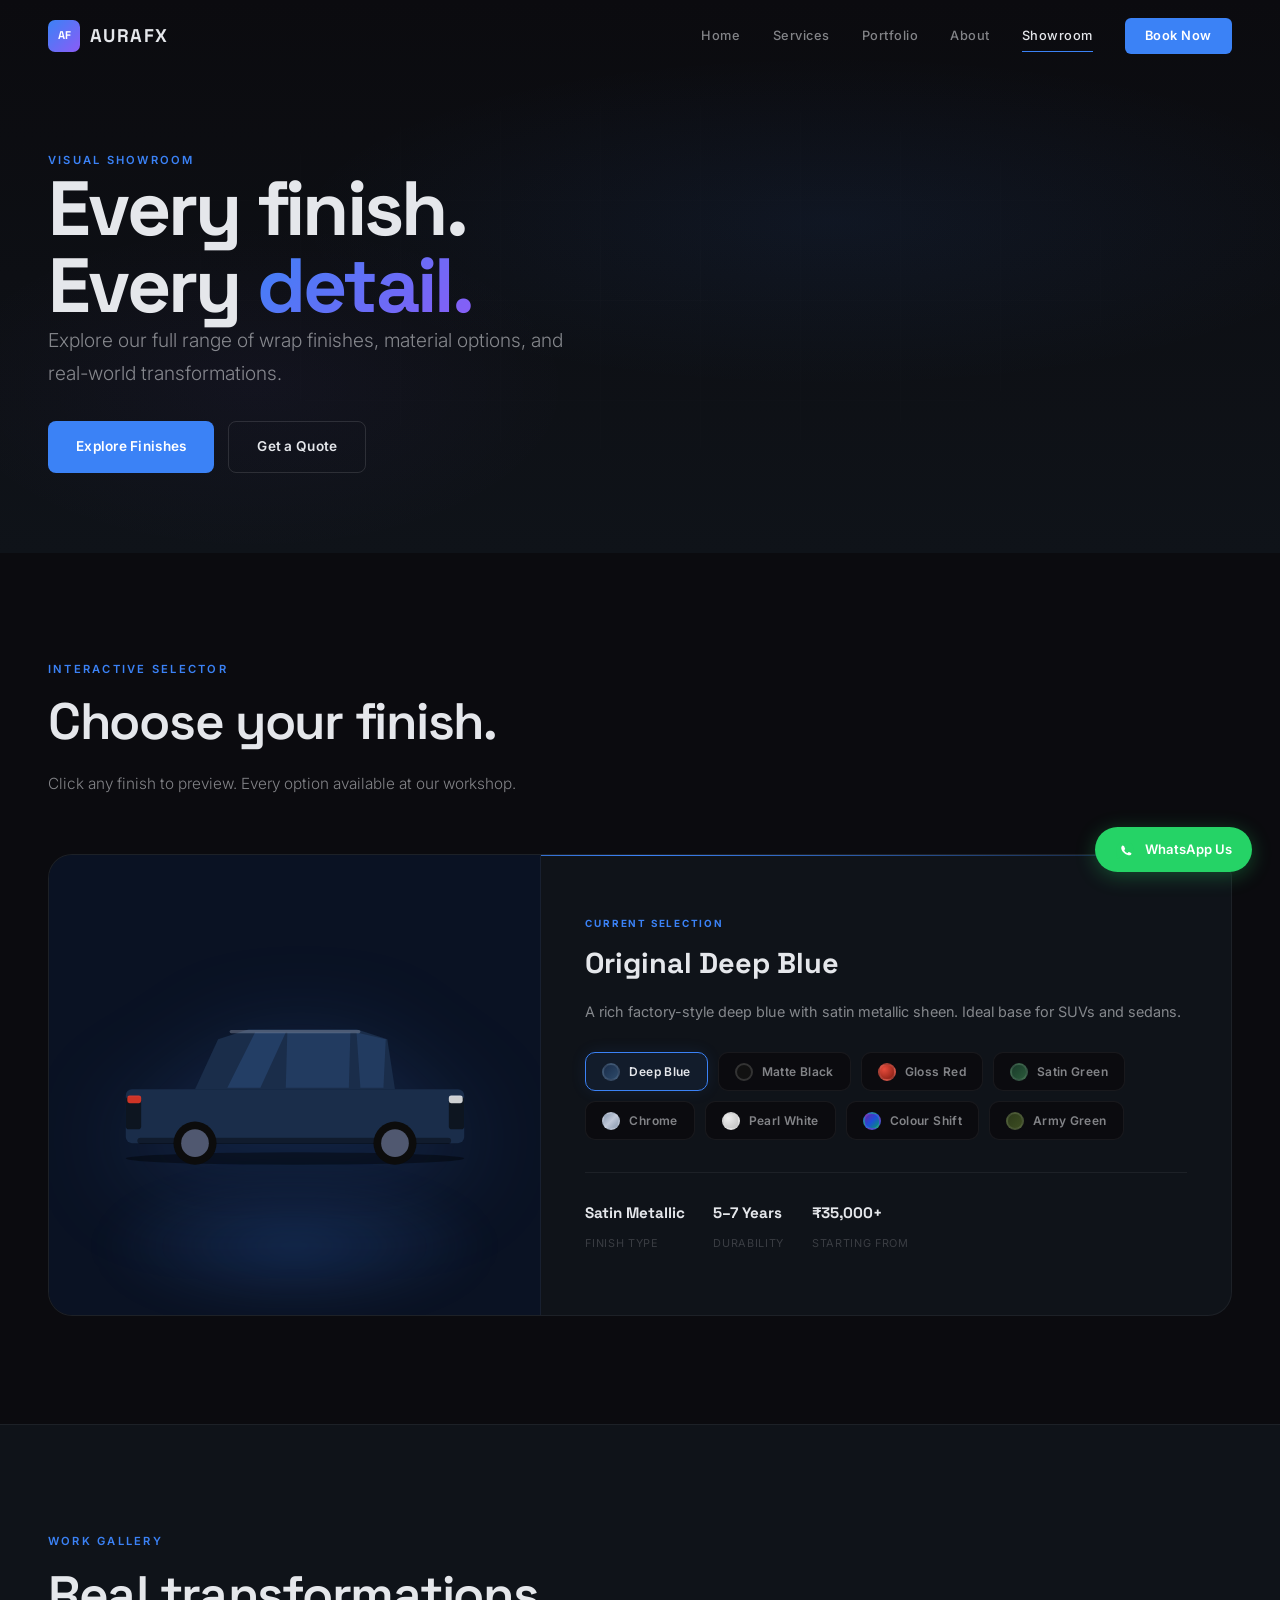
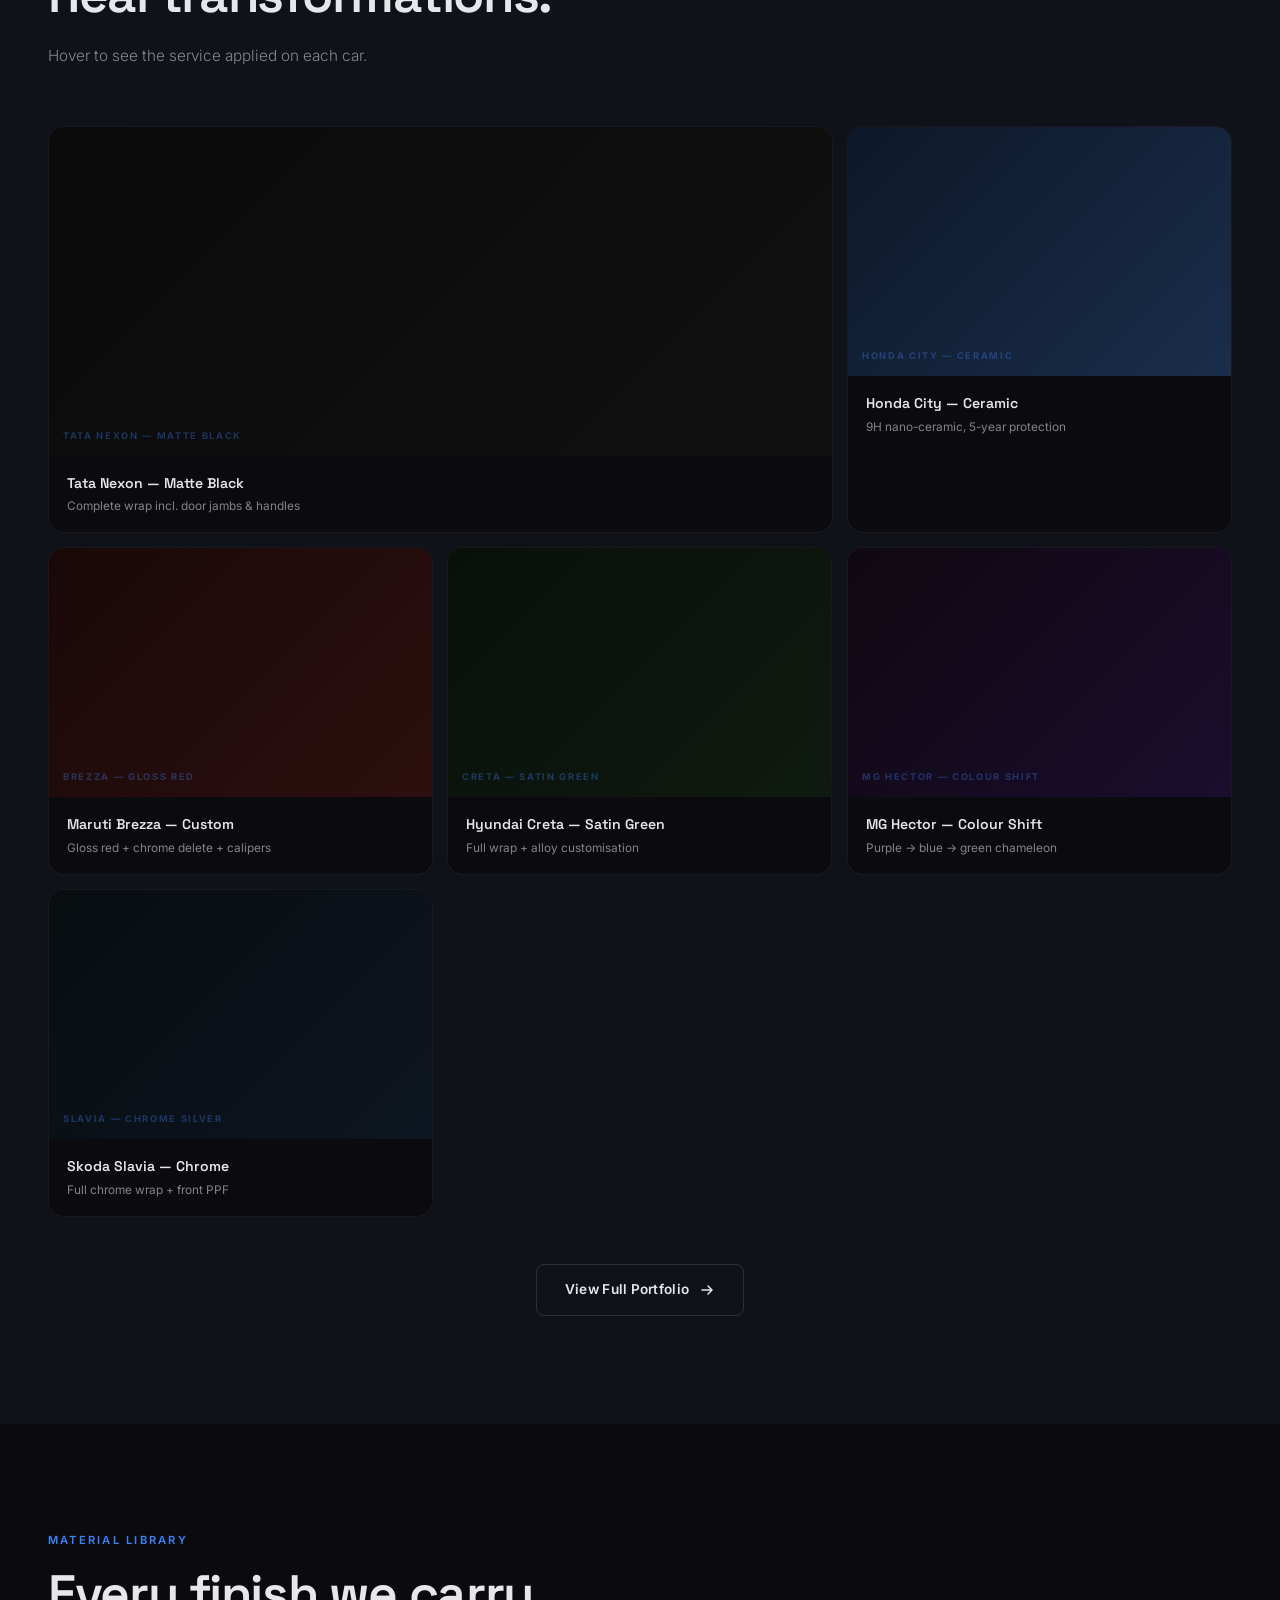
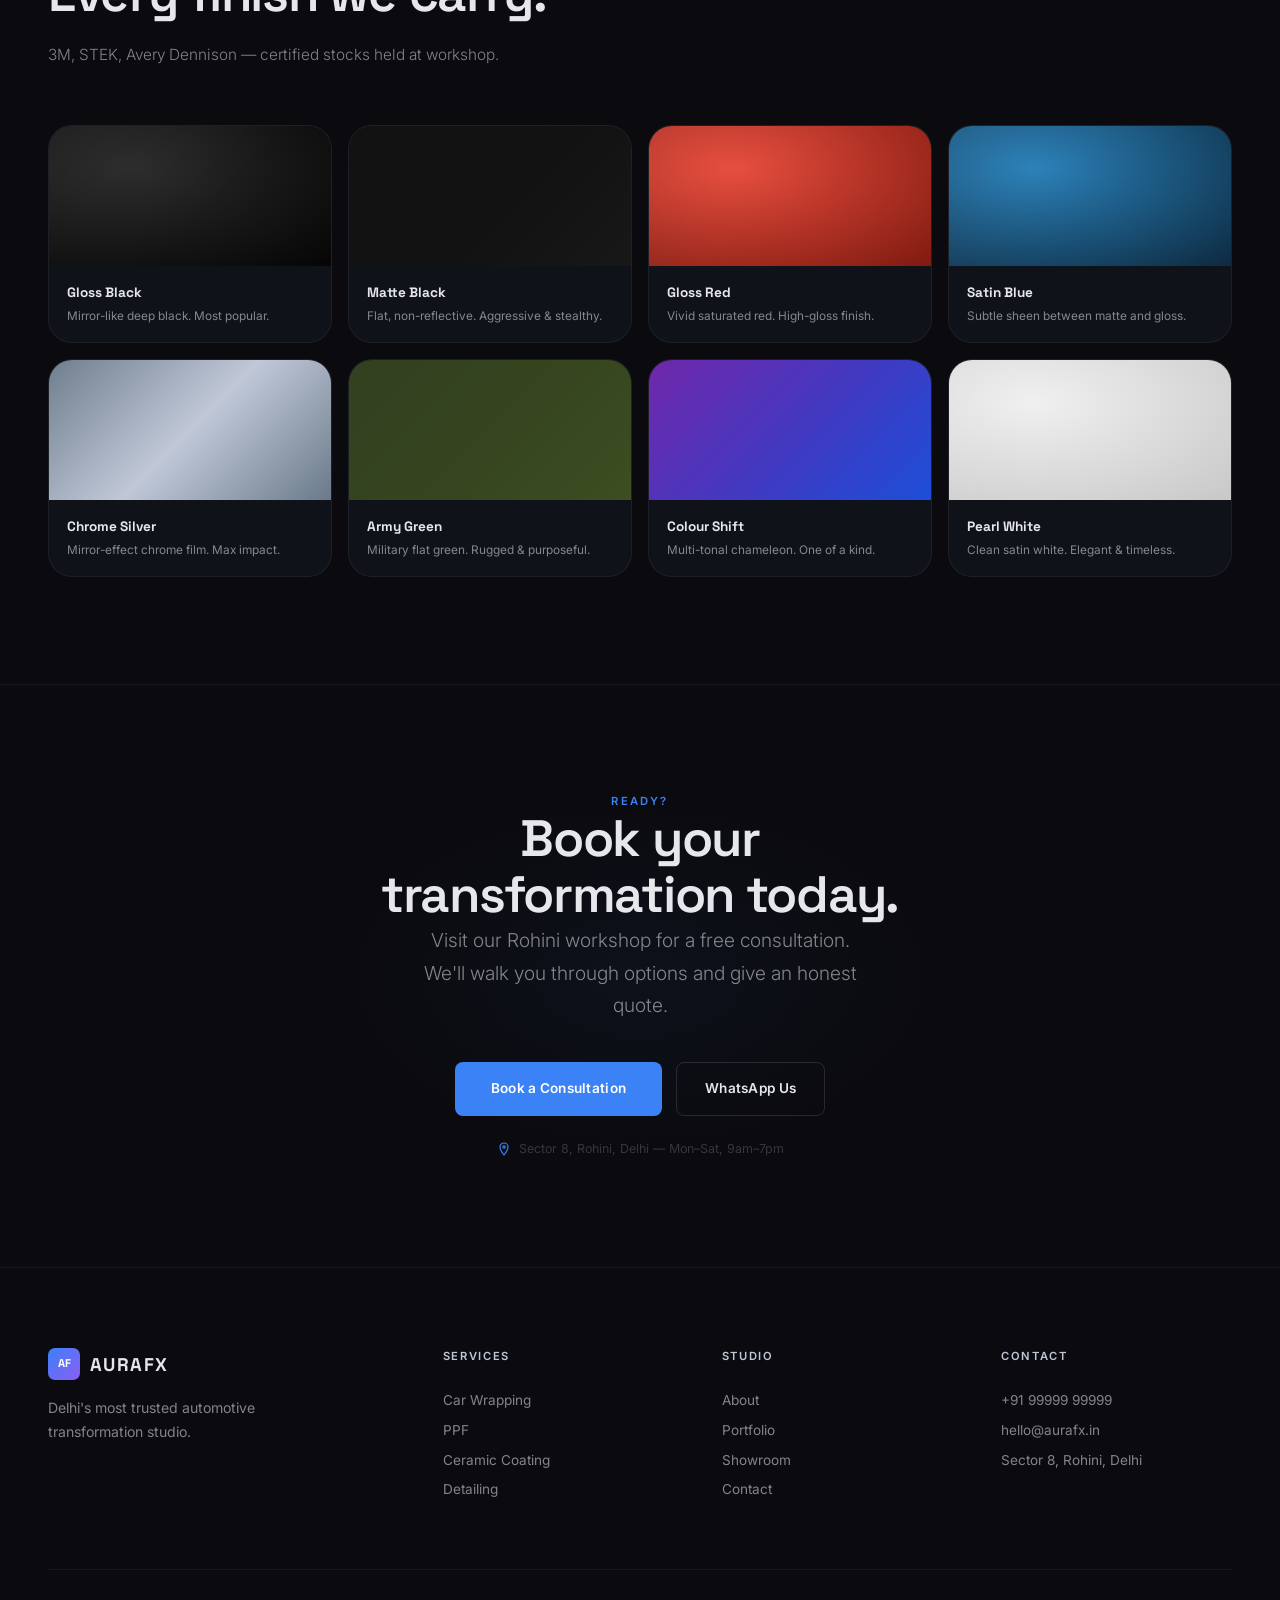
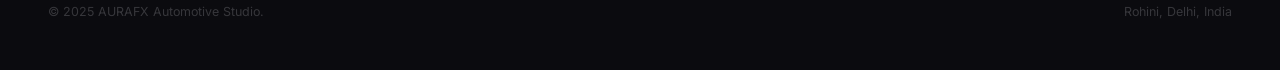
<file: showroom.html>
<!DOCTYPE html>
<html lang="en">
<head>
<meta charset="UTF-8"/>
<meta name="viewport" content="width=device-width, initial-scale=1.0"/>
<title>Visual Showroom — AURAFX Automotive Studio</title>
<meta name="description" content="Explore AURAFX's visual showroom. See wrap finishes, material library, and real car transformations."/>
<link rel="stylesheet" href="style.css"/>
<style>
.page-hero{padding:calc(var(--nav-h) + 80px) 0 80px;position:relative;overflow:hidden;}
.page-hero__bg{position:absolute;inset:0;background:radial-gradient(ellipse 70% 50% at 65% 40%,rgba(59,130,246,.07),transparent 60%),radial-gradient(ellipse 50% 60% at 20% 70%,rgba(139,92,246,.04),transparent 50%),linear-gradient(180deg,var(--black),var(--surface));}
.page-hero__grid{position:absolute;inset:0;background-image:linear-gradient(rgba(255,255,255,.015) 1px,transparent 1px),linear-gradient(90deg,rgba(255,255,255,.015) 1px,transparent 1px);background-size:100px 100px;mask-image:radial-gradient(ellipse 60% 50% at 50% 50%,black,transparent);opacity:.6;}
.page-hero__content{position:relative;z-index:1;}
.finish-section{padding:var(--section-pad) 0;background:var(--black);}
.finish-stage{margin-top:56px;background:var(--surface);border:1px solid var(--border);border-radius:var(--radius-lg);overflow:hidden;position:relative;}
.finish-stage::before{content:'';position:absolute;top:0;left:0;right:0;height:1px;background:linear-gradient(90deg,transparent,var(--blue),transparent);}
.finish-display{display:grid;grid-template-columns:1fr 1.4fr;min-height:460px;}
.finish-car-view{position:relative;display:grid;place-items:center;padding:40px;border-right:1px solid var(--border);overflow:hidden;transition:background .7s var(--ease-out);background:rgba(10,18,35,1);}
.finish-car-view::after{content:'';position:absolute;bottom:0;left:10%;right:10%;height:30%;background:radial-gradient(ellipse,var(--car-glow,rgba(59,130,246,.2)),transparent 70%);filter:blur(16px);transition:background .7s;}
.css-car-wrap{position:relative;z-index:1;width:100%;max-width:400px;}
.css-car-svg{width:100%;filter:drop-shadow(0 20px 50px var(--car-glow,rgba(59,130,246,.2)));transition:filter .7s;}
</style>
</head>
<body>

<style>
.finish-info{padding:44px;display:flex;flex-direction:column;justify-content:center;}
.finish-info__label{font-size:.62rem;font-weight:700;letter-spacing:.18em;text-transform:uppercase;color:var(--blue);margin-bottom:8px;}
.finish-info h2{font-family:var(--font-display);font-size:1.8rem;font-weight:700;margin-bottom:14px;}
.finish-info p{font-size:.9rem;color:var(--white-dim);line-height:1.7;margin-bottom:28px;}
.finish-tabs{display:flex;flex-wrap:wrap;gap:10px;margin-bottom:32px;}
.finish-tab{display:flex;align-items:center;gap:9px;padding:9px 16px;border-radius:10px;cursor:pointer;background:var(--black);border:1px solid var(--border);transition:all .3s var(--ease-out);}
.finish-tab:hover{border-color:rgba(59,130,246,.25);transform:translateY(-2px);}
.finish-tab.active{border-color:var(--blue);background:var(--blue-subtle);box-shadow:0 0 16px rgba(59,130,246,.1);}
.finish-tab__swatch{width:18px;height:18px;border-radius:50%;border:2px solid rgba(255,255,255,.1);flex-shrink:0;}
.finish-tab span{font-size:.75rem;font-weight:600;color:var(--white-dim);letter-spacing:.03em;}
.finish-tab.active span{color:var(--white);}
.finish-meta{display:flex;gap:28px;padding-top:28px;border-top:1px solid var(--border);}
.finish-meta__item strong{display:block;font-family:var(--font-display);font-size:.95rem;color:var(--white);margin-bottom:3px;}
.finish-meta__item span{font-size:.68rem;color:var(--white-faint);letter-spacing:.06em;text-transform:uppercase;}
.gallery-section{padding:var(--section-pad) 0;background:var(--surface);border-top:1px solid var(--border);}
.gallery-grid{display:grid;grid-template-columns:repeat(3,1fr);gap:14px;margin-top:56px;}
.gallery-item{border-radius:var(--radius);overflow:hidden;border:1px solid var(--border);position:relative;cursor:pointer;transition:transform .5s var(--ease-out),border-color .4s,box-shadow .5s;background:var(--black);}
.gallery-item:hover{transform:translateY(-6px);border-color:rgba(59,130,246,.2);box-shadow:0 20px 50px rgba(0,0,0,.4);}
.gallery-item--wide{grid-column:span 2;}
.gallery-thumb{width:100%;padding-bottom:65%;position:relative;overflow:hidden;}
.gallery-item--wide .gallery-thumb{padding-bottom:42%;}
.gallery-thumb__inner{position:absolute;inset:0;display:grid;place-items:center;}
.gallery-thumb__car{width:80%;max-width:280px;opacity:.85;}
.gallery-label{position:absolute;bottom:12px;left:14px;font-size:.58rem;font-weight:700;letter-spacing:.18em;text-transform:uppercase;color:rgba(59,130,246,.35);}
.gallery-overlay{position:absolute;inset:0;background:linear-gradient(0deg,rgba(0,0,0,.7),transparent 60%);opacity:0;transition:opacity .4s;display:flex;align-items:flex-end;padding:16px;}
.gallery-item:hover .gallery-overlay{opacity:1;}
.gallery-overlay span{font-size:.75rem;font-weight:600;color:var(--white);}
.gallery-meta{padding:16px 18px;}
.gallery-meta h3{font-family:var(--font-display);font-size:.88rem;font-weight:600;margin-bottom:3px;}
.gallery-meta p{font-size:.74rem;color:var(--white-dim);}
.materials-section{padding:var(--section-pad) 0;}
.materials-grid{display:grid;grid-template-columns:repeat(4,1fr);gap:16px;margin-top:56px;}
.material-card{border-radius:var(--radius-lg);overflow:hidden;border:1px solid var(--border);background:var(--surface);transition:transform .4s var(--ease-out),border-color .4s,box-shadow .4s;}
.material-card:hover{transform:translateY(-6px);border-color:rgba(59,130,246,.2);box-shadow:0 24px 60px rgba(0,0,0,.4);}
.material-swatch{height:140px;position:relative;overflow:hidden;}
.material-swatch::after{content:'';position:absolute;inset:0;background:linear-gradient(135deg,rgba(255,255,255,.03),transparent 60%);}
.material-info{padding:16px 18px;}
.material-info h3{font-family:var(--font-display);font-size:.85rem;font-weight:700;margin-bottom:4px;}
.material-info p{font-size:.74rem;color:var(--white-dim);line-height:1.5;}
.showroom-cta{padding:clamp(80px,12vh,140px) 0;text-align:center;border-top:1px solid var(--border);position:relative;overflow:hidden;}
.showroom-cta__glow{position:absolute;top:50%;left:50%;transform:translate(-50%,-50%);width:600px;height:350px;background:radial-gradient(ellipse,rgba(59,130,246,.05),transparent 70%);pointer-events:none;}
@media(max-width:1100px){.finish-display{grid-template-columns:1fr;}.finish-car-view{border-right:none;border-bottom:1px solid var(--border);min-height:280px;padding:32px;}.materials-grid{grid-template-columns:repeat(2,1fr);}.gallery-grid{grid-template-columns:repeat(2,1fr);}.gallery-item--wide{grid-column:span 1;}}
@media(max-width:768px){.materials-grid{grid-template-columns:1fr;}.gallery-grid{grid-template-columns:1fr;}.finish-info{padding:28px 20px;}.finish-tabs{gap:8px;}}
</style>


<!-- NAV -->
<nav class="nav" id="mainNav">
  <a href="index.html" class="nav-logo"><div class="nav-logo-mark">AF</div><span>AURAFX</span></a>
  <div class="nav-links">
    <a href="index.html">Home</a><a href="services.html">Services</a>
    <a href="portfolio.html">Portfolio</a><a href="about.html">About</a>
    <a href="showroom.html" class="active">Showroom</a><a href="contact.html" class="nav-cta">Book Now</a>
  </div>
  <div class="nav-hamburger" id="hamburger"><span></span><span></span><span></span></div>
</nav>
<div class="nav-drawer" id="navDrawer"><a href="index.html">Home</a><a href="services.html">Services</a><a href="portfolio.html">Portfolio</a><a href="about.html">About</a><a href="showroom.html">Showroom</a><a href="contact.html">Book Now</a></div>

<!-- HERO -->
<section class="page-hero">
  <div class="page-hero__bg"></div>
  <div class="page-hero__grid"></div>
  <div class="container page-hero__content">
    <p class="label reveal">Visual Showroom</p>
    <h1 class="display-xl reveal reveal-d1">Every finish.<br/>Every <span class="text-gradient">detail.</span></h1>
    <p class="body-xl reveal reveal-d2" style="max-width:520px;">Explore our full range of wrap finishes, material options, and real-world transformations.</p>
    <div class="reveal reveal-d3" style="display:flex;gap:14px;flex-wrap:wrap;margin-top:32px;">
      <a href="#finishes" class="btn btn-primary">Explore Finishes</a>
      <a href="contact.html" class="btn btn-outline">Get a Quote</a>
    </div>
  </div>
</section>

<!-- FINISH SELECTOR -->
<section class="finish-section" id="finishes">
  <div class="container">
    <div class="section-header">
      <p class="label reveal">Interactive Selector</p>
      <h2 class="display-lg reveal reveal-d1">Choose your finish.</h2>
      <p class="body-lg reveal reveal-d2">Click any finish to preview. Every option available at our workshop.</p>
    </div>
    <div class="finish-stage reveal-scale">
      <div class="finish-display">
        <div class="finish-car-view" id="finishCarView">
          <div class="css-car-wrap">
            <svg class="css-car-svg" id="carSvg" viewBox="0 0 520 220" fill="none" xmlns="http://www.w3.org/2000/svg">
              <ellipse cx="260" cy="210" rx="220" ry="8" fill="rgba(0,0,0,.4)"/>
              <rect x="40" y="120" width="440" height="70" rx="8" id="carBody" fill="#1a2d4a"/>
              <path d="M130 120 L160 55 L200 42 L340 42 L380 55 L390 120 Z" id="carCabin" fill="#1a2d4a"/>
              <path d="M208 46 L172 118 L215 118 L248 46 Z" fill="rgba(80,140,220,.18)"/>
              <path d="M340 46 L345 118 L375 118 L378 55 Z" fill="rgba(80,140,220,.15)"/>
              <path d="M250 46 L248 118 L330 118 L332 46 Z" fill="rgba(80,140,220,.15)"/>
              <rect x="460" y="130" width="20" height="42" rx="4" fill="#0d1520"/>
              <rect x="40" y="130" width="20" height="42" rx="4" fill="#0d1520"/>
              <rect x="460" y="128" width="18" height="10" rx="3" fill="rgba(255,255,255,.8)"/>
              <rect x="42" y="128" width="18" height="10" rx="3" fill="rgba(255,60,40,.8)"/>
              <rect x="55" y="183" width="408" height="8" rx="4" fill="rgba(0,0,0,.4)"/>
              <rect x="175" y="43" width="170" height="4" rx="2" fill="rgba(192,200,216,.3)"/>
              <circle cx="390" cy="190" r="28" fill="#0c0c0c"/><circle cx="390" cy="190" r="18" fill="#505870"/>
              <circle cx="130" cy="190" r="28" fill="#0c0c0c"/><circle cx="130" cy="190" r="18" fill="#505870"/>
            </svg>
          </div>
        </div>
        <div class="finish-info">
          <div class="finish-info__label">Current Selection</div>
          <h2 id="finishTitle">Original Deep Blue</h2>
          <p id="finishDesc">A rich factory-style deep blue with satin metallic sheen. Ideal base for SUVs and sedans.</p>
          <div class="finish-tabs">
            <div class="finish-tab active" data-key="blue"><div class="finish-tab__swatch" style="background:linear-gradient(135deg,#1a2d4a,#2d4a6a);"></div><span>Deep Blue</span></div>
            <div class="finish-tab" data-key="matte"><div class="finish-tab__swatch" style="background:#111;border-color:#333;"></div><span>Matte Black</span></div>
            <div class="finish-tab" data-key="red"><div class="finish-tab__swatch" style="background:radial-gradient(circle at 30% 30%,#e74c3c,#7f1a10);"></div><span>Gloss Red</span></div>
            <div class="finish-tab" data-key="satin"><div class="finish-tab__swatch" style="background:linear-gradient(135deg,#1a3a2a,#2a5a3a);"></div><span>Satin Green</span></div>
            <div class="finish-tab" data-key="chrome"><div class="finish-tab__swatch" style="background:linear-gradient(135deg,#8a9ab0,#c0c8d8,#8a9ab0);"></div><span>Chrome</span></div>
            <div class="finish-tab" data-key="white"><div class="finish-tab__swatch" style="background:radial-gradient(circle at 30% 30%,#eee,#c0c0c0);"></div><span>Pearl White</span></div>
            <div class="finish-tab" data-key="shift"><div class="finish-tab__swatch" style="background:linear-gradient(135deg,#6B21A8,#1d4ed8,#059669);"></div><span>Colour Shift</span></div>
            <div class="finish-tab" data-key="army"><div class="finish-tab__swatch" style="background:linear-gradient(135deg,#2d3a1a,#3d4e22);"></div><span>Army Green</span></div>
          </div>
          <div class="finish-meta">
            <div class="finish-meta__item"><strong id="finishType">Satin Metallic</strong><span>Finish Type</span></div>
            <div class="finish-meta__item"><strong id="finishDurability">5–7 Years</strong><span>Durability</span></div>
            <div class="finish-meta__item"><strong id="finishStart">₹35,000+</strong><span>Starting From</span></div>
          </div>
        </div>
      </div>
    </div>
  </div>
</section>


<!-- GALLERY -->
<section class="gallery-section">
  <div class="container">
    <div class="section-header">
      <p class="label reveal">Work Gallery</p>
      <h2 class="display-lg reveal reveal-d1">Real transformations.</h2>
      <p class="body-lg reveal reveal-d2">Hover to see the service applied on each car.</p>
    </div>
    <div class="gallery-grid">
      <div class="gallery-item gallery-item--wide reveal reveal-d1">
        <div class="gallery-thumb" style="background:linear-gradient(135deg,#0a0a0a,#111);">
          <span class="gallery-label">Tata Nexon — Matte Black</span>
          <div class="gallery-overlay"><span>Full Matte Black · 3M Wrap</span></div>
        </div>
        <div class="gallery-meta"><h3>Tata Nexon — Matte Black</h3><p>Complete wrap incl. door jambs & handles</p></div>
      </div>
      <div class="gallery-item reveal reveal-d2">
        <div class="gallery-thumb" style="background:linear-gradient(135deg,#0d1829,#1a2d4a);">
          <span class="gallery-label">Honda City — Ceramic</span>
          <div class="gallery-overlay"><span>9H Ceramic Coating</span></div>
        </div>
        <div class="gallery-meta"><h3>Honda City — Ceramic</h3><p>9H nano-ceramic, 5-year protection</p></div>
      </div>
      <div class="gallery-item reveal reveal-d1">
        <div class="gallery-thumb" style="background:linear-gradient(135deg,#1a0808,#2d0f0f);">
          <span class="gallery-label">Brezza — Gloss Red</span>
          <div class="gallery-overlay"><span>Gloss Red + Chrome Delete</span></div>
        </div>
        <div class="gallery-meta"><h3>Maruti Brezza — Custom</h3><p>Gloss red + chrome delete + calipers</p></div>
      </div>
      <div class="gallery-item reveal reveal-d2">
        <div class="gallery-thumb" style="background:linear-gradient(135deg,#08100a,#0f1a10);">
          <span class="gallery-label">Creta — Satin Green</span>
          <div class="gallery-overlay"><span>Satin Green Wrap</span></div>
        </div>
        <div class="gallery-meta"><h3>Hyundai Creta — Satin Green</h3><p>Full wrap + alloy customisation</p></div>
      </div>
      <div class="gallery-item reveal reveal-d3">
        <div class="gallery-thumb" style="background:linear-gradient(135deg,#100810,#1a0d2e);">
          <span class="gallery-label">MG Hector — Colour Shift</span>
          <div class="gallery-overlay"><span>Chameleon Colour Shift</span></div>
        </div>
        <div class="gallery-meta"><h3>MG Hector — Colour Shift</h3><p>Purple → blue → green chameleon</p></div>
      </div>
      <div class="gallery-item reveal reveal-d4">
        <div class="gallery-thumb" style="background:linear-gradient(135deg,#080d10,#0d1520);">
          <span class="gallery-label">Slavia — Chrome Silver</span>
          <div class="gallery-overlay"><span>Chrome PPF Wrap</span></div>
        </div>
        <div class="gallery-meta"><h3>Skoda Slavia — Chrome</h3><p>Full chrome wrap + front PPF</p></div>
      </div>
    </div>
    <div style="text-align:center;margin-top:48px;" class="reveal">
      <a href="portfolio.html" class="btn btn-outline">View Full Portfolio <svg width="16" height="16" viewBox="0 0 16 16" fill="none"><path d="M3 8h10M9 4l4 4-4 4" stroke="currentColor" stroke-width="1.5" stroke-linecap="round" stroke-linejoin="round"/></svg></a>
    </div>
  </div>
</section>

<!-- MATERIALS -->
<section class="materials-section">
  <div class="container">
    <div class="section-header">
      <p class="label reveal">Material Library</p>
      <h2 class="display-lg reveal reveal-d1">Every finish we carry.</h2>
      <p class="body-lg reveal reveal-d2">3M, STEK, Avery Dennison — certified stocks held at workshop.</p>
    </div>
    <div class="materials-grid">
      <div class="material-card reveal reveal-d1"><div class="material-swatch" style="background:radial-gradient(ellipse at 30% 30%,#2a2a2a,#050505);"></div><div class="material-info"><h3>Gloss Black</h3><p>Mirror-like deep black. Most popular.</p></div></div>
      <div class="material-card reveal reveal-d2"><div class="material-swatch" style="background:linear-gradient(135deg,#0a0a0a,#181818);"></div><div class="material-info"><h3>Matte Black</h3><p>Flat, non-reflective. Aggressive & stealthy.</p></div></div>
      <div class="material-card reveal reveal-d3"><div class="material-swatch" style="background:radial-gradient(ellipse at 30% 30%,#e74c3c,#7f1a10);"></div><div class="material-info"><h3>Gloss Red</h3><p>Vivid saturated red. High-gloss finish.</p></div></div>
      <div class="material-card reveal reveal-d4"><div class="material-swatch" style="background:radial-gradient(ellipse at 30% 30%,#2980b9,#0d2a40);"></div><div class="material-info"><h3>Satin Blue</h3><p>Subtle sheen between matte and gloss.</p></div></div>
      <div class="material-card reveal reveal-d1"><div class="material-swatch" style="background:linear-gradient(135deg,#6a7a8a,#c0c8d8,#6a7a8a);"></div><div class="material-info"><h3>Chrome Silver</h3><p>Mirror-effect chrome film. Max impact.</p></div></div>
      <div class="material-card reveal reveal-d2"><div class="material-swatch" style="background:linear-gradient(135deg,#2d3a1a,#3d4e22);"></div><div class="material-info"><h3>Army Green</h3><p>Military flat green. Rugged & purposeful.</p></div></div>
      <div class="material-card reveal reveal-d3"><div class="material-swatch" style="background:linear-gradient(135deg,#6B21A8,#1d4ed8,#059669);background-size:200% 200%;animation:shiftBg 4s ease infinite;"></div><div class="material-info"><h3>Colour Shift</h3><p>Multi-tonal chameleon. One of a kind.</p></div></div>
      <div class="material-card reveal reveal-d4"><div class="material-swatch" style="background:radial-gradient(ellipse at 30% 30%,#f0f0f0,#c8c8c8);"></div><div class="material-info"><h3>Pearl White</h3><p>Clean satin white. Elegant & timeless.</p></div></div>
    </div>
  </div>
</section>
<style>@keyframes shiftBg{0%,100%{background-position:0% 50%;}50%{background-position:100% 50%;}}</style>


<!-- CTA -->
<section class="showroom-cta">
  <div class="showroom-cta__glow"></div>
  <div class="container" style="position:relative;z-index:1;">
    <p class="label reveal">Ready?</p>
    <h2 class="display-lg reveal reveal-d1">Book your<br/>transformation today.</h2>
    <p class="body-xl reveal reveal-d2" style="max-width:460px;margin:0 auto 40px;">Visit our Rohini workshop for a free consultation. We'll walk you through options and give an honest quote.</p>
    <div class="reveal reveal-d3" style="display:flex;gap:14px;justify-content:center;flex-wrap:wrap;">
      <a href="contact.html" class="btn btn-primary" style="padding:16px 36px;">Book a Consultation</a>
      <a href="https://wa.me/919999999999" class="btn btn-outline" target="_blank">WhatsApp Us</a>
    </div>
    <p class="reveal reveal-d4" style="margin-top:24px;font-size:.78rem;color:var(--white-faint);display:flex;align-items:center;gap:8px;justify-content:center;">
      <svg width="14" height="14" viewBox="0 0 14 14" fill="none"><path d="M7 1a4 4 0 014 4c0 3-4 8-4 8S3 8 3 5a4 4 0 014-4Z" stroke="#3B82F6" stroke-width="1.2"/><circle cx="7" cy="5" r="1.2" stroke="#3B82F6" stroke-width="1.2"/></svg>
      Sector 8, Rohini, Delhi — Mon–Sat, 9am–7pm
    </p>
  </div>
</section>

<!-- FOOTER -->
<footer class="footer">
  <div class="container">
    <div class="footer-grid">
      <div class="footer-brand">
        <a href="index.html" class="nav-logo"><div class="nav-logo-mark">AF</div><span>AURAFX</span></a>
        <p>Delhi's most trusted automotive transformation studio.</p>
      </div>
      <div class="footer-col"><h4>Services</h4><a href="services.html">Car Wrapping</a><a href="services.html">PPF</a><a href="services.html">Ceramic Coating</a><a href="services.html">Detailing</a></div>
      <div class="footer-col"><h4>Studio</h4><a href="about.html">About</a><a href="portfolio.html">Portfolio</a><a href="showroom.html">Showroom</a><a href="contact.html">Contact</a></div>
      <div class="footer-col"><h4>Contact</h4><a href="tel:+919999999999">+91 99999 99999</a><a href="mailto:hello@aurafx.in">hello@aurafx.in</a><a href="contact.html">Sector 8, Rohini, Delhi</a></div>
    </div>
    <div class="footer-bottom"><span>© 2025 AURAFX Automotive Studio.</span><span>Rohini, Delhi, India</span></div>
  </div>
</footer>

<a href="https://wa.me/919999999999" class="whatsapp-float" target="_blank" rel="noopener">
  <svg width="20" height="20" viewBox="0 0 20 20" fill="none"><path d="M10 1C5.03 1 1 5.03 1 10c0 1.72.48 3.33 1.31 4.7L1 19l4.43-1.28A9 9 0 0 0 10 19c4.97 0 9-4.03 9-9s-4.03-9-9-9Z" fill="#25D366"/><path d="M7.4 6.5c.16-.33.48-.44.69-.44.18 0 .34.01.49.01.16 0 .4.06.62.51.24.49.8 1.88.87 2.01.07.13.12.28.02.45-.09.18-.13.29-.27.45-.13.16-.27.35-.39.45-.12.13-.26.26-.11.5.15.24.66 1.07 1.42 1.74.62.55 1.26.8 1.5.91.24.11.39.09.54-.06.15-.16.63-.74.8-.97.17-.24.33-.2.56-.12.24.08 1.49.7 1.74.83.25.12.41.19.47.29.06.1.06.57-.13 1.13-.2.55-1.14 1.08-1.57 1.12-.4.03-.78.16-2.62-.57-2.44-.94-4.47-3.43-4.6-3.61-.16-.2-1.2-1.59-1.2-3.02 0-1.44.75-2.14 1-2.41.27-.26.58-.26.76-.26l.59.26Z" fill="white"/></svg>
  <span>WhatsApp Us</span>
</a>

<script src="script.js"></script>
</body>
</html>
</file>
<file: style.css>
/* ============================================================
   AURAFX AUTOMOTIVE STUDIO — PREMIUM DESIGN SYSTEM v2.0
   Cinematic · Apple-level · 60fps Animations
   ============================================================ */

@import url('https://fonts.googleapis.com/css2?family=Inter:wght@300;400;500;600;700;800;900&family=Space+Grotesk:wght@300;400;500;600;700&display=swap');

/* ══════════════════════════════════════════
   CSS VARIABLES — DESIGN TOKENS
══════════════════════════════════════════ */
:root {
  /* Colors */
  --black:         #0B0B0F;
  --black-pure:    #000000;
  --graphite:      #111827;
  --graphite-2:    #1a2030;
  --graphite-3:    #242d3d;
  --surface:       #0f1319;
  --surface-2:     #161b26;
  --border:        rgba(255,255,255,0.06);
  --border-hover:  rgba(255,255,255,0.12);
  --border-active: rgba(59,130,246,0.4);
  --white:         #E5E7EB;
  --white-dim:     rgba(229,231,235,0.55);
  --white-faint:   rgba(229,231,235,0.2);
  --blue:          #3B82F6;
  --blue-bright:   #60A5FA;
  --blue-glow:     rgba(59,130,246,0.35);
  --blue-subtle:   rgba(59,130,246,0.08);
  --chrome:        #C0C8D8;
  --chrome-dim:    rgba(192,200,216,0.4);
  --accent-grad:   linear-gradient(135deg, #3B82F6 0%, #8B5CF6 100%);
  --glow-blue:     0 0 60px rgba(59,130,246,0.15), 0 0 120px rgba(59,130,246,0.05);

  /* Typography */
  --font-main:     'Inter', -apple-system, BlinkMacSystemFont, sans-serif;
  --font-display:  'Space Grotesk', -apple-system, sans-serif;

  /* Spacing */
  --section-pad:   clamp(80px, 12vh, 160px);
  --container:     1320px;
  --gutter:        clamp(20px, 4vw, 48px);

  /* Easing — Cinematic */
  --ease-out:      cubic-bezier(0.16, 1, 0.3, 1);
  --ease-in-out:   cubic-bezier(0.76, 0, 0.24, 1);
  --ease-spring:   cubic-bezier(0.34, 1.56, 0.64, 1);
  --ease-smooth:   cubic-bezier(0.25, 0.1, 0.25, 1);

  /* Layout */
  --nav-h:         72px;
  --radius:        16px;
  --radius-lg:     24px;
  --radius-sm:     8px;
}

/* ══════════════════════════════════════════
   RESET & BASE
══════════════════════════════════════════ */
*, *::before, *::after {
  box-sizing: border-box;
  margin: 0;
  padding: 0;
}

html {
  font-size: 16px;
  -webkit-font-smoothing: antialiased;
  -moz-osx-font-smoothing: grayscale;
  scroll-behavior: auto; /* JS handles smooth scroll */
}

body {
  background: var(--black);
  color: var(--white);
  font-family: var(--font-main);
  line-height: 1.6;
  overflow-x: hidden;
  -webkit-text-size-adjust: 100%;
}

img, video { display: block; max-width: 100%; height: auto; }
a { color: inherit; text-decoration: none; }
button { cursor: pointer; font-family: inherit; border: none; background: none; color: inherit; }
ul, ol { list-style: none; }

/* Scrollbar */
::-webkit-scrollbar { width: 4px; }
::-webkit-scrollbar-track { background: transparent; }
::-webkit-scrollbar-thumb { background: var(--graphite-3); border-radius: 4px; }
::selection { background: rgba(59,130,246,0.25); color: var(--white); }

/* ══════════════════════════════════════════
   TYPOGRAPHY — Apple-Level Hierarchy
══════════════════════════════════════════ */
.display-hero {
  font-family: var(--font-display);
  font-size: clamp(3rem, 8vw, 7rem);
  font-weight: 700;
  line-height: 0.95;
  letter-spacing: -0.04em;
  color: var(--white);
}

.display-xl {
  font-family: var(--font-display);
  font-size: clamp(2.5rem, 6vw, 5rem);
  font-weight: 700;
  line-height: 1.0;
  letter-spacing: -0.035em;
}

.display-lg {
  font-family: var(--font-display);
  font-size: clamp(1.8rem, 4vw, 3.5rem);
  font-weight: 600;
  line-height: 1.1;
  letter-spacing: -0.025em;
}

.display-md {
  font-family: var(--font-display);
  font-size: clamp(1.4rem, 2.5vw, 2rem);
  font-weight: 600;
  line-height: 1.2;
  letter-spacing: -0.02em;
}

.body-xl {
  font-size: clamp(1.1rem, 1.5vw, 1.35rem);
  line-height: 1.7;
  color: var(--white-dim);
  font-weight: 300;
}

.body-lg {
  font-size: clamp(0.95rem, 1.2vw, 1.1rem);
  line-height: 1.75;
  color: var(--white-dim);
  font-weight: 300;
}

.body-md {
  font-size: 0.92rem;
  line-height: 1.7;
  color: var(--white-dim);
}

.label {
  font-size: 0.7rem;
  font-weight: 600;
  letter-spacing: 0.2em;
  text-transform: uppercase;
  color: var(--blue);
}

.label-dim {
  font-size: 0.7rem;
  font-weight: 500;
  letter-spacing: 0.15em;
  text-transform: uppercase;
  color: var(--white-faint);
}

/* Gradient text */
.text-gradient {
  background: var(--accent-grad);
  -webkit-background-clip: text;
  -webkit-text-fill-color: transparent;
  background-clip: text;
}

/* ══════════════════════════════════════════
   LAYOUT
══════════════════════════════════════════ */
.container {
  max-width: var(--container);
  margin: 0 auto;
  padding: 0 var(--gutter);
}

.section {
  padding: var(--section-pad) 0;
  position: relative;
}

.section-header {
  margin-bottom: clamp(48px, 6vh, 80px);
}

.section-header.center { text-align: center; }
.section-header .label { margin-bottom: 16px; display: block; }
.section-header h2 { margin-bottom: 20px; }
.section-header p { max-width: 560px; }
.section-header.center p { margin: 0 auto; }

/* ══════════════════════════════════════════
   NAVIGATION — Premium Glassmorphism
══════════════════════════════════════════ */
.nav {
  position: fixed;
  top: 0; left: 0; right: 0;
  z-index: 1000;
  height: var(--nav-h);
  display: flex;
  align-items: center;
  justify-content: space-between;
  padding: 0 var(--gutter);
  transition: all 0.6s var(--ease-out);
}

.nav::after {
  content: '';
  position: absolute;
  bottom: 0; left: 0; right: 0;
  height: 1px;
  background: var(--border);
  opacity: 0;
  transition: opacity 0.6s;
}

.nav.scrolled {
  background: rgba(11,11,15,0.8);
  backdrop-filter: blur(24px) saturate(180%);
  -webkit-backdrop-filter: blur(24px) saturate(180%);
}

.nav.scrolled::after { opacity: 1; }

.nav-logo {
  display: flex;
  align-items: center;
  gap: 10px;
  font-family: var(--font-display);
  font-size: 1.15rem;
  font-weight: 700;
  letter-spacing: 0.08em;
  text-transform: uppercase;
  color: var(--white);
  z-index: 10;
}

.nav-logo-mark {
  width: 32px; height: 32px;
  background: var(--accent-grad);
  border-radius: 7px;
  display: grid; place-items: center;
  font-size: 0.7rem;
  font-weight: 800;
  color: #fff;
  letter-spacing: 0;
}

.nav-links {
  display: flex;
  align-items: center;
  gap: 32px;
}

.nav-links a {
  font-size: 0.8rem;
  font-weight: 500;
  letter-spacing: 0.04em;
  color: var(--white-dim);
  transition: color 0.3s;
  position: relative;
}

.nav-links a::after {
  content: '';
  position: absolute;
  bottom: -6px; left: 0;
  width: 0; height: 1.5px;
  background: var(--blue);
  transition: width 0.4s var(--ease-out);
}

.nav-links a:hover { color: var(--white); }
.nav-links a:hover::after { width: 100%; }
.nav-links a.active { color: var(--white); }
.nav-links a.active::after { width: 100%; }

.nav-cta {
  padding: 8px 20px !important;
  background: var(--blue) !important;
  color: #fff !important;
  border-radius: 6px !important;
  font-weight: 600 !important;
  transition: all 0.3s var(--ease-out) !important;
}
.nav-cta::after { display: none !important; }
.nav-cta:hover {
  background: var(--blue-bright) !important;
  transform: translateY(-1px) !important;
  box-shadow: var(--glow-blue) !important;
}

/* Hamburger */
.nav-hamburger {
  display: none;
  flex-direction: column;
  gap: 5px;
  padding: 8px;
  cursor: pointer;
  z-index: 10;
}
.nav-hamburger span {
  display: block;
  width: 22px; height: 1.5px;
  background: var(--white);
  transition: all 0.3s var(--ease-out);
  transform-origin: center;
}
.nav-hamburger.open span:nth-child(1) { transform: translateY(6.5px) rotate(45deg); }
.nav-hamburger.open span:nth-child(2) { opacity: 0; transform: scaleX(0); }
.nav-hamburger.open span:nth-child(3) { transform: translateY(-6.5px) rotate(-45deg); }

/* Mobile Drawer */
.nav-drawer {
  display: none;
  position: fixed;
  inset: 0;
  background: rgba(11,11,15,0.98);
  backdrop-filter: blur(32px);
  flex-direction: column;
  align-items: center;
  justify-content: center;
  gap: 0;
  z-index: 999;
  opacity: 0;
  pointer-events: none;
  transition: opacity 0.4s var(--ease-out);
}
.nav-drawer.open { opacity: 1; pointer-events: all; }
.nav-drawer a {
  font-family: var(--font-display);
  font-size: 1.6rem;
  font-weight: 500;
  padding: 16px 0;
  color: var(--white-dim);
  transition: color 0.3s, transform 0.3s;
}
.nav-drawer a:hover { color: var(--white); transform: translateX(8px); }

/* ══════════════════════════════════════════
   BUTTONS — Premium with Micro-interactions
══════════════════════════════════════════ */
.btn {
  display: inline-flex;
  align-items: center;
  gap: 10px;
  padding: 14px 28px;
  border-radius: var(--radius-sm);
  font-size: 0.85rem;
  font-weight: 600;
  letter-spacing: 0.02em;
  transition: all 0.4s var(--ease-out);
  position: relative;
  overflow: hidden;
}

.btn-primary {
  background: var(--blue);
  color: #fff;
}
.btn-primary:hover {
  background: var(--blue-bright);
  transform: translateY(-2px);
  box-shadow: 0 8px 32px rgba(59,130,246,0.3), 0 2px 8px rgba(59,130,246,0.2);
}

.btn-outline {
  border: 1px solid var(--border-hover);
  color: var(--white);
  background: transparent;
}
.btn-outline:hover {
  border-color: var(--blue);
  background: var(--blue-subtle);
  transform: translateY(-2px);
}

.btn-ghost {
  color: var(--white-dim);
  padding: 14px 0;
}
.btn-ghost:hover { color: var(--white); }
.btn-ghost svg { transition: transform 0.3s var(--ease-out); }
.btn-ghost:hover svg { transform: translateX(4px); }

/* ══════════════════════════════════════════
   CARDS — Glass-style with Depth
══════════════════════════════════════════ */
.card {
  background: var(--surface);
  border: 1px solid var(--border);
  border-radius: var(--radius-lg);
  overflow: hidden;
  transition: transform 0.5s var(--ease-out), border-color 0.4s, box-shadow 0.5s;
  will-change: transform;
}
.card:hover {
  transform: translateY(-8px);
  border-color: var(--border-hover);
  box-shadow: 0 32px 80px rgba(0,0,0,0.4), var(--glow-blue);
}

/* ══════════════════════════════════════════
   CINEMATIC SCROLL ANIMATIONS
══════════════════════════════════════════ */

/* Reveal system — elements animate in on scroll */
.reveal {
  opacity: 0;
  transform: translateY(60px);
  transition: opacity 1s var(--ease-out), transform 1s var(--ease-out);
  will-change: opacity, transform;
}
.reveal.revealed {
  opacity: 1;
  transform: translateY(0);
}

/* Staggered delays */
.reveal-d1 { transition-delay: 0.1s; }
.reveal-d2 { transition-delay: 0.2s; }
.reveal-d3 { transition-delay: 0.3s; }
.reveal-d4 { transition-delay: 0.4s; }
.reveal-d5 { transition-delay: 0.5s; }
.reveal-d6 { transition-delay: 0.6s; }

/* Reveal variants */
.reveal-scale {
  opacity: 0;
  transform: scale(0.92);
  transition: opacity 1.2s var(--ease-out), transform 1.2s var(--ease-out);
  will-change: opacity, transform;
}
.reveal-scale.revealed { opacity: 1; transform: scale(1); }

.reveal-left {
  opacity: 0;
  transform: translateX(-60px);
  transition: opacity 1s var(--ease-out), transform 1s var(--ease-out);
}
.reveal-left.revealed { opacity: 1; transform: translateX(0); }

.reveal-right {
  opacity: 0;
  transform: translateX(60px);
  transition: opacity 1s var(--ease-out), transform 1s var(--ease-out);
}
.reveal-right.revealed { opacity: 1; transform: translateX(0); }

/* Parallax layer classes */
.parallax-slow { will-change: transform; }
.parallax-med  { will-change: transform; }
.parallax-fast { will-change: transform; }

/* ══════════════════════════════════════════
   DECORATIVE ELEMENTS
══════════════════════════════════════════ */
.glow-line {
  height: 1px;
  background: linear-gradient(90deg, transparent, var(--blue), transparent);
  opacity: 0.6;
}

.glow-orb {
  position: absolute;
  border-radius: 50%;
  filter: blur(80px);
  pointer-events: none;
  will-change: transform;
}

.grid-bg {
  position: absolute;
  inset: 0;
  background-image:
    linear-gradient(rgba(255,255,255,0.02) 1px, transparent 1px),
    linear-gradient(90deg, rgba(255,255,255,0.02) 1px, transparent 1px);
  background-size: 80px 80px;
  mask-image: radial-gradient(ellipse 70% 60% at 50% 50%, black, transparent);
  pointer-events: none;
}

/* ══════════════════════════════════════════
   WHATSAPP FLOAT
══════════════════════════════════════════ */
.whatsapp-float {
  position: fixed;
  bottom: 28px; right: 28px;
  z-index: 900;
  display: flex;
  align-items: center;
  gap: 10px;
  background: #25D366;
  color: #fff;
  padding: 12px 20px;
  border-radius: 50px;
  font-size: 0.82rem;
  font-weight: 600;
  box-shadow: 0 4px 20px rgba(37,211,102,0.3);
  transition: transform 0.3s var(--ease-out), box-shadow 0.3s;
}
.whatsapp-float:hover {
  transform: translateY(-3px) scale(1.02);
  box-shadow: 0 8px 32px rgba(37,211,102,0.4);
}
.whatsapp-float svg { flex-shrink: 0; }

/* ══════════════════════════════════════════
   FOOTER — Minimal & Premium
══════════════════════════════════════════ */
.footer {
  border-top: 1px solid var(--border);
  padding: 80px 0 48px;
  background: var(--black);
}

.footer-grid {
  display: grid;
  grid-template-columns: 1.5fr 1fr 1fr 1fr;
  gap: 48px;
}

.footer-brand p {
  font-size: 0.88rem;
  color: var(--white-dim);
  line-height: 1.7;
  max-width: 280px;
  margin-top: 16px;
}

.footer-col h4 {
  font-size: 0.7rem;
  font-weight: 600;
  letter-spacing: 0.15em;
  text-transform: uppercase;
  color: var(--chrome);
  margin-bottom: 20px;
}
.footer-col a {
  display: block;
  font-size: 0.85rem;
  color: var(--white-dim);
  padding: 4px 0;
  transition: color 0.3s;
}
.footer-col a:hover { color: var(--blue-bright); }

.footer-bottom {
  margin-top: 64px;
  padding-top: 32px;
  border-top: 1px solid var(--border);
  display: flex;
  justify-content: space-between;
  align-items: center;
  font-size: 0.78rem;
  color: var(--white-faint);
}

/* ══════════════════════════════════════════
   RESPONSIVE — Mobile First Fixes
══════════════════════════════════════════ */
@media (max-width: 1024px) {
  .footer-grid { grid-template-columns: 1fr 1fr; gap: 40px; }
}

@media (max-width: 768px) {
  :root { --nav-h: 64px; }

  .nav-links { display: none; }
  .nav-hamburger { display: flex; }
  .nav-drawer { display: flex; }

  .footer-grid { grid-template-columns: 1fr; gap: 32px; }
  .footer-bottom { flex-direction: column; gap: 12px; text-align: center; }

  .whatsapp-float span:not(:first-child) { display: none; }
  .whatsapp-float { padding: 14px; border-radius: 50%; }

  .section { padding: clamp(60px, 8vh, 100px) 0; }
}

@media (max-width: 480px) {
  :root { --gutter: 20px; }
}
</file>
<file: index.css>
/* ============================================================
   AURAFX — HOME PAGE · CINEMATIC SCENES
   Scene-based scroll storytelling
   ============================================================ */

/* ══════════════════════════════════════════
   SCENE 1 — IMMERSION (Hero)
══════════════════════════════════════════ */
.scene-immersion {
  position: relative;
  min-height: 100vh;
  min-height: 100dvh;
  display: flex;
  align-items: center;
  overflow: hidden;
  padding: 0 var(--gutter);
}

/* Cinematic background layers */
.scene-immersion__bg {
  position: absolute;
  inset: 0;
  z-index: 0;
}

.scene-immersion__gradient {
  position: absolute;
  inset: 0;
  background:
    radial-gradient(ellipse 80% 50% at 65% 45%, rgba(59,130,246,0.08) 0%, transparent 60%),
    radial-gradient(ellipse 60% 70% at 25% 70%, rgba(139,92,246,0.04) 0%, transparent 50%),
    linear-gradient(180deg, var(--black) 0%, #080a12 100%);
}

.scene-immersion__grid {
  position: absolute;
  inset: 0;
  background-image:
    linear-gradient(rgba(255,255,255,0.015) 1px, transparent 1px),
    linear-gradient(90deg, rgba(255,255,255,0.015) 1px, transparent 1px);
  background-size: 100px 100px;
  mask-image: radial-gradient(ellipse 60% 50% at 50% 50%, black 20%, transparent 80%);
  opacity: 0.7;
}

.scene-immersion__fog {
  position: absolute;
  bottom: 0; left: 0; right: 0;
  height: 40%;
  background: linear-gradient(0deg, var(--black) 0%, transparent 100%);
  z-index: 1;
}

/* Car reveal stage */
.scene-immersion__stage {
  position: absolute;
  right: 0;
  top: 50%;
  transform: translateY(-50%);
  width: 60%;
  max-width: 820px;
  z-index: 1;
  pointer-events: none;
}

.car-reveal {
  position: relative;
  width: 100%;
  padding-bottom: 45%;
}

.car-reveal__body {
  position: absolute;
  inset: 10% 5% 15% 5%;
  background: linear-gradient(165deg, #1a2540 0%, #0d1420 50%, #0B0B0F 100%);
  border-radius: 45% 42% 8% 8% / 55% 55% 25% 25%;
  border: 1px solid rgba(59,130,246,0.08);
  box-shadow:
    0 0 80px rgba(59,130,246,0.08),
    inset 0 1px 0 rgba(255,255,255,0.03);
}

.car-reveal__body::before {
  content: '';
  position: absolute;
  top: -25%; left: 12%;
  width: 50%; height: 60%;
  background: linear-gradient(165deg, #1e2d48 0%, #131e30 100%);
  border-radius: 40% 40% 4% 4%;
  border: 1px solid rgba(59,130,246,0.06);
}

.car-reveal__glow {
  position: absolute;
  bottom: -8%; left: 8%; right: 8%;
  height: 20%;
  background: radial-gradient(ellipse, rgba(59,130,246,0.2) 0%, transparent 70%);
  filter: blur(16px);
}

.car-reveal__spotlight {
  position: absolute;
  top: -60%; left: 25%; right: 25%;
  height: 100%;
  background: conic-gradient(from 270deg at 50% 0%, rgba(59,130,246,0.06) 0deg, transparent 45deg);
  filter: blur(30px);
  opacity: 0.8;
}

/* Hero content */
.scene-immersion__content {
  position: relative;
  z-index: 2;
  max-width: 600px;
}

.hero-eyebrow {
  display: flex;
  align-items: center;
  gap: 14px;
  margin-bottom: 28px;
}

.hero-eyebrow__dot {
  width: 5px; height: 5px;
  background: var(--blue);
  border-radius: 50%;
  box-shadow: 0 0 8px var(--blue-glow);
}

.hero-headline {
  margin-bottom: 16px;
}

.hero-headline em {
  font-style: italic;
  background: linear-gradient(135deg, #60A5FA 0%, #A78BFA 100%);
  -webkit-background-clip: text;
  -webkit-text-fill-color: transparent;
  background-clip: text;
}

.hero-subline {
  font-family: var(--font-display);
  font-size: clamp(1.1rem, 2vw, 1.5rem);
  font-weight: 300;
  color: var(--chrome-dim);
  letter-spacing: 0.01em;
  margin-bottom: 24px;
}

.hero-desc {
  max-width: 480px;
  margin-bottom: 44px;
}

.hero-actions {
  display: flex;
  gap: 14px;
  flex-wrap: wrap;
}

/* Scroll indicator */
.scroll-indicator {
  position: absolute;
  bottom: 40px;
  left: 50%;
  transform: translateX(-50%);
  display: flex;
  flex-direction: column;
  align-items: center;
  gap: 10px;
  z-index: 3;
}

.scroll-indicator__mouse {
  width: 20px; height: 32px;
  border: 1.5px solid rgba(255,255,255,0.2);
  border-radius: 10px;
  position: relative;
}

.scroll-indicator__dot {
  position: absolute;
  top: 6px; left: 50%;
  transform: translateX(-50%);
  width: 3px; height: 6px;
  background: var(--blue);
  border-radius: 2px;
  animation: scrollPulse 2.2s var(--ease-out) infinite;
}

@keyframes scrollPulse {
  0% { transform: translateX(-50%) translateY(0); opacity: 1; }
  70% { transform: translateX(-50%) translateY(12px); opacity: 0; }
  100% { transform: translateX(-50%) translateY(0); opacity: 0; }
}

.scroll-indicator__text {
  font-size: 0.62rem;
  letter-spacing: 0.2em;
  text-transform: uppercase;
  color: var(--white-faint);
}

/* Stats bar */
.hero-stats {
  position: absolute;
  bottom: 48px;
  right: var(--gutter);
  display: flex;
  gap: 40px;
  z-index: 3;
}

.hero-stat {
  text-align: center;
}
.hero-stat__number {
  font-family: var(--font-display);
  font-size: 1.5rem;
  font-weight: 700;
  color: var(--white);
  letter-spacing: -0.02em;
}
.hero-stat__label {
  font-size: 0.65rem;
  letter-spacing: 0.1em;
  text-transform: uppercase;
  color: var(--white-faint);
  margin-top: 4px;
}

/* ══════════════════════════════════════════
   SCENE 2 — PROBLEM STATE
══════════════════════════════════════════ */
.scene-problem {
  position: relative;
  padding: var(--section-pad) 0;
  overflow: hidden;
}

.scene-problem__bg {
  position: absolute;
  inset: 0;
  background: linear-gradient(180deg, var(--black) 0%, #0a0c14 50%, var(--black) 100%);
}

.scene-problem__content {
  position: relative;
  z-index: 1;
  text-align: center;
  max-width: 700px;
  margin: 0 auto;
}

.scene-problem__visual {
  position: relative;
  margin-top: 60px;
  border-radius: var(--radius-lg);
  overflow: hidden;
  border: 1px solid var(--border);
  aspect-ratio: 16/9;
  background: linear-gradient(135deg, #0d0f14 0%, #161a22 50%, #0d0f14 100%);
  display: flex;
  align-items: center;
  justify-content: center;
}

.scene-problem__car-worn {
  width: 70%;
  height: 60%;
  background: linear-gradient(160deg, #1a1a1a 0%, #252525 40%, #1a1a1a 100%);
  border-radius: 30% 30% 8% 8% / 50% 50% 20% 20%;
  position: relative;
  opacity: 0.6;
  filter: grayscale(0.4);
}

.scene-problem__car-worn::after {
  content: '';
  position: absolute;
  inset: 0;
  background: 
    repeating-linear-gradient(45deg, transparent, transparent 4px, rgba(255,255,255,0.02) 4px, rgba(255,255,255,0.02) 5px);
  border-radius: inherit;
}

.scene-problem__overlay-text {
  position: absolute;
  bottom: 24px;
  left: 50%;
  transform: translateX(-50%);
  font-size: 0.7rem;
  letter-spacing: 0.15em;
  text-transform: uppercase;
  color: var(--white-faint);
  background: rgba(0,0,0,0.6);
  padding: 6px 16px;
  border-radius: 4px;
}

/* ══════════════════════════════════════════
   SCENE 3 — TRANSFORMATION PROCESS
══════════════════════════════════════════ */
.scene-transform {
  position: relative;
  padding: var(--section-pad) 0;
  overflow: hidden;
  background: var(--surface);
  border-top: 1px solid var(--border);
  border-bottom: 1px solid var(--border);
}

.transform-steps {
  display: grid;
  grid-template-columns: repeat(4, 1fr);
  gap: 2px;
  margin-top: 60px;
  border-radius: var(--radius-lg);
  overflow: hidden;
}

.transform-step {
  position: relative;
  padding: 48px 32px;
  background: var(--black);
  text-align: center;
  transition: background 0.5s var(--ease-out);
  cursor: default;
}

.transform-step:hover {
  background: rgba(59,130,246,0.04);
}

.transform-step__number {
  font-family: var(--font-display);
  font-size: 3.5rem;
  font-weight: 700;
  color: rgba(59,130,246,0.12);
  line-height: 1;
  margin-bottom: 20px;
  transition: color 0.5s;
}
.transform-step:hover .transform-step__number { color: rgba(59,130,246,0.25); }

.transform-step__icon {
  width: 56px; height: 56px;
  margin: 0 auto 20px;
  background: var(--blue-subtle);
  border: 1px solid rgba(59,130,246,0.15);
  border-radius: 14px;
  display: grid;
  place-items: center;
  transition: transform 0.4s var(--ease-out), background 0.4s;
}
.transform-step:hover .transform-step__icon {
  transform: scale(1.08);
  background: rgba(59,130,246,0.12);
}

.transform-step__title {
  font-family: var(--font-display);
  font-size: 1rem;
  font-weight: 600;
  margin-bottom: 10px;
}

.transform-step__desc {
  font-size: 0.82rem;
  color: var(--white-dim);
  line-height: 1.6;
}

/* ══════════════════════════════════════════
   SCENE 4 — SERVICES PREVIEW
══════════════════════════════════════════ */
.scene-services {
  position: relative;
  padding: var(--section-pad) 0;
}

.services-grid {
  display: grid;
  grid-template-columns: repeat(3, 1fr);
  gap: 16px;
}

.service-preview-card {
  position: relative;
  background: var(--surface);
  border: 1px solid var(--border);
  border-radius: var(--radius-lg);
  padding: 0;
  overflow: hidden;
  transition: all 0.5s var(--ease-out);
  cursor: pointer;
}

.service-preview-card:hover {
  border-color: var(--border-active);
  transform: translateY(-6px);
  box-shadow: 0 24px 64px rgba(0,0,0,0.4), 0 0 0 1px rgba(59,130,246,0.1);
}

.service-preview-card__visual {
  height: 180px;
  position: relative;
  overflow: hidden;
}

.service-preview-card__gradient {
  position: absolute;
  inset: 0;
  opacity: 0.9;
}

.service-preview-card__label {
  position: absolute;
  bottom: 14px; left: 16px;
  font-size: 0.6rem;
  letter-spacing: 0.2em;
  text-transform: uppercase;
  color: rgba(255,255,255,0.5);
  font-weight: 600;
}

.service-preview-card__body {
  padding: 24px;
}

.service-preview-card__title {
  font-family: var(--font-display);
  font-size: 1.05rem;
  font-weight: 600;
  margin-bottom: 8px;
}

.service-preview-card__text {
  font-size: 0.82rem;
  color: var(--white-dim);
  line-height: 1.6;
}

.service-preview-card__arrow {
  position: absolute;
  top: 20px; right: 20px;
  width: 32px; height: 32px;
  background: rgba(255,255,255,0.04);
  border: 1px solid var(--border);
  border-radius: 50%;
  display: grid;
  place-items: center;
  transition: all 0.4s var(--ease-out);
  opacity: 0;
}
.service-preview-card:hover .service-preview-card__arrow {
  opacity: 1;
  background: var(--blue);
  border-color: var(--blue);
}

/* ══════════════════════════════════════════
   SCENE 5 — CRAFT & DETAIL
══════════════════════════════════════════ */
.scene-craft {
  position: relative;
  padding: var(--section-pad) 0;
  background: var(--surface);
  border-top: 1px solid var(--border);
}

.craft-grid {
  display: grid;
  grid-template-columns: 1fr 1fr;
  gap: 64px;
  align-items: center;
}

.craft-visual {
  display: grid;
  grid-template-columns: 1fr 1fr;
  grid-template-rows: 200px 180px;
  gap: 12px;
}

.craft-tile {
  border-radius: var(--radius);
  border: 1px solid var(--border);
  overflow: hidden;
  transition: transform 0.5s var(--ease-out);
}
.craft-tile:hover { transform: scale(1.03); }
.craft-tile--tall { grid-row: span 2; }
.craft-tile-1 { background: linear-gradient(135deg, #0d1829 0%, #1a2d4a 100%); }
.craft-tile-2 { background: linear-gradient(135deg, #1a0a2e 0%, #2d1b4e 100%); }
.craft-tile-3 { background: linear-gradient(135deg, #0f1a0f 0%, #1a2d1a 100%); }
.craft-tile-4 { background: linear-gradient(135deg, #1a1200 0%, #2d2000 100%); }

.craft-text .label { margin-bottom: 14px; }
.craft-text h2 { margin-bottom: 24px; }
.craft-text p { margin-bottom: 32px; }

.craft-stats {
  display: flex;
  gap: 32px;
  padding-top: 32px;
  border-top: 1px solid var(--border);
}
.craft-stat__value {
  font-family: var(--font-display);
  font-size: 1.3rem;
  font-weight: 700;
  color: var(--white);
}
.craft-stat__label {
  font-size: 0.72rem;
  color: var(--white-dim);
  text-transform: uppercase;
  letter-spacing: 0.08em;
  margin-top: 4px;
}

/* ══════════════════════════════════════════
   SCENE 6 — TESTIMONIALS
══════════════════════════════════════════ */
.scene-testimonials {
  padding: var(--section-pad) 0;
}

.testimonials-grid {
  display: grid;
  grid-template-columns: repeat(3, 1fr);
  gap: 20px;
}

.testimonial-card {
  background: var(--surface);
  border: 1px solid var(--border);
  border-radius: var(--radius-lg);
  padding: 32px;
  transition: border-color 0.4s, transform 0.5s var(--ease-out);
}
.testimonial-card:hover {
  border-color: var(--border-hover);
  transform: translateY(-4px);
}

.testimonial-card__stars {
  color: #F59E0B;
  font-size: 0.85rem;
  letter-spacing: 0.1em;
  margin-bottom: 16px;
}

.testimonial-card__text {
  font-size: 0.9rem;
  color: var(--white-dim);
  line-height: 1.7;
  font-style: italic;
  margin-bottom: 24px;
}

.testimonial-card__author {
  display: flex;
  align-items: center;
  gap: 12px;
}

.testimonial-card__avatar {
  width: 38px; height: 38px;
  background: var(--blue-subtle);
  border: 1px solid rgba(59,130,246,0.2);
  border-radius: 50%;
  display: grid; place-items: center;
  font-size: 0.68rem;
  font-weight: 700;
  color: var(--blue-bright);
}

.testimonial-card__name {
  font-size: 0.85rem;
  font-weight: 600;
}
.testimonial-card__car {
  font-size: 0.72rem;
  color: var(--white-faint);
}

/* ══════════════════════════════════════════
   SCENE 7 — FINAL CTA
══════════════════════════════════════════ */
.scene-cta {
  position: relative;
  padding: clamp(100px, 15vh, 180px) 0;
  text-align: center;
  overflow: hidden;
  border-top: 1px solid var(--border);
}

.scene-cta__bg {
  position: absolute;
  inset: 0;
  background: linear-gradient(180deg, var(--black) 0%, var(--surface) 50%, var(--black) 100%);
}

.scene-cta__glow {
  position: absolute;
  top: 50%; left: 50%;
  transform: translate(-50%, -50%);
  width: 700px; height: 400px;
  background: radial-gradient(ellipse, rgba(59,130,246,0.06), transparent 70%);
  pointer-events: none;
}

.scene-cta__content {
  position: relative;
  z-index: 1;
  max-width: 640px;
  margin: 0 auto;
}

.scene-cta__content .label { margin-bottom: 16px; }
.scene-cta__content h2 { margin-bottom: 20px; }
.scene-cta__content p { margin: 0 auto 44px; max-width: 480px; }

.cta-buttons {
  display: flex;
  gap: 14px;
  justify-content: center;
  flex-wrap: wrap;
}

.scene-cta__location {
  margin-top: 28px;
  font-size: 0.8rem;
  color: var(--white-faint);
  display: flex;
  align-items: center;
  gap: 8px;
  justify-content: center;
}

/* ══════════════════════════════════════════
   RESPONSIVE — HOME PAGE
══════════════════════════════════════════ */
@media (max-width: 1100px) {
  .scene-immersion__stage { width: 50%; opacity: 0.6; }
  .services-grid { grid-template-columns: repeat(2, 1fr); }
  .transform-steps { grid-template-columns: repeat(2, 1fr); }
  .craft-grid { grid-template-columns: 1fr; gap: 48px; }
}

@media (max-width: 768px) {
  .scene-immersion {
    padding-top: 120px;
    padding-bottom: 160px;
    align-items: flex-start;
  }
  .scene-immersion__stage {
    position: absolute;
    width: 90%;
    right: -10%;
    opacity: 0.3;
  }
  .hero-stats {
    position: relative;
    bottom: auto; right: auto;
    margin-top: 48px;
    gap: 24px;
    flex-wrap: wrap;
  }
  .scroll-indicator { display: none; }
  .services-grid { grid-template-columns: 1fr; }
  .transform-steps { grid-template-columns: 1fr; }
  .testimonials-grid { grid-template-columns: 1fr; }
  .craft-visual { grid-template-rows: 160px 140px; }
  .craft-tile--tall { grid-row: span 1; }
}

@media (max-width: 480px) {
  .hero-actions { flex-direction: column; }
  .hero-actions .btn { width: 100%; justify-content: center; }
}
</file>
